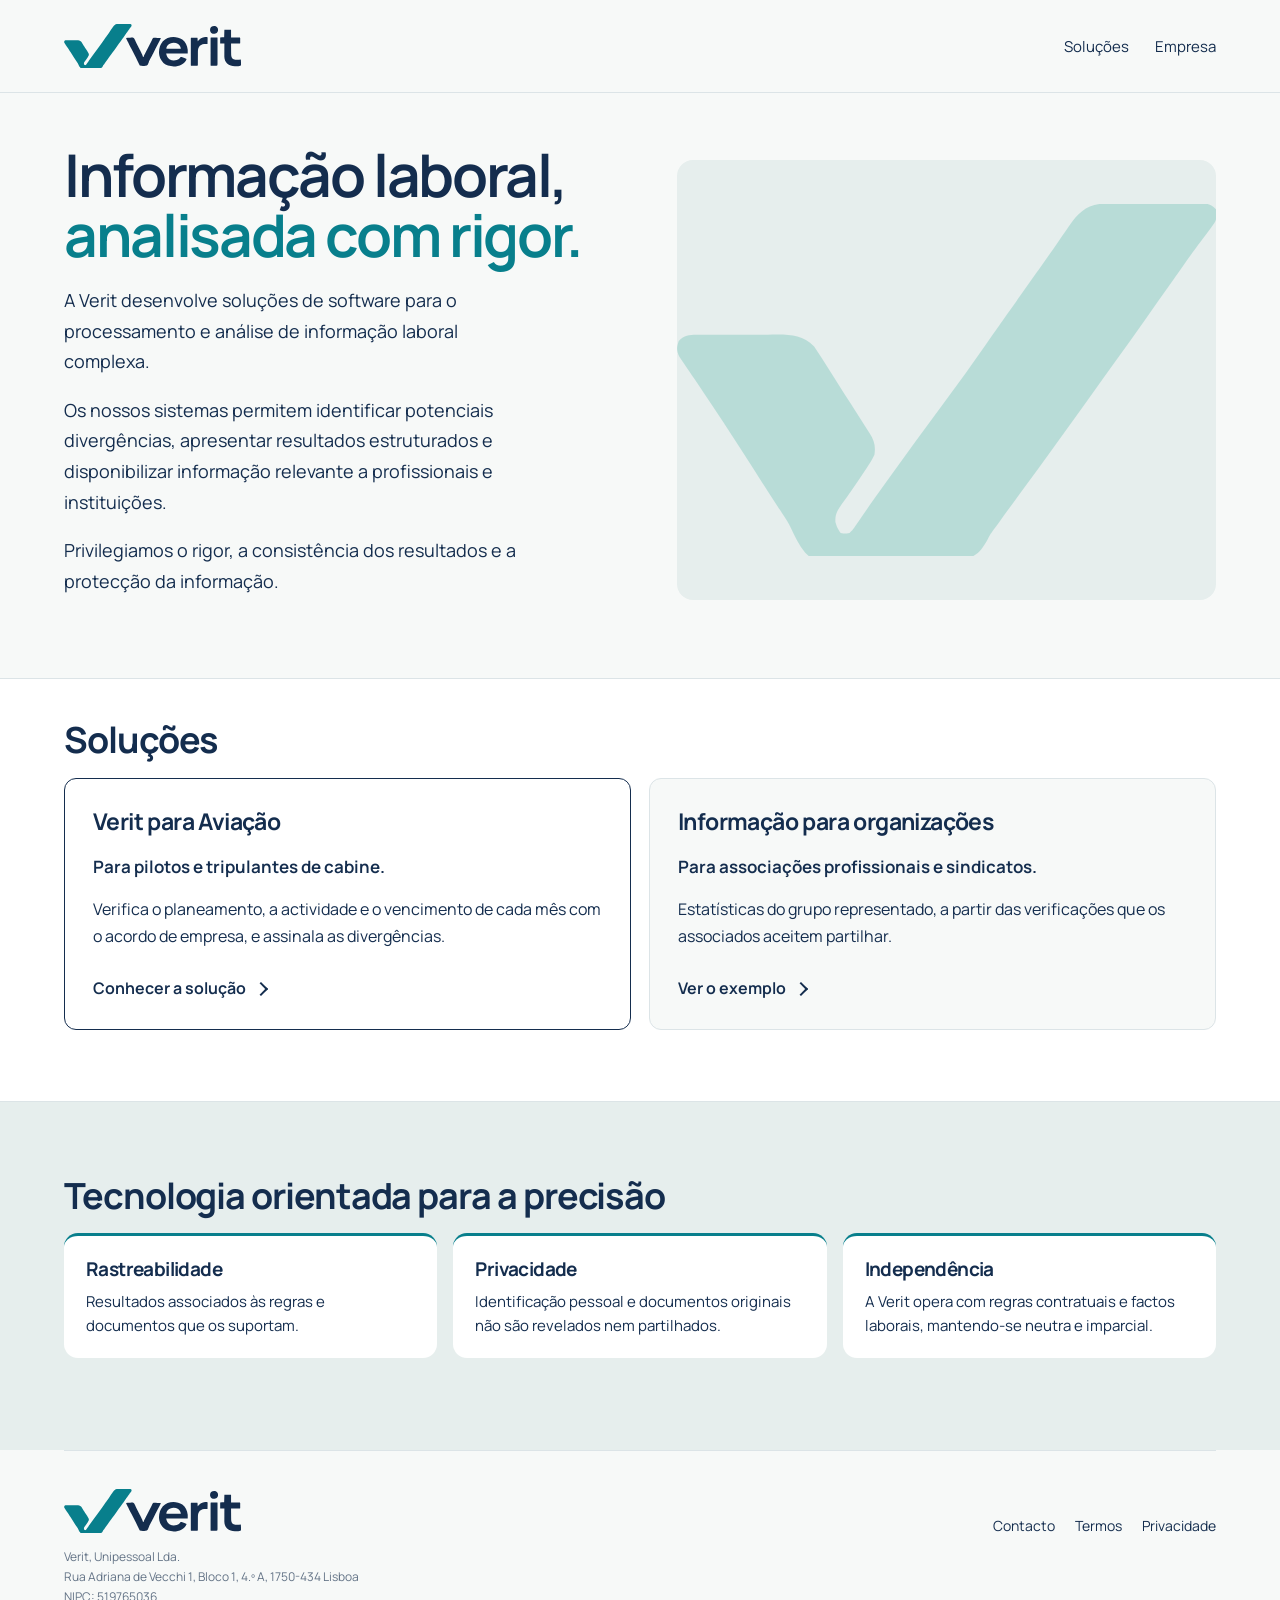
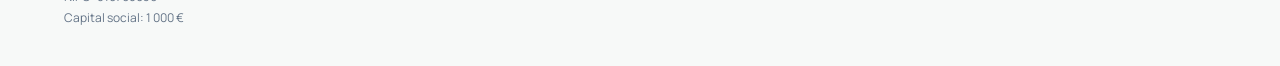
<file: index.html>
<!DOCTYPE html><html lang="pt-PT"><head><meta charSet="utf-8"/><meta name="viewport" content="width=device-width, initial-scale=1"/><link rel="preload" href="/brand/verit-horizontal.svg" as="image"/><link rel="stylesheet" href="/_next/static/chunks/2-kdbgq0ei7hj.css" data-precedence="next"/><link rel="preload" as="script" fetchPriority="low" href="/_next/static/chunks/2udme52dpf0ne.js"/><script src="/_next/static/chunks/0xahm4a2my15v.js" async=""></script><script src="/_next/static/chunks/44g0duest-lyw.js" async=""></script><script src="/_next/static/chunks/turbopack-2u1d16houkiyo.js" async=""></script><script src="/_next/static/chunks/2_fxnk36s8uq_.js" async=""></script><script src="/_next/static/chunks/15hwfyd29hfic.js" async=""></script><meta name="theme-color" content="#F7F9F8"/><title>Verit — Informação laboral, analisada com rigor</title><meta name="description" content="A Verit desenvolve software que analisa planeamentos, tempos de trabalho e remunerações à luz das regras aplicáveis, com a referência de cada verificação."/><link rel="icon" href="/icon.svg?icon.2-k_0nrg1xyh2.svg" sizes="any" type="image/svg+xml"/><script src="/_next/static/chunks/0cz1d0mv5g_q7.js" noModule=""></script></head><body><div hidden=""><!--$--><!--/$--></div><a class="skip" href="#conteudo">Saltar para o conteúdo</a><div class="topbar"><div class="wrap"><header class="nav"><a class="logo" href="/" aria-label="Verit início"><img src="/brand/verit-horizontal.svg" alt="" width="795" height="198"/></a><nav class="links" aria-label="Principal"><a href="/aviacao">Soluções</a><a href="/empresa">Empresa</a></nav></header></div></div><main class="site" id="conteudo" tabindex="-1"><section class="hero-band"><div class="wrap"><div class="hero"><div><h1>Informação laboral, <em>analisada com rigor.</em></h1><p>A Verit desenvolve soluções de software para o processamento e análise de informação laboral complexa.</p><p>Os nossos sistemas permitem identificar potenciais divergências, apresentar resultados estruturados e disponibilizar informação relevante a profissionais e instituições.</p><p>Privilegiamos o rigor, a consistência dos resultados e a protecção da informação.</p></div><div class="hero-art hero-mark" aria-hidden="true"><div class="giant-v"></div></div></div></div></section><section class="band-white" aria-labelledby="solucoes"><div class="wrap"><h2 id="solucoes">Soluções</h2><div class="split solutions-grid"><article class="card solution-card solution-primary"><h3>Verit para Aviação</h3><p class="card-lead">Para pilotos e tripulantes de cabine.</p><p>Verifica o planeamento, a actividade e o vencimento de cada mês com o acordo de empresa, e assinala as divergências.</p><p><a class="more" href="/aviacao">Conhecer a solução</a></p></article><article class="card solution-card solution-next"><h3>Informação para organizações</h3><p class="card-lead">Para associações profissionais e sindicatos.</p><p>Estatísticas do grupo representado, a partir das verificações que os associados aceitem partilhar.</p><p><a class="more" href="/aviacao#sindicatos">Ver o exemplo</a></p></article></div></div></section><section class="band-tint" aria-labelledby="tecnologia"><div class="wrap"><h2 id="tecnologia">Tecnologia orientada para a precisão</h2><ul class="principles"><li><h3>Rastreabilidade</h3><p>Resultados associados às regras e documentos que os suportam.</p></li><li><h3>Privacidade</h3><p>Identificação pessoal e documentos originais não são revelados nem partilhados.</p></li><li><h3>Independência</h3><p>A Verit opera com regras contratuais e factos laborais, mantendo-se neutra e imparcial.</p></li></ul></div></section></main><div class="wrap"><footer class="footer"><div class="foottop"><a class="logo" href="/" aria-label="Verit início"><img src="/brand/verit-horizontal.svg" alt="" width="795" height="198"/></a><nav class="footlinks" aria-label="No fim da página"><a href="/empresa#contacto">Contacto</a><a href="/termos">Termos</a><a href="/privacidade">Privacidade</a></nav></div><div class="footlegal"><p>Verit, Unipessoal Lda.</p><p>Rua Adriana de Vecchi 1, Bloco 1, 4.º A, 1750-434 Lisboa</p><p>NIPC: 519765036</p><p>Capital social: 1 000 €</p></div></footer></div><!--$--><!--/$--><script id="_R_">(globalThis["TURBOPACK"] || (globalThis["TURBOPACK"] = [])).push({"otherChunks":["static/chunks/2udme52dpf0ne.js","static/chunks/0xahm4a2my15v.js","static/chunks/44g0duest-lyw.js"],"runtimeModuleIds":[94553]});</script><script src="/_next/static/chunks/2udme52dpf0ne.js" async=""></script><script>(self.__next_f=self.__next_f||[]).push([0])</script><script>self.__next_f.push([1,"1:\"$Sreact.fragment\"\n2:\"/_next/static/chunks/2_fxnk36s8uq_.js\"\n3:I[39756,[\"$2\"],\"default\"]\n4:I[37457,[\"$2\"],\"default\"]\n6:\"/_next/static/chunks/15hwfyd29hfic.js\"\n7:\"LegacyHashRedirect\"\n8:I[10015,[\"$2\",\"$6\"],\"$7\"]\nd:\"ViewportBoundary\"\ne:I[97367,[\"$2\"],\"$d\"]\n10:\"MetadataBoundary\"\n11:I[97367,[\"$2\"],\"$10\"]\n12:\"$Sreact.suspense\"\n14:I[68027,[\"$2\"],\"default\",1]\n:HL[\"/_next/static/chunks/2-kdbgq0ei7hj.css\",\"style\"]\n:HL[\"/brand/verit-horizontal.svg\",\"image\"]\n5:[[\"children\",{\"s\":\"__PAGE__\",\"h\":512,\"d\":{\"r\":[\"$\",\"$1\",\"c\",{\"children\":[[[\"$\",\"a\",null,{\"className\":\"skip\",\"href\":\"#conteudo\",\"children\":\"Saltar para o conteúdo\"}],[\"$\",\"div\",null,{\"className\":\"topbar\",\"children\":[\"$\",\"div\",null,{\"className\":\"wrap\",\"children\":[\"$\",\"header\",null,{\"className\":\"nav\",\"children\":[[\"$\",\"a\",null,{\"className\":\"logo\",\"href\":\"/\",\"aria-label\":\"Verit início\",\"children\":[\"$\",\"img\",null,{\"src\":\"/brand/verit-horizontal.svg\",\"alt\":\"\",\"width\":795,\"height\":198}]}],[\"$\",\"nav\",null,{\"className\":\"links\",\"aria-label\":\"Principal\",\"children\":[[\"$\",\"a\",\"/aviacao\",{\"href\":\"/aviacao\",\"aria-current\":\"$undefined\",\"children\":\"Soluções\"}],[\"$\",\"a\",\"/empresa\",{\"href\":\"/empresa\",\"aria-current\":\"$undefined\",\"children\":\"Empresa\"}]]}]]}]}]}],[\"$\",\"main\",null,{\"className\":\"site\",\"id\":\"conteudo\",\"tabIndex\":-1,\"children\":[[\"$\",\"$L8\",null,{\"from\":\"#empresa\",\"to\":\"/empresa\"}],[\"$\",\"section\",null,{\"className\":\"hero-band\",\"children\":[\"$\",\"div\",null,{\"className\":\"wrap\",\"children\":[\"$\",\"div\",null,{\"className\":\"hero\",\"children\":[[\"$\",\"div\",null,{\"children\":[[\"$\",\"h1\",null,{\"children\":[\"Informação laboral, \",[\"$\",\"em\",null,{\"children\":\"analisada com rigor.\"}]]}],[\"$\",\"p\",null,{\"children\":\"A Verit desenvolve soluções de software para o processamento e análise de informação laboral complexa.\"}],[\"$\",\"p\",null,{\"children\":\"Os nossos sistemas permitem identificar potenciais divergências, apresentar resultados estruturados e disponibilizar informação relevante a profissionais e instituições.\"}],[\"$\",\"p\",null,{\"children\":\"Privilegiamos o rigor, a consistência dos resultados e a protecção da informação.\"}]]}],[\"$\",\"div\",null,{\"className\":\"hero-art hero-mark\",\"aria-hidden\":\"true\",\"children\":[\"$\",\"div\",null,{\"className\":\"giant-v\"}]}]]}]}]}],[\"$\",\"section\",null,{\"className\":\"band-white\",\"aria-labelledby\":\"solucoes\",\"children\":[\"$\",\"div\",null,{\"className\":\"wrap\",\"children\":[[\"$\",\"h2\",null,{\"id\":\"solucoes\",\"children\":\"Soluções\"}],[\"$\",\"div\",null,{\"className\":\"split solutions-grid\",\"children\":[[\"$\",\"article\",null,{\"className\":\"card solution-card solution-primary\",\"children\":[[\"$\",\"h3\",null,{\"children\":\"Verit para Aviação\"}],[\"$\",\"p\",null,{\"className\":\"card-lead\",\"children\":\"Para pilotos e tripulantes de cabine.\"}],[\"$\",\"p\",null,{\"children\":\"Verifica o planeamento, a actividade e o vencimento de cada mês com o acordo de empresa, e assinala as divergências.\"}],[\"$\",\"p\",null,{\"children\":[\"$\",\"a\",null,{\"className\":\"more\",\"href\":\"/aviacao\",\"children\":\"Conhecer a solução\"}]}]]}],[\"$\",\"article\",null,{\"className\":\"card solution-card solution-next\",\"children\":[[\"$\",\"h3\",null,{\"children\":\"Informação para organizações\"}],[\"$\",\"p\",null,{\"className\":\"card-lead\",\"children\":\"Para associações profissionais e sindicatos.\"}],[\"$\",\"p\",null,{\"children\":\"Estatísticas do grupo representado, a partir das verificações que os associados aceitem partilhar.\"}],[\"$\",\"p\",null,{\"children\":[\"$\",\"a\",null,{\"className\":\"more\",\"href\":\"/aviacao#sindicatos\",\"children\":\"Ver o exemplo\"}]}]]}]]}]]}]}],\"$L9\"]}],\"$La\"],[\"$Lb\"],\"$Lc\"]}],\"p\":false,\"v\":null}}]]\n0:{\"P\":null,\"c\":[\"\",\"\"],\"q\":\"\",\"i\":false,\"t\":{\"t\":{\"s\":\"\",\"h\":528,\"d\":{\"r\":[\"$\",\"$1\",\"c\",{\"children\":[[[\"$\",\"link\",\"0\",{\"rel\":\"stylesheet\",\"href\":\"/_next/static/chunks/2-kdbgq0ei7hj.css\",\"precedence\":\"next\",\"crossOrigin\":\"$undefined\",\"nonce\":\"$undefined\"}],[\"$\",\"script\",\"script-0\",{\"src\":\"/_next/static/chunks/2_fxnk36s8uq_.js\",\"async\":true,\"nonce\":\"$undefined\"}]],[\"$\",\"html\",null,{\"lang\":\"pt-PT\",\"children\":[\"$\",\"body\",null,{\"children\":[\"$\",\"$L3\",null,{\"parallelRouterKey\":\"children\",\"error\":\"$undefined\",\"errorStyles\":\"$undefined\",\"errorScripts\":\"$undefined\",\"template\":[\"$\",\"$L4\",null,{}],\"templateStyles\":\"$undefined\",\"templateScripts\":\"$undefined\",\"notFound\":[[[\"$\",\"title\",null,{\"children\":\"404: This page could not be found.\"}],[\"$\",\"div\",null,{\"style\":{\"fontFamily\":\"system-ui,\\\"Segoe UI\\\",Roboto,Helvetica,Arial,sans-serif,\\\"Apple Color Emoji\\\",\\\"Segoe UI Emoji\\\"\",\"height\":\"100vh\",\"textAlign\":\"center\",\"display\":\"flex\",\"flexDirection\":\"column\",\"alignItems\":\"center\",\"justifyContent\":\"center\"},\"children\":[\"$\",\"div\",null,{\"children\":[[\"$\",\"style\",null,{\"dangerouslySetInnerHTML\":{\"__html\":\"body{color:#000;background:#fff;margin:0}.next-error-h1{border-right:1px solid rgba(0,0,0,.3)}@media (prefers-color-scheme:dark){body{color:#fff;background:#000}.next-error-h1{border-right:1px solid rgba(255,255,255,.3)}}\"}}],[\"$\",\"h1\",null,{\"className\":\"next-error-h1\",\"style\":{\"display\":\"inline-block\",\"margin\":\"0 20px 0 0\",\"padding\":\"0 23px 0 0\",\"fontSize\":24,\"fontWeight\":500,\"verticalAlign\":\"top\",\"lineHeight\":\"49px\"},\"children\":404}],[\"$\",\"div\",null,{\"style\":{\"display\":\"inline-block\"},\"children\":[\"$\",\"h2\",null,{\"style\":{\"fontSize\":14,\"fontWeight\":400,\"lineHeight\":\"49px\",\"margin\":0},\"children\":\"This page could not be found.\"}]}]]}]}]],[]],\"forbidden\":\"$undefined\",\"unauthorized\":\"$undefined\"}]}]}]]}],\"p\":false,\"v\":null},\"c\":\"$Q5\"},\"h\":{\"r\":[\"$\",\"$1\",\"h\",{\"children\":[null,[\"$\",\"$Le\",null,{\"children\":\"$Lf\"}],[\"$\",\"$L11\",null,{\"children\":[[\"$\",\"div\",null,{\"hidden\":true,\"children\":[\"$\",\"$12\",null,{\"name\":\"Next.Metadata\",\"children\":\"$L13\"}]}],null]}],null]}],\"p\":false,\"v\":null}},\"m\":\"$undefined\",\"G\":[\"$14\",[[\"$\",\"link\",\"0\",{\"rel\":\"stylesheet\",\"href\":\"/_next/static/chunks/2-kdbgq0ei7hj.css\",\"precedence\":\"next\",\"crossOrigin\":\"$undefined\",\"nonce\":\"$undefined\"}]]],\"S\":true,\"r\":\"$undefined\",\"s\":\"$undefined\",\"a\":\"$undefined\",\"l\":\"$undefined\",\"p\":\"$undefined\",\"d\":\"$undefined\",\"b\":\"fQcJb8UgRJX-ZV9vV9kqZ\"}\n15:I[97367,[\"$2\"],\"OutletBoundary\"]\n9:[\"$\",\"section\",null,{\"className\":\"band-tint\",\"aria-labelledby\":\"tecnologia\",\"children\":[\"$\",\"div\",null,{\"className\":\"wrap\",\"children\":[[\"$\",\"h2\",null,{\"id\":\"tecnologia\",\"children\":\"Tecnologia orientada para a precisão\"}],[\"$\",\"ul\",null,{\"className\":\"principles\",\"children\":[[\"$\",\"li\",\"Rastreabilidade\",{\"children\":[[\"$\",\"h3\",null,{\"children\":\"Rastreabilidade\"}],[\"$\",\"p\",null,{\"children\":\"Resultados associados às regras e documentos que os suportam.\"}]]}],[\"$\",\"li\",\"Privacidade\",{\"children\":[[\"$\",\"h3\",null,{\"children\":\"Privacidade\"}],[\"$\",\"p\",null,{\"children\":\"Identificação pessoal e documentos originais não são revelados nem partilhados.\"}]]}],[\"$\",\"li\",\"Independência\",{\"children\":[[\"$\",\"h3\",null,{\"children\":\"Independência\"}],[\"$\",\"p\",null,{\"children\":\"A Verit opera com regras contratuais e factos laborais, mantendo-se neutra e imparcial.\"}]]}]]}]]}]}]\na:[\"$\",\"div\",null,{\"className\":\"wrap\",\"children\":[\"$\",\"footer\",null,{\"className\":\"footer\",\"children\":[[\"$\",\"div\",null,{\"className\":\"foottop\",\"children\":[[\"$\",\"a\",null,{\"className\":\"logo\",\"href\":\"/\",\"aria-label\":\"Verit início\",\"children\":[\"$\",\"img\",null,{\"src\":\"/brand/verit-horizontal.svg\",\"alt\":\"\",\"width\":795,\"height\":198}]}],[\"$\",\"nav\",null,{\"className\":\"footlinks\",\"aria-label\":\"No fim da página\",\"children\":[[\"$\",\"a\",\"/empresa#contacto\",{\"href\":\"/empresa#contacto\",\"children\":\"Contacto\"}],[\"$\",\"a\",\"/termos\",{\"href\":\"/termos\",\"children\":\"Termos\"}],[\"$\",\"a\",\"/privacidade\",{\"href\":\"/privacidade\",\"children\":\"Privacidade\"}]]}]]}],[\"$\",\"div\",null,{\"className\":\"footlegal\",\"children\":[[\"$\",\"p\",\"Verit, Unipessoal Lda.\",{\"children\":\"Verit, Unipessoal Lda.\"}],[\"$\",\"p\",\"Rua Adriana de Vecchi 1, Bloco 1, 4.º A, 1750-434 Lisboa\",{\"children\":\"Rua Adriana de Vecchi 1, Bloco 1, 4.º A, 1750-434 Lisboa\"}],[\"$\",\"p\",\"NIPC: 519765036\",{\"children\":\"NIPC: 519765036\"}],[\"$\",\"p\",\"Capital social: 1 000 €\",{\"children\":\"Capital social: 1 000 €\"}]]}]]}]}]\nb:[\"$\",\"script\",\"script-0\",{\"src\":\"/_next/static/chunks/15hwfyd29hfic.js\",\"async\":true,\"nonce\":\"$undefined\"}]\nc:[\"$\",\"$L15\",null,{\"children\":[\"$\",\"$12\",null,{\"name\":\"Next.MetadataOutlet\",\"children\":\"$@16\"}]}]\nf:[[\"$\",\"meta\",\"0\",{\"charSet\":\"utf-8\"}],[\"$\",\"meta\",\"1\",{\"name\":\"viewport\",\"content\":\"width=device-width, initial-scale=1\"}],[\"$\",\"meta\",\"2\",{\"name\":\"theme-color\",\"content\":\"#F7F9F8\"}]]\n17:I[27201,[\"$2\"],\"IconMark\"]\n13:[[\"$\",\"title\",\"0\",{\"children\":\"Verit — Informação laboral, analisada com rigor\"}],[\"$\",\"meta\",\"1\",{\"name\":\"description\",\"content\":\"A Verit desenvolve software que analisa planeamentos, tempos de trabalho e remunerações à luz das regras aplicáveis, com a referência de cada verificação.\"}],[\"$\",\"link\",\"2\",{\"rel\":\"icon\",\"href\":\"/icon.svg?icon.2-k_0nrg1xyh2.svg\",\"sizes\":\"any\",\"type\":\"image/svg+xml\"}],[\"$\",\"$L17\",\"3\",{}]]\n16:null\n"])</script></body></html>
</file>
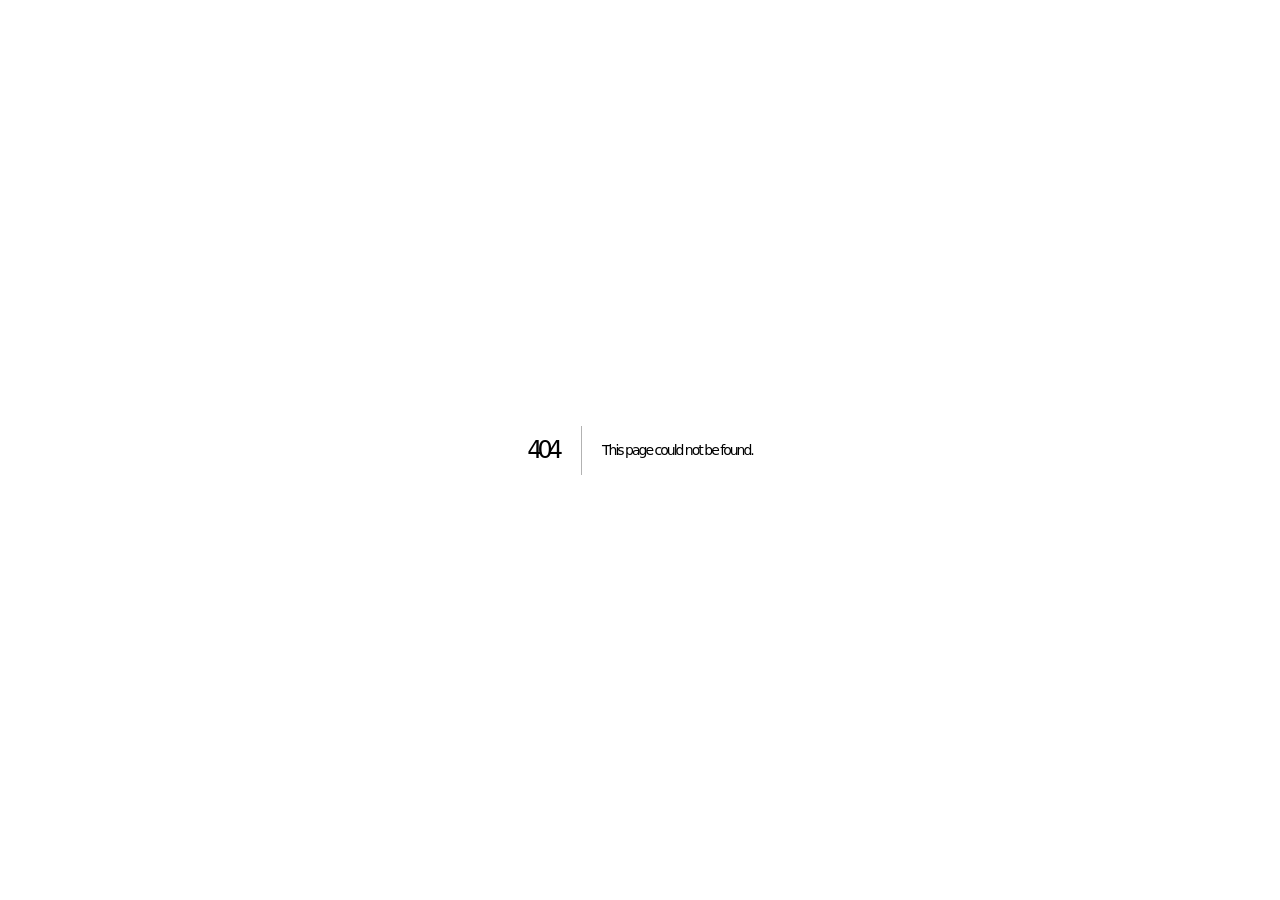
<file: 404/index.html>
<!DOCTYPE html><html lang="pt-PT"><head><meta charSet="utf-8"/><meta name="viewport" content="width=device-width, initial-scale=1"/><link rel="stylesheet" href="/_next/static/chunks/2-kdbgq0ei7hj.css" data-precedence="next"/><link rel="preload" as="script" fetchPriority="low" href="/_next/static/chunks/2udme52dpf0ne.js"/><script src="/_next/static/chunks/0xahm4a2my15v.js" async=""></script><script src="/_next/static/chunks/44g0duest-lyw.js" async=""></script><script src="/_next/static/chunks/turbopack-2u1d16houkiyo.js" async=""></script><script src="/_next/static/chunks/2_fxnk36s8uq_.js" async=""></script><meta name="robots" content="noindex"/><meta name="theme-color" content="#F7F9F8"/><title>Verit — Informação laboral, analisada com rigor</title><meta name="description" content="A Verit desenvolve software que analisa planeamentos, tempos de trabalho e remunerações à luz das regras aplicáveis, com a referência de cada verificação."/><link rel="icon" href="/icon.svg?icon.2-k_0nrg1xyh2.svg" sizes="any" type="image/svg+xml"/><title>404: This page could not be found.</title><script src="/_next/static/chunks/0cz1d0mv5g_q7.js" noModule=""></script></head><body><div hidden=""><!--$--><!--/$--></div><div style="font-family:system-ui,&quot;Segoe UI&quot;,Roboto,Helvetica,Arial,sans-serif,&quot;Apple Color Emoji&quot;,&quot;Segoe UI Emoji&quot;;height:100vh;text-align:center;display:flex;flex-direction:column;align-items:center;justify-content:center"><div><style>body{color:#000;background:#fff;margin:0}.next-error-h1{border-right:1px solid rgba(0,0,0,.3)}@media (prefers-color-scheme:dark){body{color:#fff;background:#000}.next-error-h1{border-right:1px solid rgba(255,255,255,.3)}}</style><h1 class="next-error-h1" style="display:inline-block;margin:0 20px 0 0;padding:0 23px 0 0;font-size:24px;font-weight:500;vertical-align:top;line-height:49px">404</h1><div style="display:inline-block"><h2 style="font-size:14px;font-weight:400;line-height:49px;margin:0">This page could not be found.</h2></div></div></div><!--$--><!--/$--><script id="_R_">(globalThis["TURBOPACK"] || (globalThis["TURBOPACK"] = [])).push({"otherChunks":["static/chunks/2udme52dpf0ne.js","static/chunks/0xahm4a2my15v.js","static/chunks/44g0duest-lyw.js"],"runtimeModuleIds":[94553]});</script><script src="/_next/static/chunks/2udme52dpf0ne.js" async=""></script><script>(self.__next_f=self.__next_f||[]).push([0])</script><script>self.__next_f.push([1,"1:\"$Sreact.fragment\"\n2:\"/_next/static/chunks/2_fxnk36s8uq_.js\"\n3:I[39756,[\"$2\"],\"default\"]\n4:I[37457,[\"$2\"],\"default\"]\n8:I[97367,[\"$2\"],\"OutletBoundary\"]\n9:\"$Sreact.suspense\"\nb:\"ViewportBoundary\"\nc:I[97367,[\"$2\"],\"$b\"]\ne:\"MetadataBoundary\"\nf:I[97367,[\"$2\"],\"$e\"]\n11:I[68027,[\"$2\"],\"default\",1]\n:HL[\"/_next/static/chunks/2-kdbgq0ei7hj.css\",\"style\"]\n6:X\n7:[[\"children\",{\"s\":\"__PAGE__\",\"h\":512,\"d\":{\"r\":[\"$\",\"$1\",\"c\",{\"children\":[[[\"$\",\"title\",null,{\"children\":\"404: This page could not be found.\"}],[\"$\",\"div\",null,{\"style\":\"$0:t:t:d:r:props:children:1:props:children:props:children:props:notFound:0:1:props:style\",\"children\":[\"$\",\"div\",null,{\"children\":[[\"$\",\"style\",null,{\"dangerouslySetInnerHTML\":{\"__html\":\"body{color:#000;background:#fff;margin:0}.next-error-h1{border-right:1px solid rgba(0,0,0,.3)}@media (prefers-color-scheme:dark){body{color:#fff;background:#000}.next-error-h1{border-right:1px solid rgba(255,255,255,.3)}}\"}}],[\"$\",\"h1\",null,{\"className\":\"next-error-h1\",\"style\":\"$0:t:t:d:r:props:children:1:props:children:props:children:props:notFound:0:1:props:children:props:children:1:props:style\",\"children\":404}],[\"$\",\"div\",null,{\"style\":\"$0:t:t:d:r:props:children:1:props:children:props:children:props:notFound:0:1:props:children:props:children:2:props:style\",\"children\":[\"$\",\"h2\",null,{\"style\":\"$0:t:t:d:r:props:children:1:props:children:props:children:props:notFound:0:1:props:children:props:children:2:props:children:props:style\",\"children\":\"This page could not be found.\"}]}]]}]}]],null,[\"$\",\"$L8\",null,{\"children\":[\"$\",\"$9\",null,{\"name\":\"Next.MetadataOutlet\",\"children\":\"$@a\"}]}]]}],\"p\":false,\"v\":null}}]]\n5:[[\"children\",{\"s\":\"/_not-found\",\"h\":512,\"d\":{\"r\":[\"$\",\"$1\",\"c\",{\"children\":[null,[\"$\",\"$L3\",null,{\"parallelRouterKey\":\"children\",\"error\":\"$undefined\",\"errorStyles\":\"$undefined\",\"errorScripts\":\"$undefined\",\"template\":[\"$\",\"$L4\",null,{}],\"templateStyles\":\"$undefined\",\"templateScripts\":\"$undefined\",\"notFound\":\"$undefined\",\"forbidden\":\"$undefined\",\"unauthorized\":\"$undefined\"}]]}],\"p\":false,\"v\":\"$6\"},\"c\":\"$Q7\"}]]\n0:{\"P\":null,\"c\":[\"\",\"_not-found\",\"\"],\"q\":\"\",\"i\":false,\"t\":{\"t\":{\"s\":\"\",\"h\":528,\"d\":{\"r\":[\"$\",\"$1\",\"c\",{\"children\":[[[\"$\",\"link\",\"0\",{\"rel\":\"stylesheet\",\"href\":\"/_next/static/chunks/2-kdbgq0ei7hj.css\",\"precedence\":\"next\",\"crossOrigin\":\"$undefined\",\"nonce\":\"$undefined\"}],[\"$\",\"script\",\"script-0\",{\"src\":\"/_next/static/chunks/2_fxnk36s8uq_.js\",\"async\":true,\"nonce\":\"$undefined\"}]],[\"$\",\"html\",null,{\"lang\":\"pt-PT\",\"children\":[\"$\",\"body\",null,{\"children\":[\"$\",\"$L3\",null,{\"parallelRouterKey\":\"children\",\"error\":\"$undefined\",\"errorStyles\":\"$undefined\",\"errorScripts\":\"$undefined\",\"template\":[\"$\",\"$L4\",null,{}],\"templateStyles\":\"$undefined\",\"templateScripts\":\"$undefined\",\"notFound\":[[[\"$\",\"title\",null,{\"children\":\"404: This page could not be found.\"}],[\"$\",\"div\",null,{\"style\":{\"fontFamily\":\"system-ui,\\\"Segoe UI\\\",Roboto,Helvetica,Arial,sans-serif,\\\"Apple Color Emoji\\\",\\\"Segoe UI Emoji\\\"\",\"height\":\"100vh\",\"textAlign\":\"center\",\"display\":\"flex\",\"flexDirection\":\"column\",\"alignItems\":\"center\",\"justifyContent\":\"center\"},\"children\":[\"$\",\"div\",null,{\"children\":[[\"$\",\"style\",null,{\"dangerouslySetInnerHTML\":{\"__html\":\"body{color:#000;background:#fff;margin:0}.next-error-h1{border-right:1px solid rgba(0,0,0,.3)}@media (prefers-color-scheme:dark){body{color:#fff;background:#000}.next-error-h1{border-right:1px solid rgba(255,255,255,.3)}}\"}}],[\"$\",\"h1\",null,{\"className\":\"next-error-h1\",\"style\":{\"display\":\"inline-block\",\"margin\":\"0 20px 0 0\",\"padding\":\"0 23px 0 0\",\"fontSize\":24,\"fontWeight\":500,\"verticalAlign\":\"top\",\"lineHeight\":\"49px\"},\"children\":404}],[\"$\",\"div\",null,{\"style\":{\"display\":\"inline-block\"},\"children\":[\"$\",\"h2\",null,{\"style\":{\"fontSize\":14,\"fontWeight\":400,\"lineHeight\":\"49px\",\"margin\":0},\"children\":\"This page could not be found.\"}]}]]}]}]],[]],\"forbidden\":\"$undefined\",\"unauthorized\":\"$undefined\"}]}]}]]}],\"p\":false,\"v\":null},\"c\":\"$Q5\"},\"h\":{\"r\":[\"$\",\"$1\",\"h\",{\"children\":[[\"$\",\"meta\",null,{\"name\":\"robots\",\"content\":\"noindex\"}],[\"$\",\"$Lc\",null,{\"children\":\"$Ld\"}],[\"$\",\"$Lf\",null,{\"children\":[[\"$\",\"div\",null,{\"hidden\":true,\"children\":[\"$\",\"$9\",null,{\"name\":\"Next.Metadata\",\"children\":\"$L10\"}]}],null]}],null]}],\"p\":false,\"v\":null}},\"m\":\"$undefined\",\"G\":[\"$11\",[[\"$\",\"link\",\"0\",{\"rel\":\"stylesheet\",\"href\":\"/_next/static/chunks/2-kdbgq0ei7hj.css\",\"precedence\":\"next\",\"crossOrigin\":\"$undefined\",\"nonce\":\"$undefined\"}]]],\"S\":true,\"r\":\"$undefined\",\"s\":\"$undefined\",\"a\":\"$undefined\",\"l\":\"$undefined\",\"p\":\"$undefined\",\"d\":\"$undefined\",\"b\":\"fQcJb8UgRJX-ZV9vV9kqZ\"}\n6:C\nd:[[\"$\",\"meta\",\"0\",{\"charSet\":\"utf-8\"}],[\"$\",\"meta\",\"1\",{\"name\":\"viewport\",\"content\":\"width=device-width, initial-scale=1\"}],[\"$\",\"meta\",\"2\",{\"name\":\"theme-color\",\"content\":\"#F7F9F8\"}]]\n12:I[27201,[\"$2\"],\"IconMark\"]\na:null\n10:[[\"$\",\"title\",\"0\",{\"children\":\"Verit — Informação laboral, analisada com rigor\"}],[\"$\",\"meta\",\"1\",{\"name\":\"description\",\"content\":\"A Verit desenvolve software que analisa planeamentos, tempos de trabalho e remunerações à luz das regras aplicáveis, com a referência de cada verificação.\"}],[\"$\",\"link\",\"2\",{\"rel\":\"icon\",\"href\":\"/icon.svg?icon.2-k_0nrg1xyh2.svg\",\"sizes\":\"any\",\"type\":\"image/svg+xml\"}],[\"$\",\"$L12\",\"3\",{}]]\n"])</script></body></html>
</file>
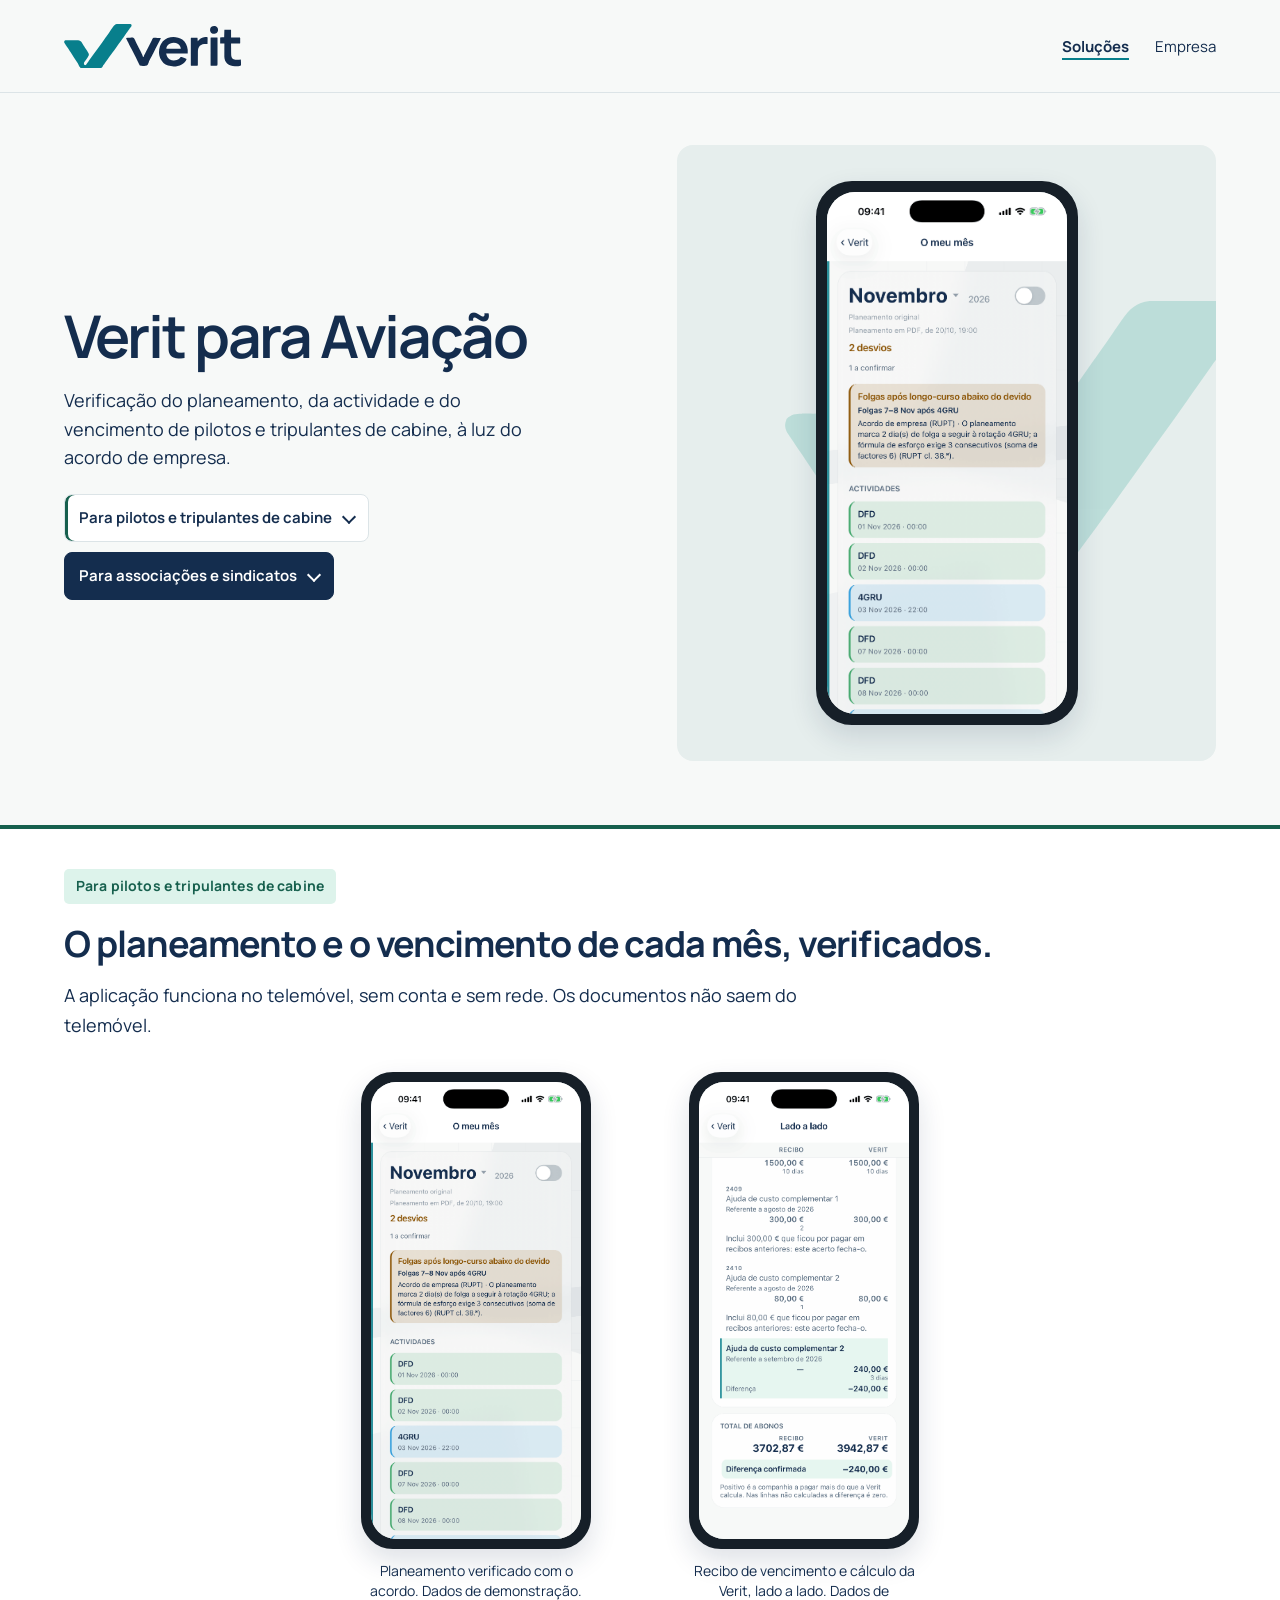
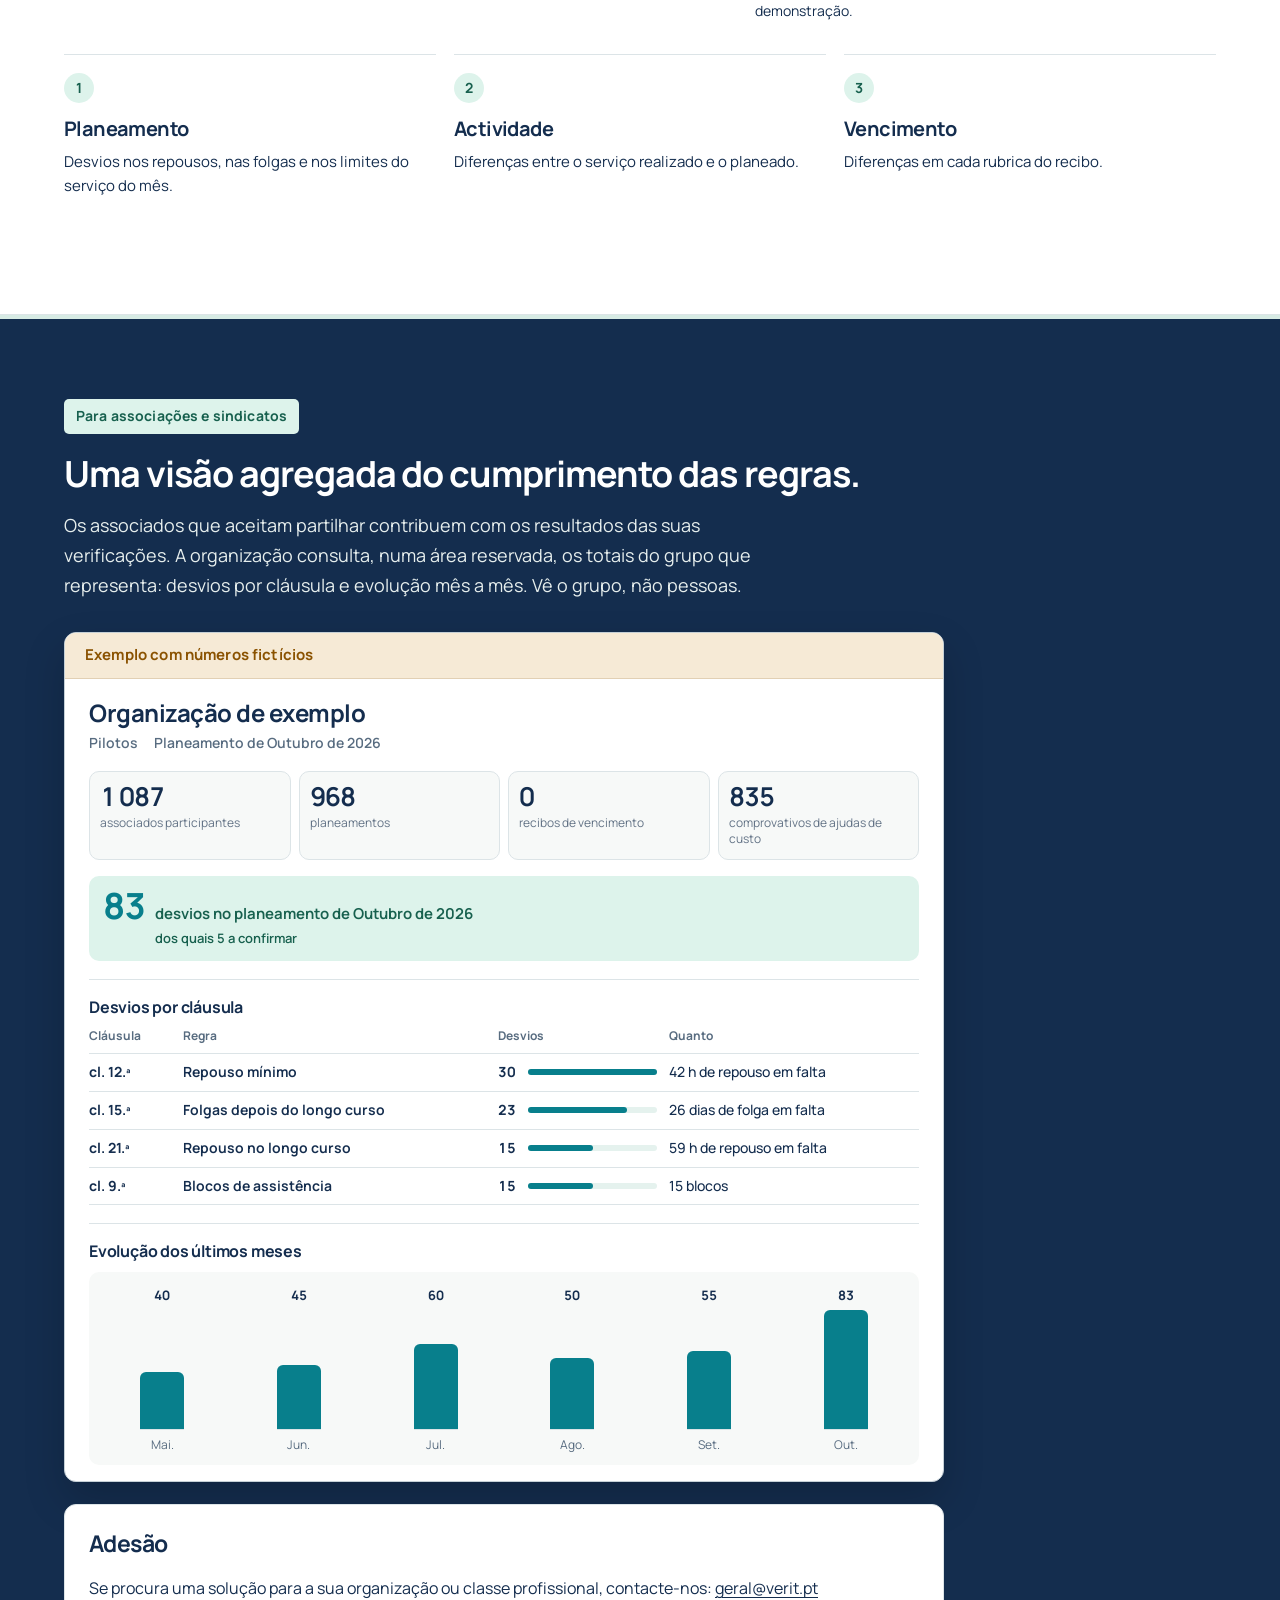
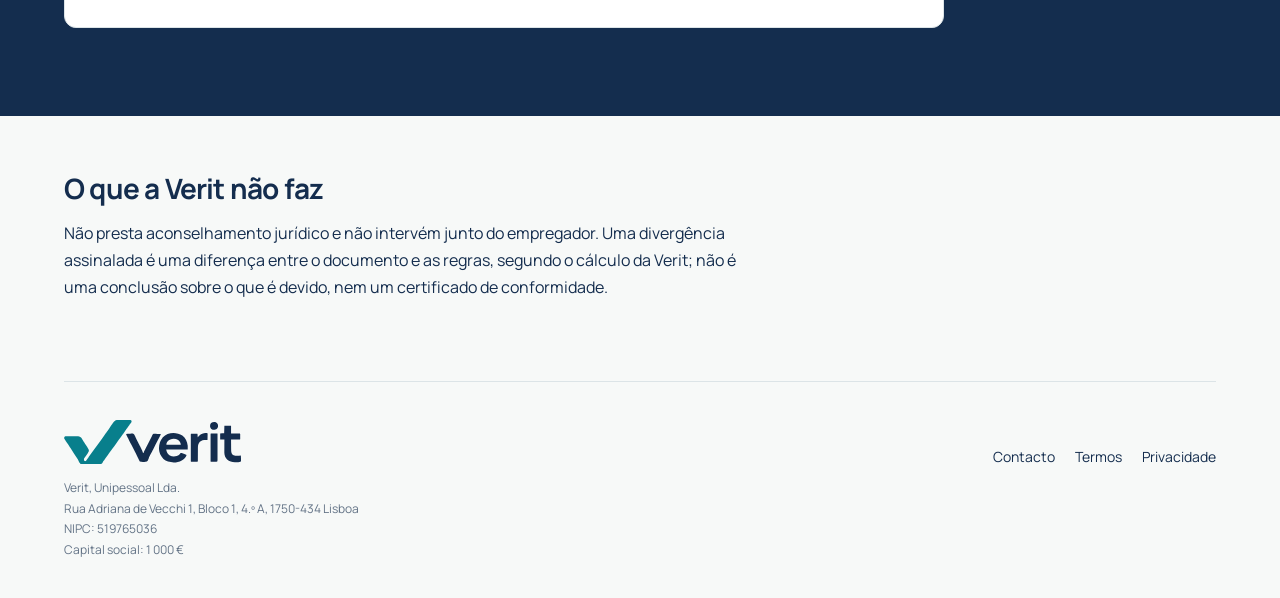
<file: aviacao/index.html>
<!DOCTYPE html><html lang="pt-PT"><head><meta charSet="utf-8"/><meta name="viewport" content="width=device-width, initial-scale=1"/><link rel="preload" href="/brand/verit-horizontal.svg" as="image"/><link rel="preload" as="image" href="/app/planeamento.png"/><link rel="preload" as="image" href="/app/recibo.png"/><link rel="stylesheet" href="/_next/static/chunks/2-kdbgq0ei7hj.css" data-precedence="next"/><link rel="preload" as="script" fetchPriority="low" href="/_next/static/chunks/2udme52dpf0ne.js"/><script src="/_next/static/chunks/0xahm4a2my15v.js" async=""></script><script src="/_next/static/chunks/44g0duest-lyw.js" async=""></script><script src="/_next/static/chunks/turbopack-2u1d16houkiyo.js" async=""></script><script src="/_next/static/chunks/2_fxnk36s8uq_.js" async=""></script><script src="/_next/static/chunks/2tf7k_i9xwv63.js" async=""></script><meta name="theme-color" content="#F7F9F8"/><title>Verit para Aviação</title><meta name="description" content="Verificação de planeamentos, actividade e recibos de pilotos e tripulantes de cabine. Estatísticas agregadas para associações e sindicatos."/><link rel="icon" href="/icon.svg?icon.2-k_0nrg1xyh2.svg" sizes="any" type="image/svg+xml"/><script src="/_next/static/chunks/0cz1d0mv5g_q7.js" noModule=""></script></head><body><div hidden=""><!--$--><!--/$--></div><a class="skip" href="#conteudo">Saltar para o conteúdo</a><div class="topbar"><div class="wrap"><header class="nav"><a class="logo" href="/" aria-label="Verit início"><img src="/brand/verit-horizontal.svg" alt="" width="795" height="198"/></a><nav class="links" aria-label="Principal"><a href="/aviacao" aria-current="page">Soluções</a><a href="/empresa">Empresa</a></nav></header></div></div><main class="site" id="conteudo" tabindex="-1"><section class="hero-band"><div class="wrap"><div class="hero"><div><h1>Verit para Aviação</h1><p class="lede">Verificação do planeamento, da actividade e do vencimento de pilotos e tripulantes de cabine, à luz do acordo de empresa.</p><ul class="audience-jumps"><li><a class="jump jump-crew" href="#tripulantes">Para pilotos e tripulantes de cabine</a></li><li><a class="jump jump-org" href="#sindicatos">Para associações e sindicatos</a></li></ul></div><div class="hero-art"><div class="giant-v" aria-hidden="true"></div><figure class="phone"><div class="phone-frame"><div class="phone-screen"><img src="/app/planeamento.png" alt="Planeamento verificado com o acordo no telemóvel, com desvios assinalados. Dados de demonstração." width="1206" height="2622"/></div></div></figure></div></div></div></section><section class="audience audience-crew" id="tripulantes" aria-labelledby="t-tripulantes"><div class="wrap"><p class="audience-label">Para pilotos e tripulantes de cabine</p><h2 id="t-tripulantes">O planeamento e o vencimento de cada mês, verificados.</h2><p class="audience-intro">A aplicação funciona no telemóvel, sem conta e sem rede. Os documentos não saem do telemóvel.</p><div class="gallery" role="region" aria-label="Ecrãs da aplicação para pilotos e tripulantes de cabine" tabindex="0"><figure class="phone"><div class="phone-frame"><div class="phone-screen"><img src="/app/planeamento.png" alt="Planeamento verificado com o acordo no telemóvel, com desvios assinalados. Dados de demonstração." width="1206" height="2622"/></div></div><figcaption>Planeamento verificado com o acordo. Dados de demonstração.</figcaption></figure><figure class="phone"><div class="phone-frame"><div class="phone-screen"><img src="/app/recibo.png" alt="Recibo de vencimento e cálculo da Verit lado a lado no telemóvel, com uma diferença identificada. Dados de demonstração." width="1206" height="2622"/></div></div><figcaption>Recibo de vencimento e cálculo da Verit, lado a lado. Dados de demonstração.</figcaption></figure></div><ol class="steps"><li><h3>Planeamento</h3><p>Desvios nos repousos, nas folgas e nos limites do serviço do mês.</p></li><li><h3>Actividade</h3><p>Diferenças entre o serviço realizado e o planeado.</p></li><li><h3>Vencimento</h3><p>Diferenças em cada rubrica do recibo.</p></li></ol></div></section><section class="audience audience-org" id="sindicatos" aria-labelledby="t-sindicatos"><div class="wrap"><p class="audience-label">Para associações e sindicatos</p><h2 id="t-sindicatos">Uma visão agregada do cumprimento das regras.</h2><p class="audience-intro">Os associados que aceitam partilhar contribuem com os resultados das suas verificações. A organização consulta, numa área reservada, os totais do grupo que representa: desvios por cláusula e evolução mês a mês. Vê o grupo, não pessoas.</p><figure class="report" aria-labelledby="relatorio-exemplo"><p class="report-banner" id="relatorio-exemplo">Exemplo com números fictícios</p><div class="report-body"><header class="report-head"><p class="report-org">Organização de exemplo</p><p class="report-meta"><span>Pilotos</span><span>Planeamento de Outubro de 2026</span></p></header><ul class="meters report-meters"><li><strong>1 087</strong><span>associados participantes</span></li><li><strong>968</strong><span>planeamentos</span></li><li><strong>0</strong><span>recibos de vencimento</span></li><li><strong>835</strong><span>comprovativos de ajudas de custo</span></li></ul><p class="deviation-total"><strong>83</strong><span>desvios no planeamento de <!-- -->Outubro de 2026<em>dos quais <!-- -->5<!-- --> a confirmar</em></span></p><section class="report-block" aria-labelledby="relatorio-clausulas"><h3 id="relatorio-clausulas">Desvios por cláusula</h3><div class="table-scroll"><table class="org-table"><caption class="sr-only">Desvios por cláusula no planeamento de <!-- -->Outubro de 2026<!-- -->. <!-- -->Exemplo com números fictícios<!-- -->.</caption><thead><tr><th scope="col">Cláusula</th><th scope="col">Regra</th><th scope="col">Desvios</th><th scope="col">Quanto</th></tr></thead><tbody><tr><th scope="row" class="c-clause">cl. 12.ª</th><td class="c-rule">Repouso mínimo</td><td class="c-count"><span class="count"><b>30</b><span class="track" aria-hidden="true"><span class="bar" style="width:100%"></span></span></span></td><td class="c-amount">42 h de repouso em falta</td></tr><tr><th scope="row" class="c-clause">cl. 15.ª</th><td class="c-rule">Folgas depois do longo curso</td><td class="c-count"><span class="count"><b>23</b><span class="track" aria-hidden="true"><span class="bar" style="width:77%"></span></span></span></td><td class="c-amount">26 dias de folga em falta</td></tr><tr><th scope="row" class="c-clause">cl. 21.ª</th><td class="c-rule">Repouso no longo curso</td><td class="c-count"><span class="count"><b>15</b><span class="track" aria-hidden="true"><span class="bar" style="width:50%"></span></span></span></td><td class="c-amount">59 h de repouso em falta</td></tr><tr><th scope="row" class="c-clause">cl. 9.ª</th><td class="c-rule">Blocos de assistência</td><td class="c-count"><span class="count"><b>15</b><span class="track" aria-hidden="true"><span class="bar" style="width:50%"></span></span></span></td><td class="c-amount">15 blocos</td></tr></tbody></table></div></section><section class="report-block" aria-labelledby="relatorio-evolucao"><h3 id="relatorio-evolucao">Evolução dos últimos meses</h3><ol class="report-chart"><li><span class="sr-only">Maio de 2026<!-- -->: <!-- -->40<!-- --> desvios</span><span class="report-chart-value" aria-hidden="true">40</span><span class="report-chart-column" aria-hidden="true"><span class="report-chart-bar" style="height:48%"></span></span><span class="report-chart-month" aria-hidden="true">Mai.</span></li><li><span class="sr-only">Junho de 2026<!-- -->: <!-- -->45<!-- --> desvios</span><span class="report-chart-value" aria-hidden="true">45</span><span class="report-chart-column" aria-hidden="true"><span class="report-chart-bar" style="height:54%"></span></span><span class="report-chart-month" aria-hidden="true">Jun.</span></li><li><span class="sr-only">Julho de 2026<!-- -->: <!-- -->60<!-- --> desvios</span><span class="report-chart-value" aria-hidden="true">60</span><span class="report-chart-column" aria-hidden="true"><span class="report-chart-bar" style="height:72%"></span></span><span class="report-chart-month" aria-hidden="true">Jul.</span></li><li><span class="sr-only">Agosto de 2026<!-- -->: <!-- -->50<!-- --> desvios</span><span class="report-chart-value" aria-hidden="true">50</span><span class="report-chart-column" aria-hidden="true"><span class="report-chart-bar" style="height:60%"></span></span><span class="report-chart-month" aria-hidden="true">Ago.</span></li><li><span class="sr-only">Setembro de 2026<!-- -->: <!-- -->55<!-- --> desvios</span><span class="report-chart-value" aria-hidden="true">55</span><span class="report-chart-column" aria-hidden="true"><span class="report-chart-bar" style="height:66%"></span></span><span class="report-chart-month" aria-hidden="true">Set.</span></li><li><span class="sr-only">Outubro de 2026<!-- -->: <!-- -->83<!-- --> desvios</span><span class="report-chart-value" aria-hidden="true">83</span><span class="report-chart-column" aria-hidden="true"><span class="report-chart-bar" style="height:100%"></span></span><span class="report-chart-month" aria-hidden="true">Out.</span></li></ol></section></div></figure><article class="card org-contact"><h3>Adesão</h3><p>Se procura uma solução para a sua organização ou classe profissional, contacte-nos:<!-- --> <a href="mailto:geral@verit.pt">geral@verit.pt</a></p></article></div></section><section class="band-close" aria-labelledby="t-nao-faz"><div class="wrap"><h2 id="t-nao-faz">O que a Verit não faz</h2><p>Não presta aconselhamento jurídico e não intervém junto do empregador. Uma divergência assinalada é uma diferença entre o documento e as regras, segundo o cálculo da Verit; não é uma conclusão sobre o que é devido, nem um certificado de conformidade.</p></div></section></main><div class="wrap"><footer class="footer"><div class="foottop"><a class="logo" href="/" aria-label="Verit início"><img src="/brand/verit-horizontal.svg" alt="" width="795" height="198"/></a><nav class="footlinks" aria-label="No fim da página"><a href="/empresa#contacto">Contacto</a><a href="/termos">Termos</a><a href="/privacidade">Privacidade</a></nav></div><div class="footlegal"><p>Verit, Unipessoal Lda.</p><p>Rua Adriana de Vecchi 1, Bloco 1, 4.º A, 1750-434 Lisboa</p><p>NIPC: 519765036</p><p>Capital social: 1 000 €</p></div></footer></div><!--$--><!--/$--><script id="_R_">(globalThis["TURBOPACK"] || (globalThis["TURBOPACK"] = [])).push({"otherChunks":["static/chunks/2udme52dpf0ne.js","static/chunks/0xahm4a2my15v.js","static/chunks/44g0duest-lyw.js"],"runtimeModuleIds":[94553]});</script><script src="/_next/static/chunks/2udme52dpf0ne.js" async=""></script><script>(self.__next_f=self.__next_f||[]).push([0])</script><script>self.__next_f.push([1,"1:\"$Sreact.fragment\"\n2:\"/_next/static/chunks/2_fxnk36s8uq_.js\"\n3:I[39756,[\"$2\"],\"default\"]\n4:I[37457,[\"$2\"],\"default\"]\n8:\"/_next/static/chunks/2tf7k_i9xwv63.js\"\n9:I[3517,[\"$2\",\"$8\"],\"PhoneFrame\"]\n11:\"ViewportBoundary\"\n12:I[97367,[\"$2\"],\"$11\"]\n14:\"MetadataBoundary\"\n15:I[97367,[\"$2\"],\"$14\"]\n16:\"$Sreact.suspense\"\n18:I[68027,[\"$2\"],\"default\",1]\n:HL[\"/_next/static/chunks/2-kdbgq0ei7hj.css\",\"style\"]\n:HL[\"/brand/verit-horizontal.svg\",\"image\"]\n6:X\n7:[[\"children\",{\"s\":\"__PAGE__\",\"h\":512,\"d\":{\"r\":[\"$\",\"$1\",\"c\",{\"children\":[[[\"$\",\"a\",null,{\"className\":\"skip\",\"href\":\"#conteudo\",\"children\":\"Saltar para o conteúdo\"}],[\"$\",\"div\",null,{\"className\":\"topbar\",\"children\":[\"$\",\"div\",null,{\"className\":\"wrap\",\"children\":[\"$\",\"header\",null,{\"className\":\"nav\",\"children\":[[\"$\",\"a\",null,{\"className\":\"logo\",\"href\":\"/\",\"aria-label\":\"Verit início\",\"children\":[\"$\",\"img\",null,{\"src\":\"/brand/verit-horizontal.svg\",\"alt\":\"\",\"width\":795,\"height\":198}]}],[\"$\",\"nav\",null,{\"className\":\"links\",\"aria-label\":\"Principal\",\"children\":[[\"$\",\"a\",\"/aviacao\",{\"href\":\"/aviacao\",\"aria-current\":\"page\",\"children\":\"Soluções\"}],[\"$\",\"a\",\"/empresa\",{\"href\":\"/empresa\",\"aria-current\":\"$undefined\",\"children\":\"Empresa\"}]]}]]}]}]}],[\"$\",\"main\",null,{\"className\":\"site\",\"id\":\"conteudo\",\"tabIndex\":-1,\"children\":[[\"$\",\"section\",null,{\"className\":\"hero-band\",\"children\":[\"$\",\"div\",null,{\"className\":\"wrap\",\"children\":[\"$\",\"div\",null,{\"className\":\"hero\",\"children\":[[\"$\",\"div\",null,{\"children\":[[\"$\",\"h1\",null,{\"children\":\"Verit para Aviação\"}],[\"$\",\"p\",null,{\"className\":\"lede\",\"children\":\"Verificação do planeamento, da actividade e do vencimento de pilotos e tripulantes de cabine, à luz do acordo de empresa.\"}],[\"$\",\"ul\",null,{\"className\":\"audience-jumps\",\"children\":[[\"$\",\"li\",null,{\"children\":[\"$\",\"a\",null,{\"className\":\"jump jump-crew\",\"href\":\"#tripulantes\",\"children\":\"Para pilotos e tripulantes de cabine\"}]}],[\"$\",\"li\",null,{\"children\":[\"$\",\"a\",null,{\"className\":\"jump jump-org\",\"href\":\"#sindicatos\",\"children\":\"Para associações e sindicatos\"}]}]]}]]}],[\"$\",\"div\",null,{\"className\":\"hero-art\",\"children\":[[\"$\",\"div\",null,{\"className\":\"giant-v\",\"aria-hidden\":\"true\"}],[\"$\",\"$L9\",null,{\"src\":\"/app/planeamento.png\",\"alt\":\"Planeamento verificado com o acordo no telemóvel, com desvios assinalados. Dados de demonstração.\"}]]}]]}]}]}],[\"$\",\"section\",null,{\"className\":\"audience audience-crew\",\"id\":\"tripulantes\",\"aria-labelledby\":\"t-tripulantes\",\"children\":[\"$\",\"div\",null,{\"className\":\"wrap\",\"children\":[[\"$\",\"p\",null,{\"className\":\"audience-label\",\"children\":\"Para pilotos e tripulantes de cabine\"}],[\"$\",\"h2\",null,{\"id\":\"t-tripulantes\",\"children\":\"O planeamento e o vencimento de cada mês, verificados.\"}],[\"$\",\"p\",null,{\"className\":\"audience-intro\",\"children\":\"A aplicação funciona no telemóvel, sem conta e sem rede. Os documentos não saem do telemóvel.\"}],[\"$\",\"div\",null,{\"className\":\"gallery\",\"role\":\"region\",\"aria-label\":\"Ecrãs da aplicação para pilotos e tripulantes de cabine\",\"tabIndex\":0,\"children\":[[\"$\",\"$L9\",\"/app/planeamento.png\",{\"src\":\"/app/planeamento.png\",\"alt\":\"Planeamento verificado com o acordo no telemóvel, com desvios assinalados. Dados de demonstração.\",\"caption\":\"Planeamento verificado com o acordo. Dados de demonstração.\"}],\"$La\"]}],\"$Lb\"]}]}],\"$Lc\",\"$Ld\"]}],\"$Le\"],[\"$Lf\"],\"$L10\"]}],\"p\":false,\"v\":null}}]]\n5:[[\"children\",{\"s\":\"aviacao\",\"h\":512,\"d\":{\"r\":[\"$\",\"$1\",\"c\",{\"children\":[null,[\"$\",\"$L3\",null,{\"parallelRouterKey\":\"children\",\"error\":\"$undefined\",\"errorStyles\":\"$undefined\",\"errorScripts\":\"$undefined\",\"template\":[\"$\",\"$L4\",null,{}],\"templateStyles\":\"$undefined\",\"templateScripts\":\"$undefined\",\"notFound\":\"$undefined\",\"forbidden\":\"$undefined\",\"unauthorized\":\"$undefined\"}]]}],\"p\":false,\"v\":\"$6\"},\"c\":\"$Q7\"}]]\n0:{\"P\":null,\"c\":[\"\",\"aviacao\",\"\"],\"q\":\"\",\"i\":false,\"t\":{\"t\":{\"s\":\"\",\"h\":528,\"d\":{\"r\":[\"$\",\"$1\",\"c\",{\"children\":[[[\"$\",\"link\",\"0\",{\"rel\":\"stylesheet\",\"href\":\"/_next/static/chunks/2-kdbgq0ei7hj.css\",\"precedence\":\"next\",\"crossOrigin\":\"$undefined\",\"nonce\":\"$undefined\"}],[\"$\",\"script\",\"script-0\",{\"src\":\"/_next/static/chunks/2_fxnk36s8uq_.js\",\"async\":true,\"nonce\":\"$undefined\"}]],[\"$\",\"html\",null,{\"lang\":\"pt-PT\",\"children\":[\"$\",\"body\",null,{\"children\":[\"$\",\"$L3\",null,{\"parallelRouterKey\":\"children\",\"error\":\"$undefined\",\"errorStyles\":\"$undefined\",\"errorScripts\":\"$undefined\",\"template\":[\"$\",\"$L4\",null,{}],\"templateStyles\":\"$undefined\",\"templateScripts\":\"$undefined\",\"notFound\":[[[\"$\",\"title\",null,{\"children\":\"404: This page could not be found.\"}],[\"$\",\"div\",null,{\"style\":{\"fontFamily\":\"system-ui,\\\"Segoe UI\\\",Roboto,Helvetica,Arial,sans-serif,\\\"Apple Color Emoji\\\",\\\"Segoe UI Emoji\\\"\",\"height\":\"100vh\",\"textAlign\":\"center\",\"display\":\"flex\",\"flexDirection\":\"column\",\"alignItems\":\"center\",\"justifyContent\":\"center\"},\"children\":[\"$\",\"div\",null,{\"children\":[[\"$\",\"style\",null,{\"dangerouslySetInnerHTML\":{\"__html\":\"body{color:#000;background:#fff;margin:0}.next-error-h1{border-right:1px solid rgba(0,0,0,.3)}@media (prefers-color-scheme:dark){body{color:#fff;background:#000}.next-error-h1{border-right:1px solid rgba(255,255,255,.3)}}\"}}],[\"$\",\"h1\",null,{\"className\":\"next-error-h1\",\"style\":{\"display\":\"inline-block\",\"margin\":\"0 20px 0 0\",\"padding\":\"0 23px 0 0\",\"fontSize\":24,\"fontWeight\":500,\"verticalAlign\":\"top\",\"lineHeight\":\"49px\"},\"children\":404}],[\"$\",\"div\",null,{\"style\":{\"display\":\"inline-block\"},\"children\":[\"$\",\"h2\",null,{\"style\":{\"fontSize\":14,\"fontWeight\":400,\"lineHeight\":\"49px\",\"margin\":0},\"children\":\"This page could not be found.\"}]}]]}]}]],[]],\"forbidden\":\"$undefined\",\"unauthorized\":\"$undefined\"}]}]}]]}],\"p\":false,\"v\":null},\"c\":\"$Q5\"},\"h\":{\"r\":[\"$\",\"$1\",\"h\",{\"children\":[null,[\"$\",\"$L12\",null,{\"children\":\"$L13\"}],[\"$\",\"$L15\",null,{\"children\":[[\"$\",\"div\",null,{\"hidden\":true,\"children\":[\"$\",\"$16\",null,{\"name\":\"Next.Metadata\",\"children\":\"$L17\"}]}],null]}],null]}],\"p\":false,\"v\":null}},\"m\":\"$undefined\",\"G\":[\"$18\",[[\"$\",\"link\",\"0\",{\"rel\":\"stylesheet\",\"href\":\"/_next/static/chunks/2-kdbgq0ei7hj.css\",\"precedence\":\"next\",\"crossOrigin\":\"$undefined\",\"nonce\":\"$undefined\"}]]],\"S\":true,\"r\":\"$undefined\",\"s\":\"$undefined\",\"a\":\"$undefined\",\"l\":\"$undefined\",\"p\":\"$undefined\",\"d\":\"$undefined\",\"b\":\"fQcJb8UgRJX-ZV9vV9kqZ\"}\n1d:I[97367,[\"$2\"],\"OutletBoundary\"]\n6:C\na:[\"$\",\"$L9\",\"/app/recibo.png\",{\"src\":\"/app/recibo.png\",\"alt\":\"Recibo de vencimento e cálculo da Verit lado a lado no telemóvel, com uma diferença identificada. Dados de demonstração.\",\"caption\":\"Recibo de vencimento e cálculo da Verit, lado a lado. Dados de demonstração.\"}]\nb:[\"$\",\"ol\",null,{\"className\":\"steps\",\"children\":[[\"$\",\"li\",\"Planeamento\",{\"children\":[[\"$\",\"h3\",null,{\"children\":\"Planeamento\"}],[\"$\",\"p\",null,{\"children\":\"Desvios nos repousos, nas folgas e nos limites do serviço do mês.\"}]]}],[\"$\",\"li\",\"Actividade\",{\"children\":[[\"$\",\"h3\",null,{\"children\":\"Actividade\"}],[\"$\",\"p\",null,{\"children\":\"Diferenças entre o serviço realizado e o planeado.\"}]]}],[\"$\",\"li\",\"Vencimento\",{\"children\":[[\"$\",\"h3\",null,{\"children\":\"Vencimento\"}],[\"$\",\"p\",null,{\"children\":\"Diferenças em cada rubrica do recibo.\"}]]}]]}]\nc:[\"$\",\"section\",null,{\"className\":\"audience audience-org\",\"id\":\"sindicatos\",\"aria-labelledby\":\"t-sindicatos\",\"children\":[\"$\",\"div\",null,{\"className\":\"wrap\",\"children\":[[\"$\",\"p\",null,{\"className\":\"audience-label\",\"children\":\"Para associações e sindicatos\"}],[\"$\",\"h2\",null,{\"id\":\"t-sindicatos\",\"children\":\"Uma visão agregada do cumprimento das regras.\"}],[\"$\",\"p\",null,{\"className\":\"audience-intro\",\"children\":\"Os associados que aceitam partilhar contribuem com os resultados das suas verificações. A organização consulta, numa área reservada, os totais do grupo que representa: desvios por cláusula e evolução mês a mês. Vê o grupo, não pessoas.\"}],[\"$\",\"figure\",null,{\"className\":\"report\",\"aria-labelledby\":\"relatorio-exemplo\",\"children\":[[\"$\",\"p\",null,{\"className\":\"report-banner\",\"id\":\"relatorio-exemplo\",\"children\":\"Exemplo com números fictícios\"}],[\"$\",\"div\",null,{\"className\":\"report-body\",\"children\":[[\"$\",\"header\",null,{\"className\":\"report-head\",\"children\":[[\"$\",\"p\",null,{\"className\":\"report-org\",\"children\":\"Organização de exemplo\"}],[\"$\",\"p\",null,{\"className\":\"report-meta\",\"children\":[[\"$\",\"span\",null,{\"children\":\"Pilotos\"}],[\"$\",\"span\",null,{\"children\":\"Planeamento de Outubro de 2026\"}]]}]]}],[\"$\",\"ul\",null,{\"className\":\"meters report-meters\",\"children\":[[\"$\",\"li\",\"associados participantes\",{\"children\":[[\"$\",\"strong\",null,{\"children\":\"1 087\"}],[\"$\",\"span\",null,{\"children\":\"associados participantes\"}]]}],[\"$\",\"li\",\"planeamentos\",{\"children\":[[\"$\",\"strong\",null,{\"children\":\"968\"}],[\"$\",\"span\",null,{\"children\":\"planeamentos\"}]]}],[\"$\",\"li\",\"recibos de vencimento\",{\"children\":[[\"$\",\"strong\",null,{\"children\":\"0\"}],[\"$\",\"span\",null,{\"children\":\"recibos de vencimento\"}]]}],[\"$\",\"li\",\"comprovativos de ajudas de custo\",{\"children\":[[\"$\",\"strong\",null,{\"children\":\"835\"}],[\"$\",\"span\",null,{\"children\":\"comprovativos de ajudas de custo\"}]]}]]}],[\"$\",\"p\",null,{\"className\":\"deviation-total\",\"children\":[[\"$\",\"strong\",null,{\"children\":83}],[\"$\",\"span\",null,{\"children\":[\"desvios no planeamento de \",\"Outubro de 2026\",[\"$\",\"em\",null,{\"children\":[\"dos quais \",5,\" a confirmar\"]}]]}]]}],[\"$\",\"section\",null,{\"className\":\"report-block\",\"aria-labelledby\":\"relatorio-clausulas\",\"children\":[[\"$\",\"h3\",null,{\"id\":\"relatorio-clausulas\",\"children\":\"Desvios por cláusula\"}],[\"$\",\"div\",null,{\"className\":\"table-scroll\",\"children\":[\"$\",\"table\",null,{\"className\":\"org-table\",\"children\":[[\"$\",\"caption\",null,{\"className\":\"sr-only\",\"children\":[\"Desvios por cláusula no planeamento de \",\"Outubro de 2026\",\". \",\"Exemplo com números fictícios\",\".\"]}],[\"$\",\"thead\",null,{\"children\":[\"$\",\"tr\",null,{\"children\":[[\"$\",\"th\",null,{\"scope\":\"col\",\"children\":\"Cláusula\"}],[\"$\",\"th\",null,{\"scope\":\"col\",\"children\":\"Regra\"}],[\"$\",\"th\",null,{\"scope\":\"col\",\"children\":\"Desvios\"}],[\"$\",\"th\",null,{\"scope\":\"col\",\"children\":\"Quanto\"}]]}]}],[\"$\",\"tbody\",null,{\"children\":[[\"$\",\"tr\",\"cl. 12.ª\",{\"children\":[[\"$\",\"th\",null,{\"scope\":\"row\",\"className\":\"c-clause\",\"children\":\"cl. 12.ª\"}],[\"$\",\"td\",null,{\"className\":\"c-rule\",\"children\":\"Repouso mínimo\"}],[\"$\",\"td\",null,{\"className\":\"c-count\",\"children\":[\"$\",\"span\",null,{\"className\":\"count\",\"children\":[[\"$\",\"b\",null,{\"children\":30}],[\"$\",\"span\",null,{\"className\":\"track\",\"aria-hidden\":\"true\",\"children\":[\"$\",\"span\",null,{\"className\":\"bar\",\"style\":{\"width\":\"100%\"}}]}]]}]}],[\"$\",\"td\",null,{\"className\":\"c-amount\",\"children\":\"42 h de repouso em falta\"}]]}],[\"$\",\"tr\",\"cl. 15.ª\",{\"children\":[[\"$\",\"th\",null,{\"scope\":\"row\",\"className\":\"c-clause\",\"children\":\"cl. 15.ª\"}],[\"$\",\"td\",null,{\"className\":\"c-rule\",\"children\":\"Folgas depois do longo curso\"}],[\"$\",\"td\",null,{\"className\":\"c-count\",\"children\":[\"$\",\"span\",null,{\"className\":\"count\",\"children\":[[\"$\",\"b\",null,{\"children\":23}],[\"$\",\"span\",null,{\"className\":\"track\",\"aria-hidden\":\"true\",\"children\":[\"$\",\"span\",null,{\"className\":\"bar\",\"style\":{\"width\":\"77%\"}}]}]]}]}],[\"$\",\"td\",null,{\"className\":\"c-amount\",\"children\":\"26 dias de folga em falta\"}]]}],[\"$\",\"tr\",\"cl. 21.ª\",{\"children\":[[\"$\",\"th\",null,{\"scope\":\"row\",\"className\":\"c-clause\",\"children\":\"cl. 21.ª\"}],[\"$\",\"td\",null,{\"className\":\"c-rule\",\"children\":\"Repouso no longo curso\"}],[\"$\",\"td\",null,{\"className\":\"c-count\",\"children\":[\"$\",\"span\",null,{\"className\":\"count\",\"children\":[[\"$\",\"b\",null,{\"children\":15}],[\"$\",\"span\",null,{\"className\":\"track\",\"aria-hidden\":\"true\",\"children\":[\"$\",\"span\",null,{\"className\":\"bar\",\"style\":{\"width\":\"50%\"}}]}]]}]}],[\"$\",\"td\",null,{\"className\":\"c-amount\",\"children\":\"59 h de repouso em falta\"}]]}],[\"$\",\"tr\",\"cl. 9.ª\",{\"children\":[[\"$\",\"th\",null,{\"scope\":\"row\",\"className\":\"c-clause\",\"children\":\"cl. 9.ª\"}],[\"$\",\"td\",null,{\"className\":\"c-rule\",\"children\":\"Blocos de assistência\"}],[\"$\",\"td\",null,{\"className\":\"c-count\",\"children\":[\"$\",\"span\",null,{\"className\":\"count\",\"children\":[[\"$\",\"b\",null,{\"children\":15}],\"$L19\"]}]}],\"$L1a\"]}]]}]]}]}]]}],\"$L1b\"]}]]}],\"$L1c\"]}]}]\nd:[\"$\",\"section\",null,{\"className\":\"band-close\",\"aria-labelledby\":\"t-nao-faz\",\"children\":[\"$\",\"div\",null,{\"className\":\"wrap\",\"children\":[[\"$\",\"h2\",null,{\"id\":\"t-nao-faz\",\"children\":\"O que a Verit não faz\"}],[\"$\",\"p\",null,{\"children\":\"Não presta aconselhamento jurídico e não intervém junto do empregador. Uma divergência assinalada é uma diferença entre o documento e as regras, segundo o cálculo da Verit; não é uma conclusão sobre o que é devido, nem um certificado de conformidade.\"}]]}]}]\ne:[\"$\",\"div\",null,{\"className\":\"wrap\",\"children\":[\"$\",\"footer\",null,{\"className\":\"footer\",\"children\":[[\"$\",\"div\",null,{\"className\":\"foottop\",\"children\":[[\"$\",\"a\",null,{\"className\":\"logo\",\"href\":\"/\",\"aria-label\":\"Verit início\",\"children\":[\"$\",\"img\",null,{\"src\":\"/brand/verit-horizontal.svg\",\"alt\":\"\",\"width\":795,\"height\":198}]}],[\"$\",\"nav\",null,{\"className\":\"footlinks\",\"aria-label\":\"No fim da página\",\"children\":[[\"$\",\"a\",\"/empresa#contacto\",{\"href\":\"/empresa#contacto\",\"children\":\"Contacto\"}],[\"$\",\"a\",\"/termos\",{\"href\":\"/termos\",\"children\":\"Termos\"}],[\"$\",\"a\",\"/privacidade\",{\"href\":\"/privacidade\",\"children\":\"Privacidade\"}]]}]]}],[\"$\",\"div\",null,{\"className\":\"footlegal\",\"children\":[[\"$\",\"p\",\"Verit, Unipessoal Lda.\",{\"children\":\"Verit, Unipessoal Lda.\"}],[\"$\",\"p\",\"Rua Adriana de Vecchi 1, Bloco 1, 4.º A, 1750-434 Lisboa\",{\"children\":\"Rua Adriana de Vecchi 1, Bloco 1, 4.º A, 1750-434 Lisboa\"}],[\"$\",\"p\",\"NIPC: 519765036\",{\"children\":\"NIPC: 519765036\"}],[\"$\",\"p\",\"Capital social: 1 000 €\",{\"children\":\"Capital social: 1 000 €\"}]]}]]}]}]\nf:[\"$\",\"script\",\"script-0\",{\"src\":\"/_next/static/chunks/2tf7k_i9xwv63.js\",\"async\":true,\"nonce\":\"$undefined\"}]\n10:[\"$\",\"$L1d\",null,{\"children\":[\"$\",\"$16\",null,{\"name\":\"Next.MetadataOutlet\",\"children\":\"$@1e\"}]}]\n19:[\"$\",\"span\",null,{\"className\":\"track\",\"aria-hidden\":\"true\",\"children\":[\"$\",\"span\",null,{\"className\":\"bar\",\"style\":{\"width\":\"50%\"}}]}]\n1a:[\"$\",\"td\",null,{\"className\":\"c-amount\",\"children\":\"15 blocos\"}]\n1b:[\"$\",\"section\",null,{\"className\":\"report-block\",\"aria-labelledby\":\"relatorio-evolucao\",\"children\":[[\"$\",\"h3\",null,{\"id\":\"relatorio-evolucao\",\"children\":\"Evolução dos últimos meses\"}],[\"$\",\"ol\",null,{\"className\":\"report-chart\",\"children\":[[\"$\",\"li\",\"Mai.\",{\"children\":[[\"$\",\"span\",null,{\"className\":\"sr-only\",\"children\":[\"Maio de 2026\",\": \",40,\" desvios\"]}],[\"$\",\"span\",null,{\"className\":\"report-chart-value\",\"aria-hidden\":\"true\",\"children\":40}],[\"$\",\"span\",null,{\"className\":\"report-chart-column\",\"aria-hidden\":\"true\",\"children\":[\"$\",\"span\",null,{\"className\":\"report-chart-bar\",\"style\":{\"height\":\"48%\"}}]}],[\"$\",\"span\",null,{\"className\":\"report-chart-month\",\"aria-hidden\":\"true\",\"children\":\"Mai.\"}]]}],[\"$\",\"li\",\"Jun.\",{\"children\":[[\"$\",\"span\",null,{\"className\":\"sr-only\",\"children\":[\"Junho de 2026\",\": \",45,\" desvios\"]}],[\"$\",\"span\",null,{\"className\":\"report-chart-value\",\"aria-hidden\":\"true\",\"children\":45}],[\"$\",\"span\",null,{\"className\":\"report-chart-column\",\"aria-hidden\":\"true\",\"children\":[\"$\",\"span\",null,{\"className\":\"report-chart-bar\",\"style\":{\"height\":\"54%\"}}]}],[\"$\",\"span\",null,{\"className\":\"report-chart-month\",\"aria-hidden\":\"true\",\"children\":\"Jun.\"}]]}],[\"$\",\"li\",\"Jul.\",{\"children\":[[\"$\",\"span\",null,{\"className\":\"sr-only\",\"children\":[\"Julho de 2026\",\": \",60,\" desvios\"]}],[\"$\",\"span\",null,{\"className\":\"report-chart-value\",\"aria-hidden\":\"true\",\"children\":60}],[\"$\",\"span\",null,{\"className\":\"report-chart-column\",\"aria-hidden\":\"true\",\"children\":[\"$\",\"span\",null,{\"className\":\"report-chart-bar\",\"style\":{\"height\":\"72%\"}}]}],[\"$\",\"span\",null,{\"className\":\"report-chart-month\",\"aria-hidden\":\"true\",\"children\":\"Jul.\"}]]}],[\"$\",\"li\",\"Ago.\",{\"children\":[[\"$\",\"span\",null,{\"className\":\"sr-only\",\"children\":[\"Agosto de 2026\",\": \",50,\" desvios\"]}],[\"$\",\"span\",null,{\"className\":\"report-chart-value\",\"aria-hidden\":\"true\",\"children\":50}],[\"$\",\"span\",null,{\"className\":\"report-chart-column\",\"aria-hidden\":\"true\",\"children\":[\"$\",\"span\",null,{\"className\":\"report-chart-bar\",\"style\":{\"height\":\"60%\"}}]}],[\"$\",\"span\",null,{\"className\":\"report-chart-month\",\"aria-hidden\":\"true\",\"children\":\"Ago.\"}]]}],[\"$\",\"li\",\"Set.\",{\"children\":[[\"$\",\"span\",null,{\"className\":\"sr-only\",\"children\":[\"Setembro de 2026\",\": \",55,\" desvios\"]}],[\"$\",\"span\",null,{\"className\":\"report-chart-value\",\"aria-hidden\":\"true\",\"children\":55}],[\"$\",\"span\",null,{\"className\":\"report-chart-column\",\"aria-hidden\":\"true\",\"children\":[\"$\",\"span\",null,{\"className\":\"report-chart-bar\",\"style\":{\"height\":\"66%\"}}]}],[\"$\",\"span\",null,{\"className\":\"report-chart-month\",\"aria-hidden\":\"true\",\"children\":\"Set.\"}]]}],[\"$\",\"li\",\"Out.\",{\"children\":[[\"$\",\"span\",null,{\"className\":\"sr-only\",\"children\":[\"Outubro de 2026\",\": \",83,\" desvios\"]}],[\"$\",\"span\",null,{\"className\":\"report-chart-value\",\"aria-hidden\":\"true\",\"children\":83}],[\"$\",\"span\",null,{\"className\":\"report-chart-column\",\"aria-hidden\":\"true\",\"children\":[\"$\",\"span\",null,{\"className\":\"report-chart-bar\",\"style\":{\"height\":\"100%\"}}]}],[\"$\",\"span\",null,{\"className\":\"report-chart-month\",\"aria-hidden\":\"true\",\"children\":\"Out.\"}]]}]]}]]}]\n1c:[\"$\",\"article\",null,{\"className\":\"card org-contact\",\"children\":[[\"$\",\"h3\",null,{\"children\":\"Adesão\"}],[\"$\",\"p\",null,{\"children\":[\"Se procura uma solução para a sua organização ou classe profissional, contacte-nos:\",\" \",[\"$\",\"a\",null,{\"href\":\"mailto:geral@verit.pt\",\"children\":\"geral@verit.pt\"}]]}]]}]\n13:[[\"$\",\"meta\",\"0\",{\"charSet\":\"utf-8\"}],[\"$\",\"meta\",\"1\",{\"name\":\"viewport\",\"content\":\"width=device-width, initial-scale=1\"}],[\"$\",\"meta\",\"2\",{\"name\":\"theme-color\",\"content\":\"#F7F9F8\"}]]\n1f:I[27201,[\"$2\"],\"IconMark\"]\n17:[[\"$\",\"title\",\"0\",{\"children\":\"Verit para Aviação\"}],[\"$\",\"meta\",\"1\",{\"name\":\"description\",\"content\":\"Verificação de planeamentos, actividade e recibos de pilotos e tripulantes de cabine. Estatísticas agregadas para associações e sindicatos.\"}],[\"$\",\"link\",\"2\",{\"rel\":\"icon\",\"href\":\"/icon.svg?icon.2-k_0nrg1xyh2.svg\",\"sizes\":\"any\",\"type\":\"image/svg+xml\"}],[\"$\",\"$L1f\",\"3\",{}]]\n1e:null\n"])</script></body></html>
</file>
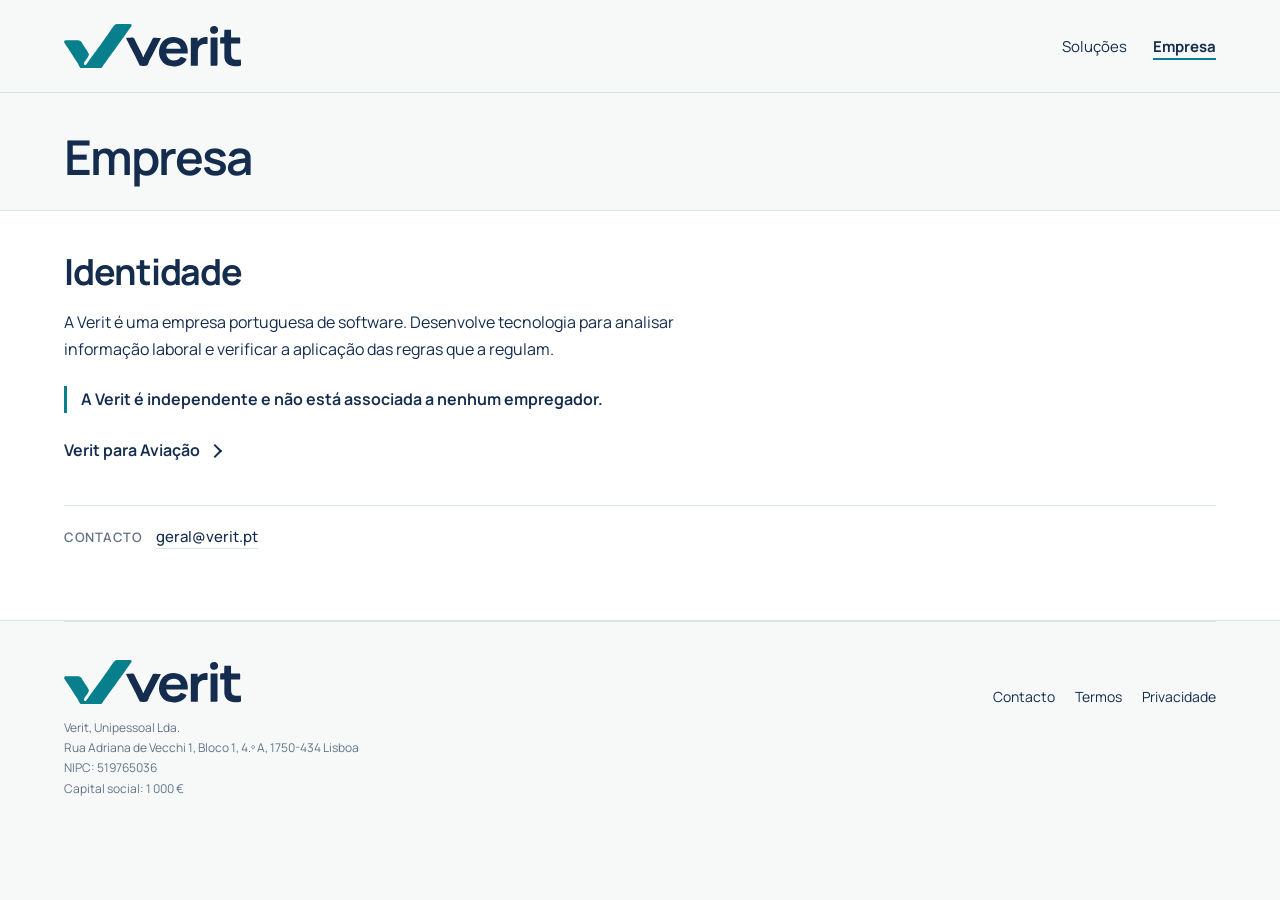
<file: empresa/index.html>
<!DOCTYPE html><html lang="pt-PT"><head><meta charSet="utf-8"/><meta name="viewport" content="width=device-width, initial-scale=1"/><link rel="preload" href="/brand/verit-horizontal.svg" as="image"/><link rel="stylesheet" href="/_next/static/chunks/2-kdbgq0ei7hj.css" data-precedence="next"/><link rel="preload" as="script" fetchPriority="low" href="/_next/static/chunks/2udme52dpf0ne.js"/><script src="/_next/static/chunks/0xahm4a2my15v.js" async=""></script><script src="/_next/static/chunks/44g0duest-lyw.js" async=""></script><script src="/_next/static/chunks/turbopack-2u1d16houkiyo.js" async=""></script><script src="/_next/static/chunks/2_fxnk36s8uq_.js" async=""></script><meta name="theme-color" content="#F7F9F8"/><title>Empresa — Verit</title><meta name="description" content="A Verit é uma empresa portuguesa de software de análise de informação laboral. Identificação e contacto."/><link rel="icon" href="/icon.svg?icon.2-k_0nrg1xyh2.svg" sizes="any" type="image/svg+xml"/><script src="/_next/static/chunks/0cz1d0mv5g_q7.js" noModule=""></script></head><body><div hidden=""><!--$--><!--/$--></div><a class="skip" href="#conteudo">Saltar para o conteúdo</a><div class="topbar"><div class="wrap"><header class="nav"><a class="logo" href="/" aria-label="Verit início"><img src="/brand/verit-horizontal.svg" alt="" width="795" height="198"/></a><nav class="links" aria-label="Principal"><a href="/aviacao">Soluções</a><a href="/empresa" aria-current="page">Empresa</a></nav></header></div></div><main class="site" id="conteudo" tabindex="-1"><section class="hero-band"><div class="wrap"><div class="page-intro"><h1>Empresa</h1></div></div></section><section class="band-white" aria-labelledby="identidade"><div class="wrap"><h2 id="identidade">Identidade</h2><p>A Verit é uma empresa portuguesa de software. Desenvolve tecnologia para analisar informação laboral e verificar a aplicação das regras que a regulam.</p><p class="independence">A Verit é independente e não está associada a nenhum empregador.</p><p><a class="more" href="/aviacao">Verit para Aviação</a></p><div class="contact-inline" id="contacto"><span class="contact-label">Contacto</span><a href="mailto:geral@verit.pt">geral@verit.pt</a></div></div></section></main><div class="wrap"><footer class="footer"><div class="foottop"><a class="logo" href="/" aria-label="Verit início"><img src="/brand/verit-horizontal.svg" alt="" width="795" height="198"/></a><nav class="footlinks" aria-label="No fim da página"><a href="/empresa#contacto">Contacto</a><a href="/termos">Termos</a><a href="/privacidade">Privacidade</a></nav></div><div class="footlegal"><p>Verit, Unipessoal Lda.</p><p>Rua Adriana de Vecchi 1, Bloco 1, 4.º A, 1750-434 Lisboa</p><p>NIPC: 519765036</p><p>Capital social: 1 000 €</p></div></footer></div><!--$--><!--/$--><script id="_R_">(globalThis["TURBOPACK"] || (globalThis["TURBOPACK"] = [])).push({"otherChunks":["static/chunks/2udme52dpf0ne.js","static/chunks/0xahm4a2my15v.js","static/chunks/44g0duest-lyw.js"],"runtimeModuleIds":[94553]});</script><script src="/_next/static/chunks/2udme52dpf0ne.js" async=""></script><script>(self.__next_f=self.__next_f||[]).push([0])</script><script>self.__next_f.push([1,"1:\"$Sreact.fragment\"\n2:\"/_next/static/chunks/2_fxnk36s8uq_.js\"\n3:I[39756,[\"$2\"],\"default\"]\n4:I[37457,[\"$2\"],\"default\"]\nb:\"ViewportBoundary\"\nc:I[97367,[\"$2\"],\"$b\"]\ne:\"MetadataBoundary\"\nf:I[97367,[\"$2\"],\"$e\"]\n10:\"$Sreact.suspense\"\n12:I[68027,[\"$2\"],\"default\",1]\n:HL[\"/_next/static/chunks/2-kdbgq0ei7hj.css\",\"style\"]\n:HL[\"/brand/verit-horizontal.svg\",\"image\"]\n6:X\n7:[[\"children\",{\"s\":\"__PAGE__\",\"h\":512,\"d\":{\"r\":[\"$\",\"$1\",\"c\",{\"children\":[[[\"$\",\"a\",null,{\"className\":\"skip\",\"href\":\"#conteudo\",\"children\":\"Saltar para o conteúdo\"}],[\"$\",\"div\",null,{\"className\":\"topbar\",\"children\":[\"$\",\"div\",null,{\"className\":\"wrap\",\"children\":[\"$\",\"header\",null,{\"className\":\"nav\",\"children\":[[\"$\",\"a\",null,{\"className\":\"logo\",\"href\":\"/\",\"aria-label\":\"Verit início\",\"children\":[\"$\",\"img\",null,{\"src\":\"/brand/verit-horizontal.svg\",\"alt\":\"\",\"width\":795,\"height\":198}]}],[\"$\",\"nav\",null,{\"className\":\"links\",\"aria-label\":\"Principal\",\"children\":[[\"$\",\"a\",\"/aviacao\",{\"href\":\"/aviacao\",\"aria-current\":\"$undefined\",\"children\":\"Soluções\"}],[\"$\",\"a\",\"/empresa\",{\"href\":\"/empresa\",\"aria-current\":\"page\",\"children\":\"Empresa\"}]]}]]}]}]}],[\"$\",\"main\",null,{\"className\":\"site\",\"id\":\"conteudo\",\"tabIndex\":-1,\"children\":[[\"$\",\"section\",null,{\"className\":\"hero-band\",\"children\":[\"$\",\"div\",null,{\"className\":\"wrap\",\"children\":[\"$\",\"div\",null,{\"className\":\"page-intro\",\"children\":[\"$\",\"h1\",null,{\"children\":\"Empresa\"}]}]}]}],[\"$\",\"section\",null,{\"className\":\"band-white\",\"aria-labelledby\":\"identidade\",\"children\":[\"$\",\"div\",null,{\"className\":\"wrap\",\"children\":[[\"$\",\"h2\",null,{\"id\":\"identidade\",\"children\":\"Identidade\"}],[\"$\",\"p\",null,{\"children\":\"A Verit é uma empresa portuguesa de software. Desenvolve tecnologia para analisar informação laboral e verificar a aplicação das regras que a regulam.\"}],[\"$\",\"p\",null,{\"className\":\"independence\",\"children\":\"A Verit é independente e não está associada a nenhum empregador.\"}],[\"$\",\"p\",null,{\"children\":[\"$\",\"a\",null,{\"className\":\"more\",\"href\":\"/aviacao\",\"children\":\"Verit para Aviação\"}]}],[\"$\",\"div\",null,{\"className\":\"contact-inline\",\"id\":\"contacto\",\"children\":[[\"$\",\"span\",null,{\"className\":\"contact-label\",\"children\":\"Contacto\"}],[\"$\",\"a\",null,{\"href\":\"mailto:geral@verit.pt\",\"children\":\"geral@verit.pt\"}]]}]]}]}]]}],[\"$\",\"div\",null,{\"className\":\"wrap\",\"children\":[\"$\",\"footer\",null,{\"className\":\"footer\",\"children\":[[\"$\",\"div\",null,{\"className\":\"foottop\",\"children\":[[\"$\",\"a\",null,{\"className\":\"logo\",\"href\":\"/\",\"aria-label\":\"Verit início\",\"children\":[\"$\",\"img\",null,{\"src\":\"/brand/verit-horizontal.svg\",\"alt\":\"\",\"width\":795,\"height\":198}]}],[\"$\",\"nav\",null,{\"className\":\"footlinks\",\"aria-label\":\"No fim da página\",\"children\":[[\"$\",\"a\",\"/empresa#contacto\",{\"href\":\"/empresa#contacto\",\"children\":\"Contacto\"}],[\"$\",\"a\",\"/termos\",{\"href\":\"/termos\",\"children\":\"Termos\"}],[\"$\",\"a\",\"/privacidade\",{\"href\":\"/privacidade\",\"children\":\"Privacidade\"}]]}]]}],[\"$\",\"div\",null,{\"className\":\"footlegal\",\"children\":[[\"$\",\"p\",\"Verit, Unipessoal Lda.\",{\"children\":\"Verit, Unipessoal Lda.\"}],[\"$\",\"p\",\"Rua Adriana de Vecchi 1, Bloco 1, 4.º A, 1750-434 Lisboa\",{\"children\":\"Rua Adriana de Vecchi 1, Bloco 1, 4.º A, 1750-434 Lisboa\"}],\"$L8\",\"$L9\"]}]]}]}]],null,\"$La\"]}],\"p\":false,\"v\":null}}]]\n5:[[\"children\",{\"s\":\"empresa\",\"h\":512,\"d\":{\"r\":[\"$\",\"$1\",\"c\",{\"children\":[null,[\"$\",\"$L3\",null,{\"parallelRouterKey\":\"children\",\"error\":\"$undefined\",\"errorStyles\":\"$undefined\",\"errorScripts\":\"$undefined\",\"template\":[\"$\",\"$L4\",null,{}],\"templateStyles\":\"$undefined\",\"templateScripts\":\"$undefined\",\"notFound\":\"$undefined\",\"forbidden\":\"$undefined\",\"unauthorized\":\"$undefined\"}]]}],\"p\":false,\"v\":\"$6\"},\"c\":\"$Q7\"}]]\n0:{\"P\":null,\"c\":[\"\",\"empresa\",\"\"],\"q\":\"\",\"i\":false,\"t\":{\"t\":{\"s\":\"\",\"h\":528,\"d\":{\"r\":[\"$\",\"$1\",\"c\",{\"children\":[[[\"$\",\"link\",\"0\",{\"rel\":\"stylesheet\",\"href\":\"/_next/static/chunks/2-kdbgq0ei7hj.css\",\"precedence\":\"next\",\"crossOrigin\":\"$undefined\",\"nonce\":\"$undefined\"}],[\"$\",\"script\",\"script-0\",{\"src\":\"/_next/static/chunks/2_fxnk36s8uq_.js\",\"async\":true,\"nonce\":\"$undefined\"}]],[\"$\",\"html\",null,{\"lang\":\"pt-PT\",\"children\":[\"$\",\"body\",null,{\"children\":[\"$\",\"$L3\",null,{\"parallelRouterKey\":\"children\",\"error\":\"$undefined\",\"errorStyles\":\"$undefined\",\"errorScripts\":\"$undefined\",\"template\":[\"$\",\"$L4\",null,{}],\"templateStyles\":\"$undefined\",\"templateScripts\":\"$undefined\",\"notFound\":[[[\"$\",\"title\",null,{\"children\":\"404: This page could not be found.\"}],[\"$\",\"div\",null,{\"style\":{\"fontFamily\":\"system-ui,\\\"Segoe UI\\\",Roboto,Helvetica,Arial,sans-serif,\\\"Apple Color Emoji\\\",\\\"Segoe UI Emoji\\\"\",\"height\":\"100vh\",\"textAlign\":\"center\",\"display\":\"flex\",\"flexDirection\":\"column\",\"alignItems\":\"center\",\"justifyContent\":\"center\"},\"children\":[\"$\",\"div\",null,{\"children\":[[\"$\",\"style\",null,{\"dangerouslySetInnerHTML\":{\"__html\":\"body{color:#000;background:#fff;margin:0}.next-error-h1{border-right:1px solid rgba(0,0,0,.3)}@media (prefers-color-scheme:dark){body{color:#fff;background:#000}.next-error-h1{border-right:1px solid rgba(255,255,255,.3)}}\"}}],[\"$\",\"h1\",null,{\"className\":\"next-error-h1\",\"style\":{\"display\":\"inline-block\",\"margin\":\"0 20px 0 0\",\"padding\":\"0 23px 0 0\",\"fontSize\":24,\"fontWeight\":500,\"verticalAlign\":\"top\",\"lineHeight\":\"49px\"},\"children\":404}],[\"$\",\"div\",null,{\"style\":{\"display\":\"inline-block\"},\"children\":[\"$\",\"h2\",null,{\"style\":{\"fontSize\":14,\"fontWeight\":400,\"lineHeight\":\"49px\",\"margin\":0},\"children\":\"This page could not be found.\"}]}]]}]}]],[]],\"forbidden\":\"$undefined\",\"unauthorized\":\"$undefined\"}]}]}]]}],\"p\":false,\"v\":null},\"c\":\"$Q5\"},\"h\":{\"r\":[\"$\",\"$1\",\"h\",{\"children\":[null,[\"$\",\"$Lc\",null,{\"children\":\"$Ld\"}],[\"$\",\"$Lf\",null,{\"children\":[[\"$\",\"div\",null,{\"hidden\":true,\"children\":[\"$\",\"$10\",null,{\"name\":\"Next.Metadata\",\"children\":\"$L11\"}]}],null]}],null]}],\"p\":false,\"v\":null}},\"m\":\"$undefined\",\"G\":[\"$12\",[[\"$\",\"link\",\"0\",{\"rel\":\"stylesheet\",\"href\":\"/_next/static/chunks/2-kdbgq0ei7hj.css\",\"precedence\":\"next\",\"crossOrigin\":\"$undefined\",\"nonce\":\"$undefined\"}]]],\"S\":true,\"r\":\"$undefined\",\"s\":\"$undefined\",\"a\":\"$undefined\",\"l\":\"$undefined\",\"p\":\"$undefined\",\"d\":\"$undefined\",\"b\":\"fQcJb8UgRJX-ZV9vV9kqZ\"}\n13:I[97367,[\"$2\"],\"OutletBoundary\"]\n6:C\n8:[\"$\",\"p\",\"NIPC: 519765036\",{\"children\":\"NIPC: 519765036\"}]\n9:[\"$\",\"p\",\"Capital social: 1 000 €\",{\"children\":\"Capital social: 1 000 €\"}]\na:[\"$\",\"$L13\",null,{\"children\":[\"$\",\"$10\",null,{\"name\":\"Next.MetadataOutlet\",\"children\":\"$@14\"}]}]\nd:[[\"$\",\"meta\",\"0\",{\"charSet\":\"utf-8\"}],[\"$\",\"meta\",\"1\",{\"name\":\"viewport\",\"content\":\"width=device-width, initial-scale=1\"}],[\"$\",\"meta\",\"2\",{\"name\":\"theme-color\",\"content\":\"#F7F9F8\"}]]\n15:I[27201,[\"$2\"],\"IconMark\"]\n11:[[\"$\",\"title\",\"0\",{\"children\":\"Empresa — Verit\"}],[\"$\",\"meta\",\"1\",{\"name\":\"description\",\"content\":\"A Verit é uma empresa portuguesa de software de análise de informação laboral. Identificação e contacto.\"}],[\"$\",\"link\",\"2\",{\"rel\":\"icon\",\"href\":\"/icon.svg?icon.2-k_0nrg1xyh2.svg\",\"sizes\":\"any\",\"type\":\"image/svg+xml\"}],[\"$\",\"$L15\",\"3\",{}]]\n14:null\n"])</script></body></html>
</file>
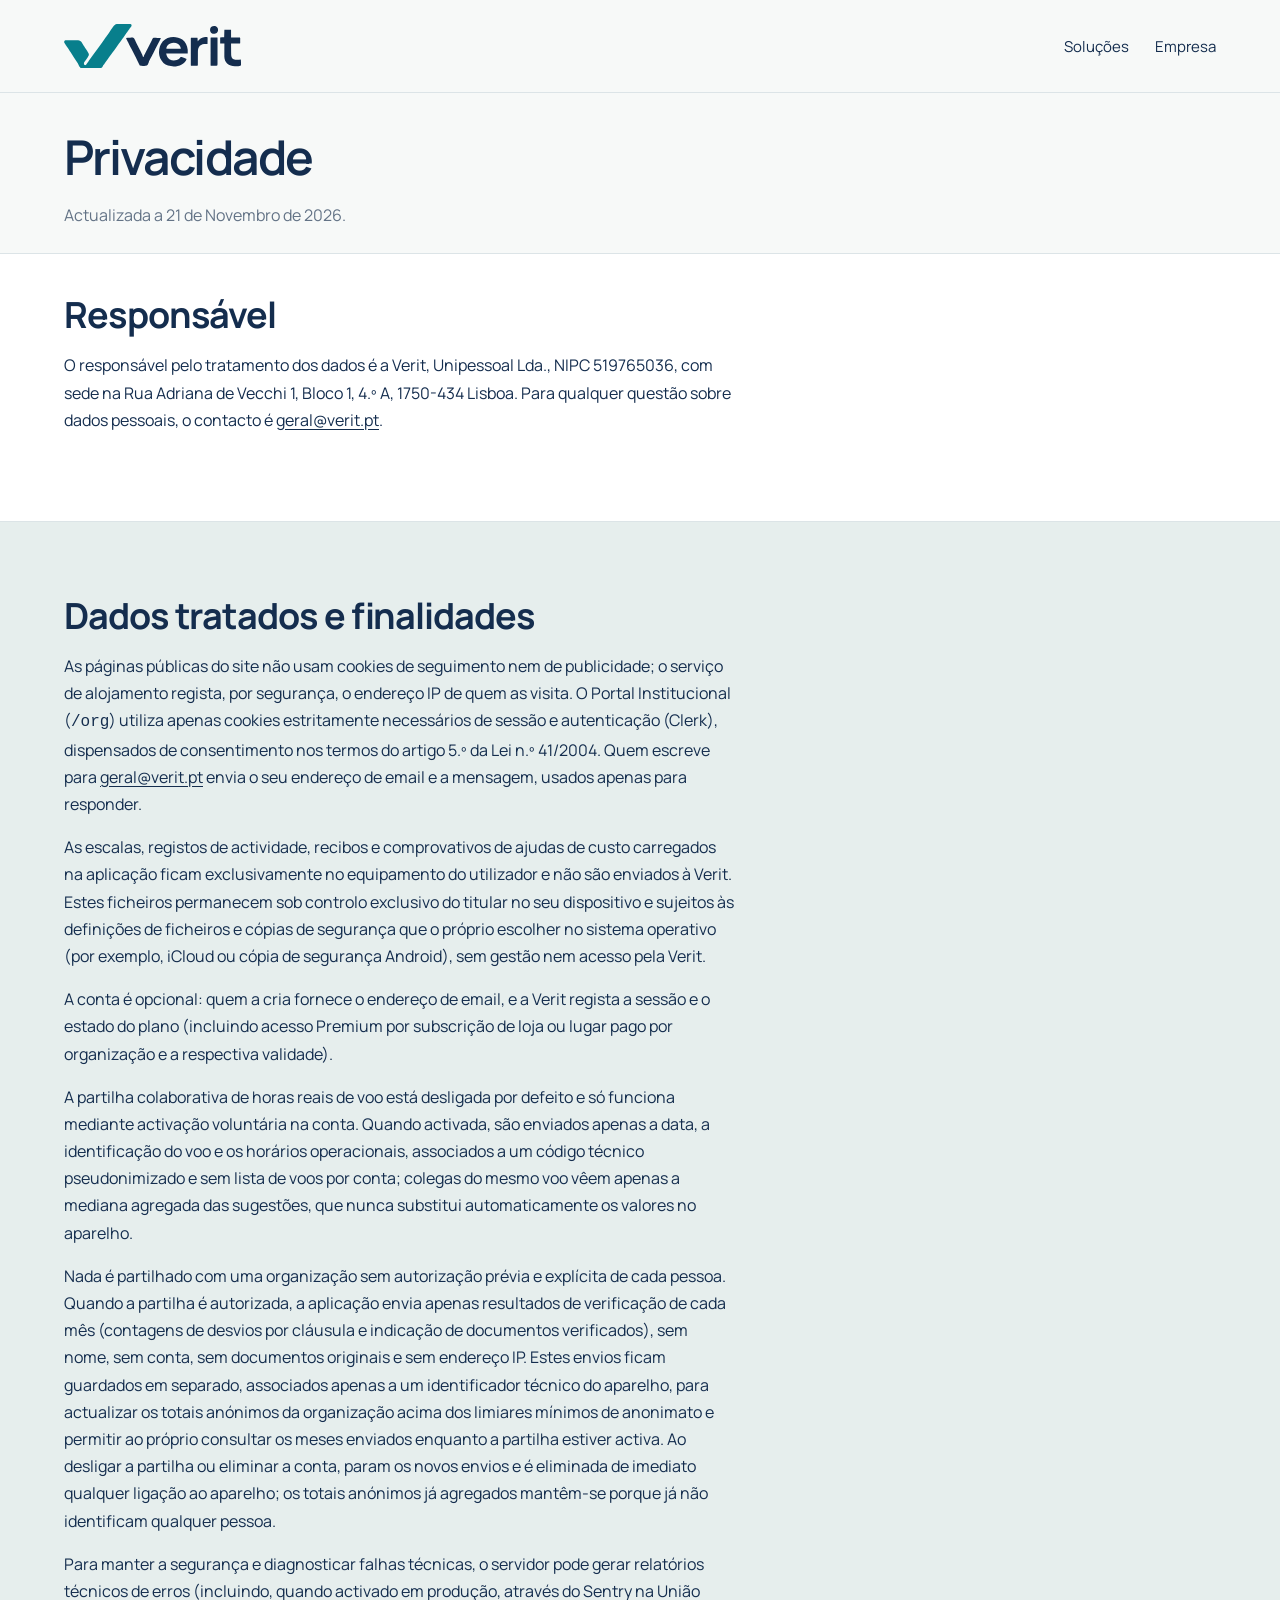
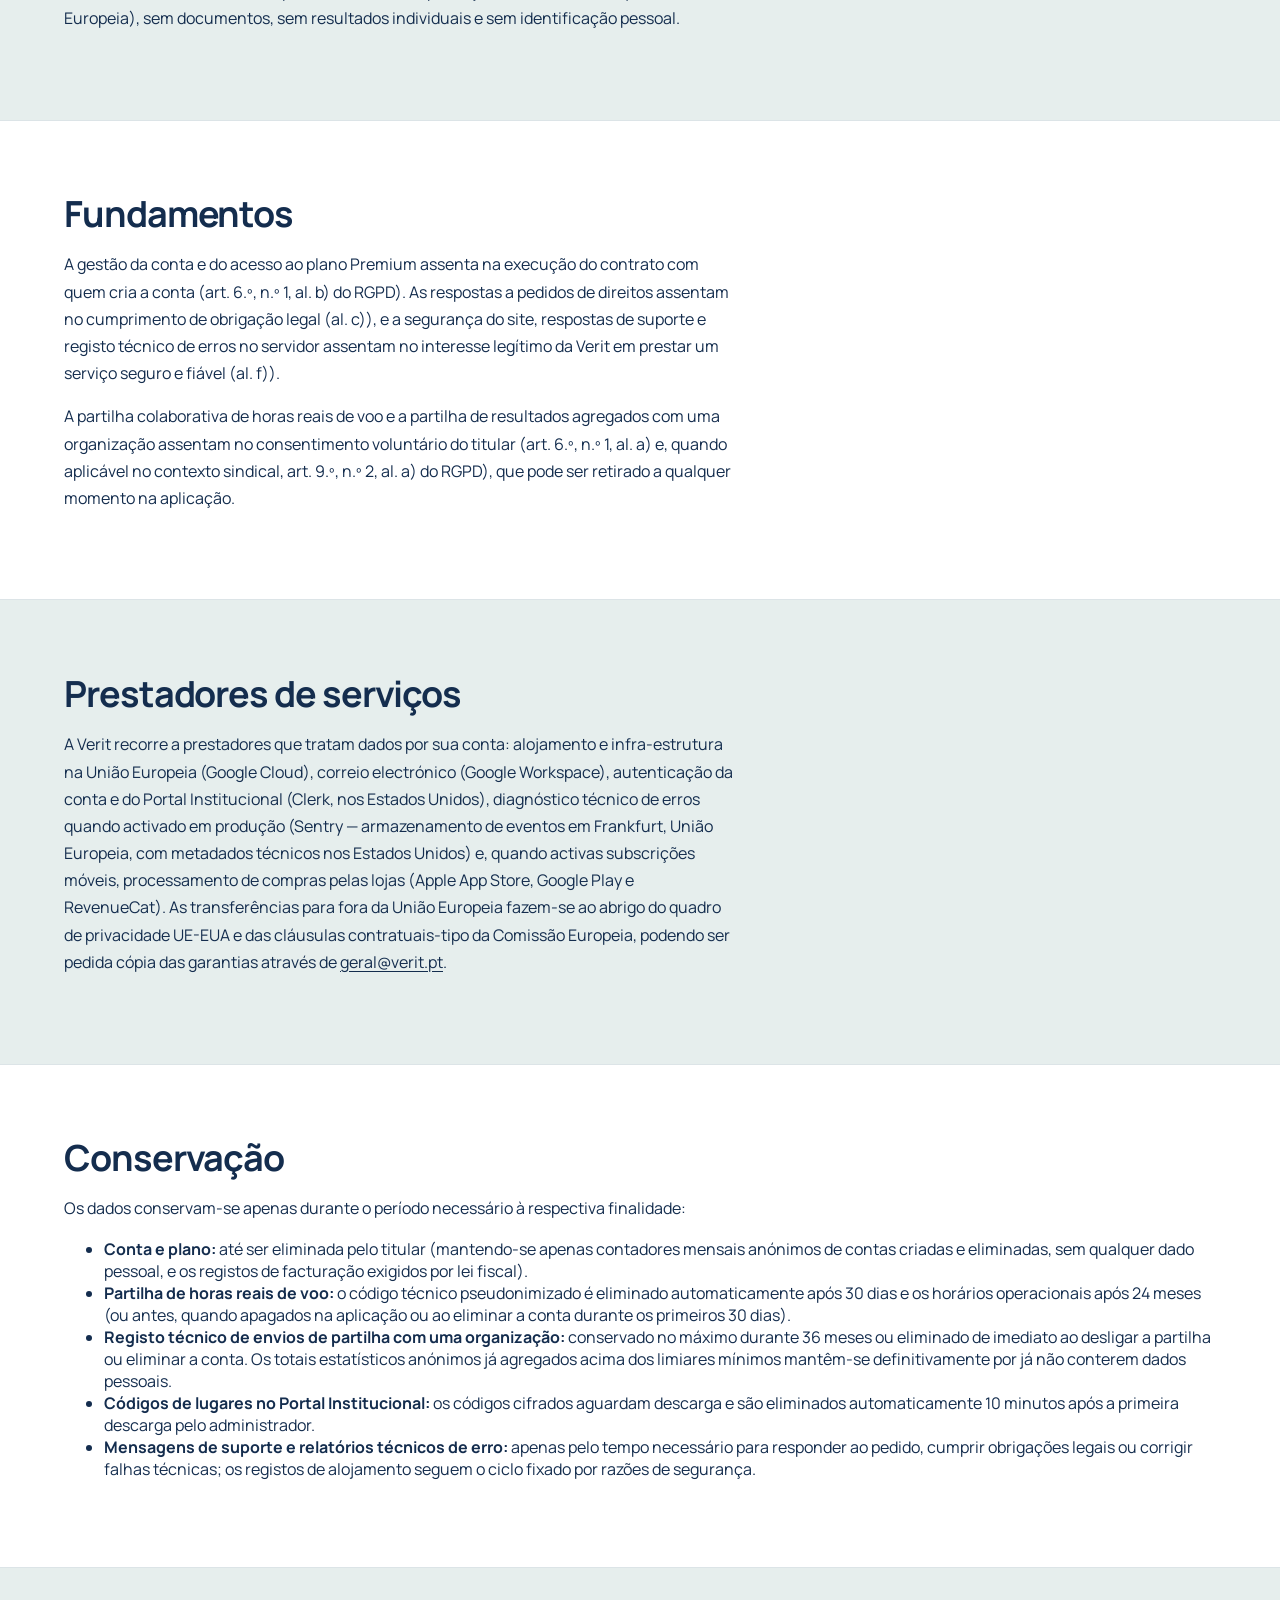
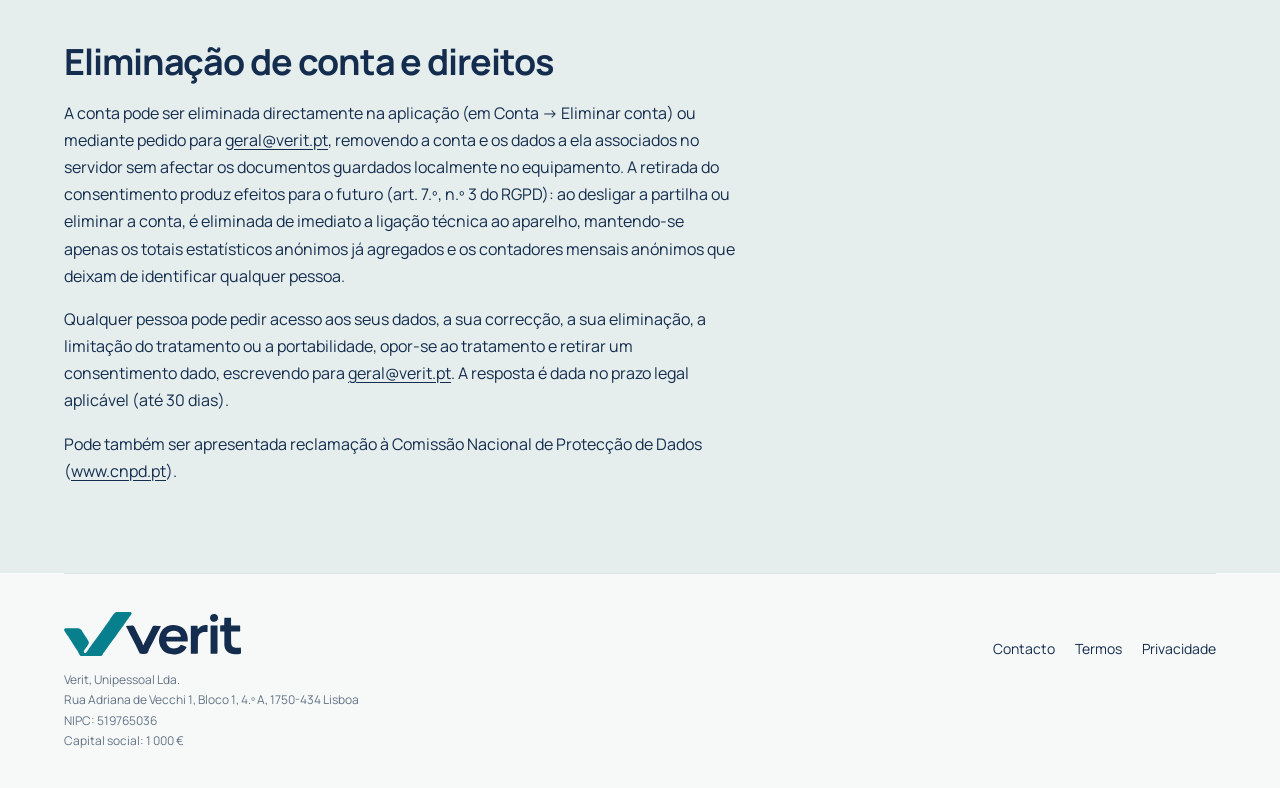
<file: privacidade/index.html>
<!DOCTYPE html><html lang="pt-PT"><head><meta charSet="utf-8"/><meta name="viewport" content="width=device-width, initial-scale=1"/><link rel="preload" href="/brand/verit-horizontal.svg" as="image"/><link rel="stylesheet" href="/_next/static/chunks/2-kdbgq0ei7hj.css" data-precedence="next"/><link rel="preload" as="script" fetchPriority="low" href="/_next/static/chunks/2udme52dpf0ne.js"/><script src="/_next/static/chunks/0xahm4a2my15v.js" async=""></script><script src="/_next/static/chunks/44g0duest-lyw.js" async=""></script><script src="/_next/static/chunks/turbopack-2u1d16houkiyo.js" async=""></script><script src="/_next/static/chunks/2_fxnk36s8uq_.js" async=""></script><meta name="theme-color" content="#F7F9F8"/><title>Privacidade — Verit</title><meta name="description" content="Como a Verit trata dados pessoais no site, na aplicação e na conta, e como exercer os direitos."/><link rel="icon" href="/icon.svg?icon.2-k_0nrg1xyh2.svg" sizes="any" type="image/svg+xml"/><script src="/_next/static/chunks/0cz1d0mv5g_q7.js" noModule=""></script></head><body><div hidden=""><!--$--><!--/$--></div><a class="skip" href="#conteudo">Saltar para o conteúdo</a><div class="topbar"><div class="wrap"><header class="nav"><a class="logo" href="/" aria-label="Verit início"><img src="/brand/verit-horizontal.svg" alt="" width="795" height="198"/></a><nav class="links" aria-label="Principal"><a href="/aviacao">Soluções</a><a href="/empresa">Empresa</a></nav></header></div></div><main class="site" id="conteudo" tabindex="-1"><section class="hero-band"><div class="wrap"><div class="page-intro"><h1>Privacidade</h1><p class="muted">Actualizada a <!-- -->21 de Novembro de 2026<!-- -->.</p></div></div></section><section class="band-white" aria-labelledby="responsavel"><div class="wrap"><h2 id="responsavel">Responsável</h2><p>O responsável pelo tratamento dos dados é a <!-- -->Verit, Unipessoal Lda., NIPC 519765036, com sede na Rua Adriana de Vecchi 1, Bloco 1, 4.º A, 1750-434 Lisboa<!-- -->. Para qualquer questão sobre dados pessoais, o contacto é <a href="mailto:geral@verit.pt">geral@verit.pt</a>.</p></div></section><section class="band-tint" aria-labelledby="dados"><div class="wrap"><h2 id="dados">Dados tratados e finalidades</h2><p>As páginas públicas do site não usam cookies de seguimento nem de publicidade; o serviço de alojamento regista, por segurança, o endereço IP de quem as visita. O Portal Institucional (<code>/org</code>) utiliza apenas cookies estritamente necessários de sessão e autenticação (Clerk), dispensados de consentimento nos termos do artigo 5.º da Lei n.º 41/2004. Quem escreve para <a href="mailto:geral@verit.pt">geral@verit.pt</a> envia o seu endereço de email e a mensagem, usados apenas para responder.</p><p>As escalas, registos de actividade, recibos e comprovativos de ajudas de custo carregados na aplicação ficam exclusivamente no equipamento do utilizador e não são enviados à Verit. Estes ficheiros permanecem sob controlo exclusivo do titular no seu dispositivo e sujeitos às definições de ficheiros e cópias de segurança que o próprio escolher no sistema operativo (por exemplo, iCloud ou cópia de segurança Android), sem gestão nem acesso pela Verit.</p><p>A conta é opcional: quem a cria fornece o endereço de email, e a Verit regista a sessão e o estado do plano (incluindo acesso Premium por subscrição de loja ou lugar pago por organização e a respectiva validade).</p><p>A partilha colaborativa de horas reais de voo está desligada por defeito e só funciona mediante activação voluntária na conta. Quando activada, são enviados apenas a data, a identificação do voo e os horários operacionais, associados a um código técnico pseudonimizado e sem lista de voos por conta; colegas do mesmo voo vêem apenas a mediana agregada das sugestões, que nunca substitui automaticamente os valores no aparelho.</p><p>Nada é partilhado com uma organização sem autorização prévia e explícita de cada pessoa. Quando a partilha é autorizada, a aplicação envia apenas resultados de verificação de cada mês (contagens de desvios por cláusula e indicação de documentos verificados), sem nome, sem conta, sem documentos originais e sem endereço IP. Estes envios ficam guardados em separado, associados apenas a um identificador técnico do aparelho, para actualizar os totais anónimos da organização acima dos limiares mínimos de anonimato e permitir ao próprio consultar os meses enviados enquanto a partilha estiver activa. Ao desligar a partilha ou eliminar a conta, param os novos envios e é eliminada de imediato qualquer ligação ao aparelho; os totais anónimos já agregados mantêm-se porque já não identificam qualquer pessoa.</p><p>Para manter a segurança e diagnosticar falhas técnicas, o servidor pode gerar relatórios técnicos de erros (incluindo, quando activado em produção, através do Sentry na União Europeia), sem documentos, sem resultados individuais e sem identificação pessoal.</p></div></section><section class="band-white" aria-labelledby="fundamentos"><div class="wrap"><h2 id="fundamentos">Fundamentos</h2><p>A gestão da conta e do acesso ao plano Premium assenta na execução do contrato com quem cria a conta (art. 6.º, n.º 1, al. b) do RGPD). As respostas a pedidos de direitos assentam no cumprimento de obrigação legal (al. c)), e a segurança do site, respostas de suporte e registo técnico de erros no servidor assentam no interesse legítimo da Verit em prestar um serviço seguro e fiável (al. f)).</p><p>A partilha colaborativa de horas reais de voo e a partilha de resultados agregados com uma organização assentam no consentimento voluntário do titular (art. 6.º, n.º 1, al. a) e, quando aplicável no contexto sindical, art. 9.º, n.º 2, al. a) do RGPD), que pode ser retirado a qualquer momento na aplicação.</p></div></section><section class="band-tint" aria-labelledby="prestadores"><div class="wrap"><h2 id="prestadores">Prestadores de serviços</h2><p>A Verit recorre a prestadores que tratam dados por sua conta: alojamento e infra-estrutura na União Europeia (Google Cloud), correio electrónico (Google Workspace), autenticação da conta e do Portal Institucional (Clerk, nos Estados Unidos), diagnóstico técnico de erros quando activado em produção (Sentry — armazenamento de eventos em Frankfurt, União Europeia, com metadados técnicos nos Estados Unidos) e, quando activas subscrições móveis, processamento de compras pelas lojas (Apple App Store, Google Play e RevenueCat). As transferências para fora da União Europeia fazem-se ao abrigo do quadro de privacidade UE-EUA e das cláusulas contratuais-tipo da Comissão Europeia, podendo ser pedida cópia das garantias através de <a href="mailto:geral@verit.pt">geral@verit.pt</a>.</p></div></section><section class="band-white" aria-labelledby="conservacao"><div class="wrap"><h2 id="conservacao">Conservação</h2><p>Os dados conservam-se apenas durante o período necessário à respectiva finalidade:</p><ul><li><strong>Conta e plano:</strong> até ser eliminada pelo titular (mantendo-se apenas contadores mensais anónimos de contas criadas e eliminadas, sem qualquer dado pessoal, e os registos de facturação exigidos por lei fiscal).</li><li><strong>Partilha de horas reais de voo:</strong> o código técnico pseudonimizado é eliminado automaticamente após 30 dias e os horários operacionais após 24 meses (ou antes, quando apagados na aplicação ou ao eliminar a conta durante os primeiros 30 dias).</li><li><strong>Registo técnico de envios de partilha com uma organização:</strong> conservado no máximo durante 36 meses ou eliminado de imediato ao desligar a partilha ou eliminar a conta. Os totais estatísticos anónimos já agregados acima dos limiares mínimos mantêm-se definitivamente por já não conterem dados pessoais.</li><li><strong>Códigos de lugares no Portal Institucional:</strong> os códigos cifrados aguardam descarga e são eliminados automaticamente 10 minutos após a primeira descarga pelo administrador.</li><li><strong>Mensagens de suporte e relatórios técnicos de erro:</strong> apenas pelo tempo necessário para responder ao pedido, cumprir obrigações legais ou corrigir falhas técnicas; os registos de alojamento seguem o ciclo fixado por razões de segurança.</li></ul></div></section><section class="band-tint" aria-labelledby="direitos"><div class="wrap"><h2 id="direitos">Eliminação de conta e direitos</h2><p>A conta pode ser eliminada directamente na aplicação (em Conta → Eliminar conta) ou mediante pedido para <a href="mailto:geral@verit.pt">geral@verit.pt</a>, removendo a conta e os dados a ela associados no servidor sem afectar os documentos guardados localmente no equipamento. A retirada do consentimento produz efeitos para o futuro (art. 7.º, n.º 3 do RGPD): ao desligar a partilha ou eliminar a conta, é eliminada de imediato a ligação técnica ao aparelho, mantendo-se apenas os totais estatísticos anónimos já agregados e os contadores mensais anónimos que deixam de identificar qualquer pessoa.</p><p>Qualquer pessoa pode pedir acesso aos seus dados, a sua correcção, a sua eliminação, a limitação do tratamento ou a portabilidade, opor-se ao tratamento e retirar um consentimento dado, escrevendo para <a href="mailto:geral@verit.pt">geral@verit.pt</a>. A resposta é dada no prazo legal aplicável (até 30 dias).</p><p>Pode também ser apresentada reclamação à Comissão Nacional de Protecção de Dados (<a href="https://www.cnpd.pt">www.cnpd.pt</a>).</p></div></section></main><div class="wrap"><footer class="footer"><div class="foottop"><a class="logo" href="/" aria-label="Verit início"><img src="/brand/verit-horizontal.svg" alt="" width="795" height="198"/></a><nav class="footlinks" aria-label="No fim da página"><a href="/empresa#contacto">Contacto</a><a href="/termos">Termos</a><a href="/privacidade">Privacidade</a></nav></div><div class="footlegal"><p>Verit, Unipessoal Lda.</p><p>Rua Adriana de Vecchi 1, Bloco 1, 4.º A, 1750-434 Lisboa</p><p>NIPC: 519765036</p><p>Capital social: 1 000 €</p></div></footer></div><!--$--><!--/$--><script id="_R_">(globalThis["TURBOPACK"] || (globalThis["TURBOPACK"] = [])).push({"otherChunks":["static/chunks/2udme52dpf0ne.js","static/chunks/0xahm4a2my15v.js","static/chunks/44g0duest-lyw.js"],"runtimeModuleIds":[94553]});</script><script src="/_next/static/chunks/2udme52dpf0ne.js" async=""></script><script>(self.__next_f=self.__next_f||[]).push([0])</script><script>self.__next_f.push([1,"1:\"$Sreact.fragment\"\n2:\"/_next/static/chunks/2_fxnk36s8uq_.js\"\n3:I[39756,[\"$2\"],\"default\"]\n4:I[37457,[\"$2\"],\"default\"]\n12:\"ViewportBoundary\"\n13:I[97367,[\"$2\"],\"$12\"]\n15:\"MetadataBoundary\"\n16:I[97367,[\"$2\"],\"$15\"]\n17:\"$Sreact.suspense\"\n19:I[68027,[\"$2\"],\"default\",1]\n:HL[\"/_next/static/chunks/2-kdbgq0ei7hj.css\",\"style\"]\n:HL[\"/brand/verit-horizontal.svg\",\"image\"]\n6:X\n7:[[\"children\",{\"s\":\"__PAGE__\",\"h\":512,\"d\":{\"r\":[\"$\",\"$1\",\"c\",{\"children\":[[[\"$\",\"a\",null,{\"className\":\"skip\",\"href\":\"#conteudo\",\"children\":\"Saltar para o conteúdo\"}],[\"$\",\"div\",null,{\"className\":\"topbar\",\"children\":[\"$\",\"div\",null,{\"className\":\"wrap\",\"children\":[\"$\",\"header\",null,{\"className\":\"nav\",\"children\":[[\"$\",\"a\",null,{\"className\":\"logo\",\"href\":\"/\",\"aria-label\":\"Verit início\",\"children\":[\"$\",\"img\",null,{\"src\":\"/brand/verit-horizontal.svg\",\"alt\":\"\",\"width\":795,\"height\":198}]}],[\"$\",\"nav\",null,{\"className\":\"links\",\"aria-label\":\"Principal\",\"children\":[[\"$\",\"a\",\"/aviacao\",{\"href\":\"/aviacao\",\"aria-current\":\"$undefined\",\"children\":\"Soluções\"}],[\"$\",\"a\",\"/empresa\",{\"href\":\"/empresa\",\"aria-current\":\"$undefined\",\"children\":\"Empresa\"}]]}]]}]}]}],[\"$\",\"main\",null,{\"className\":\"site\",\"id\":\"conteudo\",\"tabIndex\":-1,\"children\":[[\"$\",\"section\",null,{\"className\":\"hero-band\",\"children\":[\"$\",\"div\",null,{\"className\":\"wrap\",\"children\":[\"$\",\"div\",null,{\"className\":\"page-intro\",\"children\":[[\"$\",\"h1\",null,{\"children\":\"Privacidade\"}],[\"$\",\"p\",null,{\"className\":\"muted\",\"children\":[\"Actualizada a \",\"21 de Novembro de 2026\",\".\"]}]]}]}]}],[\"$\",\"section\",null,{\"className\":\"band-white\",\"aria-labelledby\":\"responsavel\",\"children\":[\"$\",\"div\",null,{\"className\":\"wrap\",\"children\":[[\"$\",\"h2\",null,{\"id\":\"responsavel\",\"children\":\"Responsável\"}],[\"$\",\"p\",null,{\"children\":[\"O responsável pelo tratamento dos dados é a \",\"Verit, Unipessoal Lda., NIPC 519765036, com sede na Rua Adriana de Vecchi 1, Bloco 1, 4.º A, 1750-434 Lisboa\",\". Para qualquer questão sobre dados pessoais, o contacto é \",[\"$\",\"a\",null,{\"href\":\"mailto:geral@verit.pt\",\"children\":\"geral@verit.pt\"}],\".\"]}]]}]}],[\"$\",\"section\",null,{\"className\":\"band-tint\",\"aria-labelledby\":\"dados\",\"children\":[\"$\",\"div\",null,{\"className\":\"wrap\",\"children\":[[\"$\",\"h2\",null,{\"id\":\"dados\",\"children\":\"Dados tratados e finalidades\"}],[\"$\",\"p\",null,{\"children\":[\"As páginas públicas do site não usam cookies de seguimento nem de publicidade; o serviço de alojamento regista, por segurança, o endereço IP de quem as visita. O Portal Institucional (\",[\"$\",\"code\",null,{\"children\":\"/org\"}],\") utiliza apenas cookies estritamente necessários de sessão e autenticação (Clerk), dispensados de consentimento nos termos do artigo 5.º da Lei n.º 41/2004. Quem escreve para \",[\"$\",\"a\",null,{\"href\":\"mailto:geral@verit.pt\",\"children\":\"geral@verit.pt\"}],\" envia o seu endereço de email e a mensagem, usados apenas para responder.\"]}],[\"$\",\"p\",null,{\"children\":\"As escalas, registos de actividade, recibos e comprovativos de ajudas de custo carregados na aplicação ficam exclusivamente no equipamento do utilizador e não são enviados à Verit. Estes ficheiros permanecem sob controlo exclusivo do titular no seu dispositivo e sujeitos às definições de ficheiros e cópias de segurança que o próprio escolher no sistema operativo (por exemplo, iCloud ou cópia de segurança Android), sem gestão nem acesso pela Verit.\"}],\"$L8\",\"$L9\",\"$La\",\"$Lb\"]}]}],\"$Lc\",\"$Ld\",\"$Le\",\"$Lf\"]}],\"$L10\"],null,\"$L11\"]}],\"p\":false,\"v\":null}}]]\n5:[[\"children\",{\"s\":\"privacidade\",\"h\":512,\"d\":{\"r\":[\"$\",\"$1\",\"c\",{\"children\":[null,[\"$\",\"$L3\",null,{\"parallelRouterKey\":\"children\",\"error\":\"$undefined\",\"errorStyles\":\"$undefined\",\"errorScripts\":\"$undefined\",\"template\":[\"$\",\"$L4\",null,{}],\"templateStyles\":\"$undefined\",\"templateScripts\":\"$undefined\",\"notFound\":\"$undefined\",\"forbidden\":\"$undefined\",\"unauthorized\":\"$undefined\"}]]}],\"p\":false,\"v\":\"$6\"},\"c\":\"$Q7\"}]]\n0:{\"P\":null,\"c\":[\"\",\"privacidade\",\"\"],\"q\":\"\",\"i\":false,\"t\":{\"t\":{\"s\":\"\",\"h\":528,\"d\":{\"r\":[\"$\",\"$1\",\"c\",{\"children\":[[[\"$\",\"link\",\"0\",{\"rel\":\"stylesheet\",\"href\":\"/_next/static/chunks/2-kdbgq0ei7hj.css\",\"precedence\":\"next\",\"crossOrigin\":\"$undefined\",\"nonce\":\"$undefined\"}],[\"$\",\"script\",\"script-0\",{\"src\":\"/_next/static/chunks/2_fxnk36s8uq_.js\",\"async\":true,\"nonce\":\"$undefined\"}]],[\"$\",\"html\",null,{\"lang\":\"pt-PT\",\"children\":[\"$\",\"body\",null,{\"children\":[\"$\",\"$L3\",null,{\"parallelRouterKey\":\"children\",\"error\":\"$undefined\",\"errorStyles\":\"$undefined\",\"errorScripts\":\"$undefined\",\"template\":[\"$\",\"$L4\",null,{}],\"templateStyles\":\"$undefined\",\"templateScripts\":\"$undefined\",\"notFound\":[[[\"$\",\"title\",null,{\"children\":\"404: This page could not be found.\"}],[\"$\",\"div\",null,{\"style\":{\"fontFamily\":\"system-ui,\\\"Segoe UI\\\",Roboto,Helvetica,Arial,sans-serif,\\\"Apple Color Emoji\\\",\\\"Segoe UI Emoji\\\"\",\"height\":\"100vh\",\"textAlign\":\"center\",\"display\":\"flex\",\"flexDirection\":\"column\",\"alignItems\":\"center\",\"justifyContent\":\"center\"},\"children\":[\"$\",\"div\",null,{\"children\":[[\"$\",\"style\",null,{\"dangerouslySetInnerHTML\":{\"__html\":\"body{color:#000;background:#fff;margin:0}.next-error-h1{border-right:1px solid rgba(0,0,0,.3)}@media (prefers-color-scheme:dark){body{color:#fff;background:#000}.next-error-h1{border-right:1px solid rgba(255,255,255,.3)}}\"}}],[\"$\",\"h1\",null,{\"className\":\"next-error-h1\",\"style\":{\"display\":\"inline-block\",\"margin\":\"0 20px 0 0\",\"padding\":\"0 23px 0 0\",\"fontSize\":24,\"fontWeight\":500,\"verticalAlign\":\"top\",\"lineHeight\":\"49px\"},\"children\":404}],[\"$\",\"div\",null,{\"style\":{\"display\":\"inline-block\"},\"children\":[\"$\",\"h2\",null,{\"style\":{\"fontSize\":14,\"fontWeight\":400,\"lineHeight\":\"49px\",\"margin\":0},\"children\":\"This page could not be found.\"}]}]]}]}]],[]],\"forbidden\":\"$undefined\",\"unauthorized\":\"$undefined\"}]}]}]]}],\"p\":false,\"v\":null},\"c\":\"$Q5\"},\"h\":{\"r\":[\"$\",\"$1\",\"h\",{\"children\":[null,[\"$\",\"$L13\",null,{\"children\":\"$L14\"}],[\"$\",\"$L16\",null,{\"children\":[[\"$\",\"div\",null,{\"hidden\":true,\"children\":[\"$\",\"$17\",null,{\"name\":\"Next.Metadata\",\"children\":\"$L18\"}]}],null]}],null]}],\"p\":false,\"v\":null}},\"m\":\"$undefined\",\"G\":[\"$19\",[[\"$\",\"link\",\"0\",{\"rel\":\"stylesheet\",\"href\":\"/_next/static/chunks/2-kdbgq0ei7hj.css\",\"precedence\":\"next\",\"crossOrigin\":\"$undefined\",\"nonce\":\"$undefined\"}]]],\"S\":true,\"r\":\"$undefined\",\"s\":\"$undefined\",\"a\":\"$undefined\",\"l\":\"$undefined\",\"p\":\"$undefined\",\"d\":\"$undefined\",\"b\":\"fQcJb8UgRJX-ZV9vV9kqZ\"}\n1a:I[97367,[\"$2\"],\"OutletBoundary\"]\n6:C\n8:[\"$\",\"p\",null,{\"children\":\"A conta é opcional: quem a cria fornece o endereço de email, e a Verit regista a sessão e o estado do plano (incluindo acesso Premium por subscrição de loja ou lugar pago por organização e a respectiva validade).\"}]\n9:[\"$\",\"p\",null,{\"children\":\"A partilha colaborativa de horas reais de voo está desligada por defeito e só funciona mediante activação voluntária na conta. Quando activada, são enviados apenas a data, a identificação do voo e os horários operacionais, associados a um código técnico pseudonimizado e sem lista de voos por conta; colegas do mesmo voo vêem apenas a mediana agregada das sugestões, que nunca substitui automaticamente os valores no aparelho.\"}]\na:[\"$\",\"p\",null,{\"children\":\"Nada é partilhado com uma organização sem autorização prévia e explícita de cada pessoa. Quando a partilha é autorizada, a aplicação envia apenas resultados de verificação de cada mês (contagens de desvios por cláusula e indicação de documentos verificados), sem nome, sem conta, sem documentos originais e sem endereço IP. Estes envios ficam guardados em separado, associados apenas a um identificador técnico do aparelho, para actualizar os totais anónimos da organização acima dos limiares mínimos de anonimato e permitir ao próprio consultar os meses enviados enquanto a partilha estiver activa. Ao desligar a partilha ou eliminar a conta, param os novos envios e é eliminada de imediato qualquer ligação ao aparelho; os totais anónimos já agregados mantêm-se porque já não identificam qualquer pessoa.\"}]\nb:[\"$\",\"p\",null,{\"children\":\"Para manter a segurança e diagnosticar falhas técnicas, o servidor pode gerar relatórios técnicos de erros (incluindo, quando activado em produção, através do Sentry na União Europeia), sem documentos, sem resultados individuais e sem identificação pessoal.\"}]\nc:[\"$\",\"section\",null,{\"className\":\"band-white\",\"aria-labelledby\":\"fundamentos\",\"children\":[\"$\",\"div\",null,{\"className\":\"wrap\",\"children\":[[\"$\",\"h2\",null,{\"id\":\"fundamentos\",\"children\":\"Fundamentos\"}],[\"$\",\"p\",null,{\"children\":\"A gestão da conta e do acesso ao plano Premium assenta na execução do contrato com quem cria a conta (art. 6.º, n.º 1, al. b) do RGPD). As respostas a pedidos de direitos assentam no cumprimento de obrigação legal (al. c)), e a segurança do site, respostas de suporte e registo técnico de erros no servidor assentam no interesse legítimo da Verit em prestar um serviço seguro e fiável (al. f)).\"}],[\"$\",\"p\",null,{\"children\":\"A partilha colaborativa de horas reais de voo e a partilha de resultados agregados com uma organização assentam no consentimento voluntário do titular (art. 6.º, n.º 1, al. a) e, quando aplicável no contexto sindical, art. 9.º, n.º 2, al. a) do RGPD), que pode ser retirado a qualquer momento na aplicação.\"}]]}]}]\nd:[\"$\",\"section\",null,{\"className\":\"band-tint\",\"aria-labelledby\":\"prestadores\",\"children\":[\"$\",\"div\",null,{\"className\":\"wrap\",\"children\":[[\"$\",\"h2\",null,{\"id\":\"prestadores\",\"children\":\"Prestadores de serviços\"}],[\"$\",\"p\",null,{\"children\":[\"A Verit recorre a prestadores que tratam dados por sua conta: alojamento e infra-estrutura na União Europeia (Google Cloud), correio electrónico (Google Workspace), autenticação da conta e do Portal Institucional (Clerk, nos Estados Unidos), diagnóstico técnico de erros quando activado em produção (Sentry — armazenamento de eventos em Frankfurt, União Europeia, com metadados técnicos nos Estados Unidos) e, quando activas subscrições móveis, processamento de compras pelas lojas (Apple App Store, Google Play e RevenueCat). As transferências para fora da União Europeia fazem-se ao abrigo do quadro de privacidade UE-EUA e das cláusulas contratuais-tipo da Comissão Europeia, podendo ser pedida cópia das garantias através de \",[\"$\",\"a\",null,{\"href\":\"mailto:geral@verit.pt\",\"children\":\"geral@verit.pt\"}],\".\"]}]]}]}]\ne:[\"$\",\"section\",null,{\"className\":\"band-white\",\"aria-labelledby\":\"conservacao\",\"children\":[\"$\",\"div\",null,{\"className\":\"wrap\",\"children\":[[\"$\",\"h2\",null,{\"id\":\"conservacao\",\"children\":\"Conservação\"}],[\"$\",\"p\",null,{\"children\":\"Os dados conservam-se apenas durante o período necessário à respectiva finalidade:\"}],[\"$\",\"ul\",null,{\"children\":[[\"$\",\"li\",null,{\"children\":[[\"$\",\"strong\",null,{\"children\":\"Conta e plano:\"}],\" até ser eliminada pelo titular (mantendo-se apenas contadores mensais anónimos de contas criadas e eliminadas, sem qualquer dado pessoal, e os registos de facturação exigidos por lei fiscal).\"]}],[\"$\",\"li\",null,{\"children\":[[\"$\",\"strong\",null,{\"children\":\"Partilha de horas reais de voo:\"}],\" o código técnico pseudonimizado é eliminado automaticamente após 30 dias e os horários operacionais após 24 meses (ou antes, quando apagados na aplicação ou ao eliminar a conta durante os primeiros 30 dias).\"]}],[\"$\",\"li\",null,{\"children\":[[\"$\",\"strong\",null,{\"children\":\"Registo técnico de envios de partilha com uma organização:\"}],\" conservado no máximo durante 36 meses ou eliminado de imediato ao desligar a partilha ou eliminar a conta. Os totais estatísticos anónimos já agregados acima dos limiares mínimos mantêm-se definitivamente por já não conterem dados pessoais.\"]}],[\"$\",\"li\",null,{\"children\":[[\"$\",\"strong\",null,{\"children\":\"Códigos de lugares no Portal Institucional:\"}],\" os códigos cifrados aguardam descarga e são eliminados automaticamente 10 minutos após a primeira descarga pelo administrador.\"]}],[\"$\",\"li\",null,{\"children\":[[\"$\",\"strong\",null,{\"children\":\"Mensagens de suporte e relatórios técnicos de erro:\"}],\" apenas pelo tempo necessário para responder ao pedido, cumprir obrigações legais ou corrigir falhas técnicas; os registos de alojamento seguem o ciclo fixado por razões de segurança.\"]}]]}]]}]}]\nf:[\"$\",\"section\",null,{\"className\":\"band-tint\",\"aria-labelledby\":\"direitos\",\"children\":[\"$\",\"div\",null,{\"className\":\"wrap\",\"children\":[[\"$\",\"h2\",null,{\"id\":\"direitos\",\"children\":\"Eliminação de conta e direitos\"}],[\"$\",\"p\",null,{\"children\":[\"A conta pode ser eliminada directamente na aplicação (em Conta → Eliminar conta) ou mediante pedido para \",[\"$\",\"a\",null,{\"href\":\"mailto:geral@verit.pt\",\"children\":\"geral@verit.pt\"}],\", removendo a conta e os dados a ela associados no servidor sem afectar os documentos guardados localmente no equipamento. A retirada do consentimento produz efeitos para o futuro (art. 7.º, n.º 3 do RGPD): ao desligar a partilha ou eliminar a conta, é eliminada de imediato a ligação técnica ao aparelho, mantendo-se apenas os totais estatísticos anónimos já agregados e os contadores mensais anónimos que deixam de identificar qualquer pessoa.\"]}],[\"$\",\"p\",null,{\"children\":[\"Qualquer pessoa pode pedir acesso aos seus dados, a sua correcção, a sua eliminação, a limitação do tratamento ou a portabilidade, opor-se ao tratamento e retirar um consentimento dado, escrevendo para \",[\"$\",\"a\",null,{\"href\":\"mailto:geral@verit.pt\",\"children\":\"geral@verit.pt\"}],\". A resposta é dada no prazo legal aplicável (até 30 dias).\"]}],[\"$\",\"p\",null,{\"children\":[\"Pode também ser apresentada reclamação à Comissão Nacional de Protecção de Dados (\",[\"$\",\"a\",null,{\"href\":\"https://www.cnpd.pt\",\"children\":\"www.cnpd.pt\"}],\").\"]}]]}]}]\n10:[\"$\",\"div\",null,{\"className\":\"wrap\",\"children\":[\"$\",\"footer\",null,{\"className\":\"footer\",\"children\":[[\"$\",\"div\",null,{\"className\":\"foottop\",\"children\":[[\"$\",\"a\",null,{\"className\":\"logo\",\"href\":\"/\",\"aria-label\":\"Verit início\",\"children\":[\"$\",\"img\",null,{\"src\":\"/brand/verit-horizontal.svg\",\"alt\":\"\",\"width\":795,\"height\":198}]}],[\"$\",\"nav\",null,{\"className\":\"footlinks\",\"aria-label\":\"No fim da página\",\"children\":[[\"$\",\"a\",\"/empresa#contacto\",{\"href\":\"/empresa#contacto\",\"children\":\"Contacto\"}],[\"$\",\"a\",\"/termos\",{\"href\":\"/termos\",\"children\":\"Termos\"}],[\"$\",\"a\",\"/privacidade\",{\"href\":\"/privacidade\",\"children\":\"Privacidade\"}]]}]]}],[\"$\",\"div\",null,{\"className\":\"footlegal\",\"children\":[[\"$\",\"p\",\"Verit, Unipessoal Lda.\",{\"children\":\"Verit, Unipessoal Lda.\"}],[\"$\",\"p\",\"Rua Adriana de Vecchi 1, Bloco 1, 4.º A, 1750-434 Lisboa\",{\"children\":\"Rua Adriana de Vecchi 1, Bloco 1, 4.º A, 1750-434 Lisboa\"}],[\"$\",\"p\",\"NIPC: 519765036\",{\"children\":\"NIPC: 519765036\"}],[\"$\",\"p\",\"Capital social: 1 000 €\",{\"children\":\"Capital social: 1 000 €\"}]]}]]}]}]\n11:[\"$\",\"$L1a\",null,{\"children\":[\"$\",\"$17\",null,{\"name\":\"Next.MetadataOutlet\",\"children\":\"$@1b\"}]}]\n14:[[\"$\",\"meta\",\"0\",{\"charSet\":\"utf-8\"}],[\"$\",\"meta\",\"1\",{\"name\":\"viewport\",\"content\":\"width=device-width, initial-scale=1\"}],[\"$\",\"meta\",\"2\",{\"name\":\"theme-color\",\"content\":\"#F7F9F8\"}]]\n1c:I[27201,[\"$2\"],\"IconMark\"]\n18:[[\"$\",\"title\",\"0\",{\"children\":\"Privacidade — Verit\"}],[\"$\",\"meta\",\"1\",{\"name\":\"description\",\"content\":\"Como a Verit trata dados pessoais no site, na aplicação e na conta, e como exercer os direitos.\"}],[\"$\",\"link\",\"2\",{\"rel\":\"icon\",\"href\":\"/icon.svg?icon.2-k_0nrg1xyh2.svg\",\"sizes\":\"any\",\"type\":\"image/svg+xml\"}],[\"$\",\"$L1c\",\"3\",{}]]\n1b:null\n"])</script></body></html>
</file>
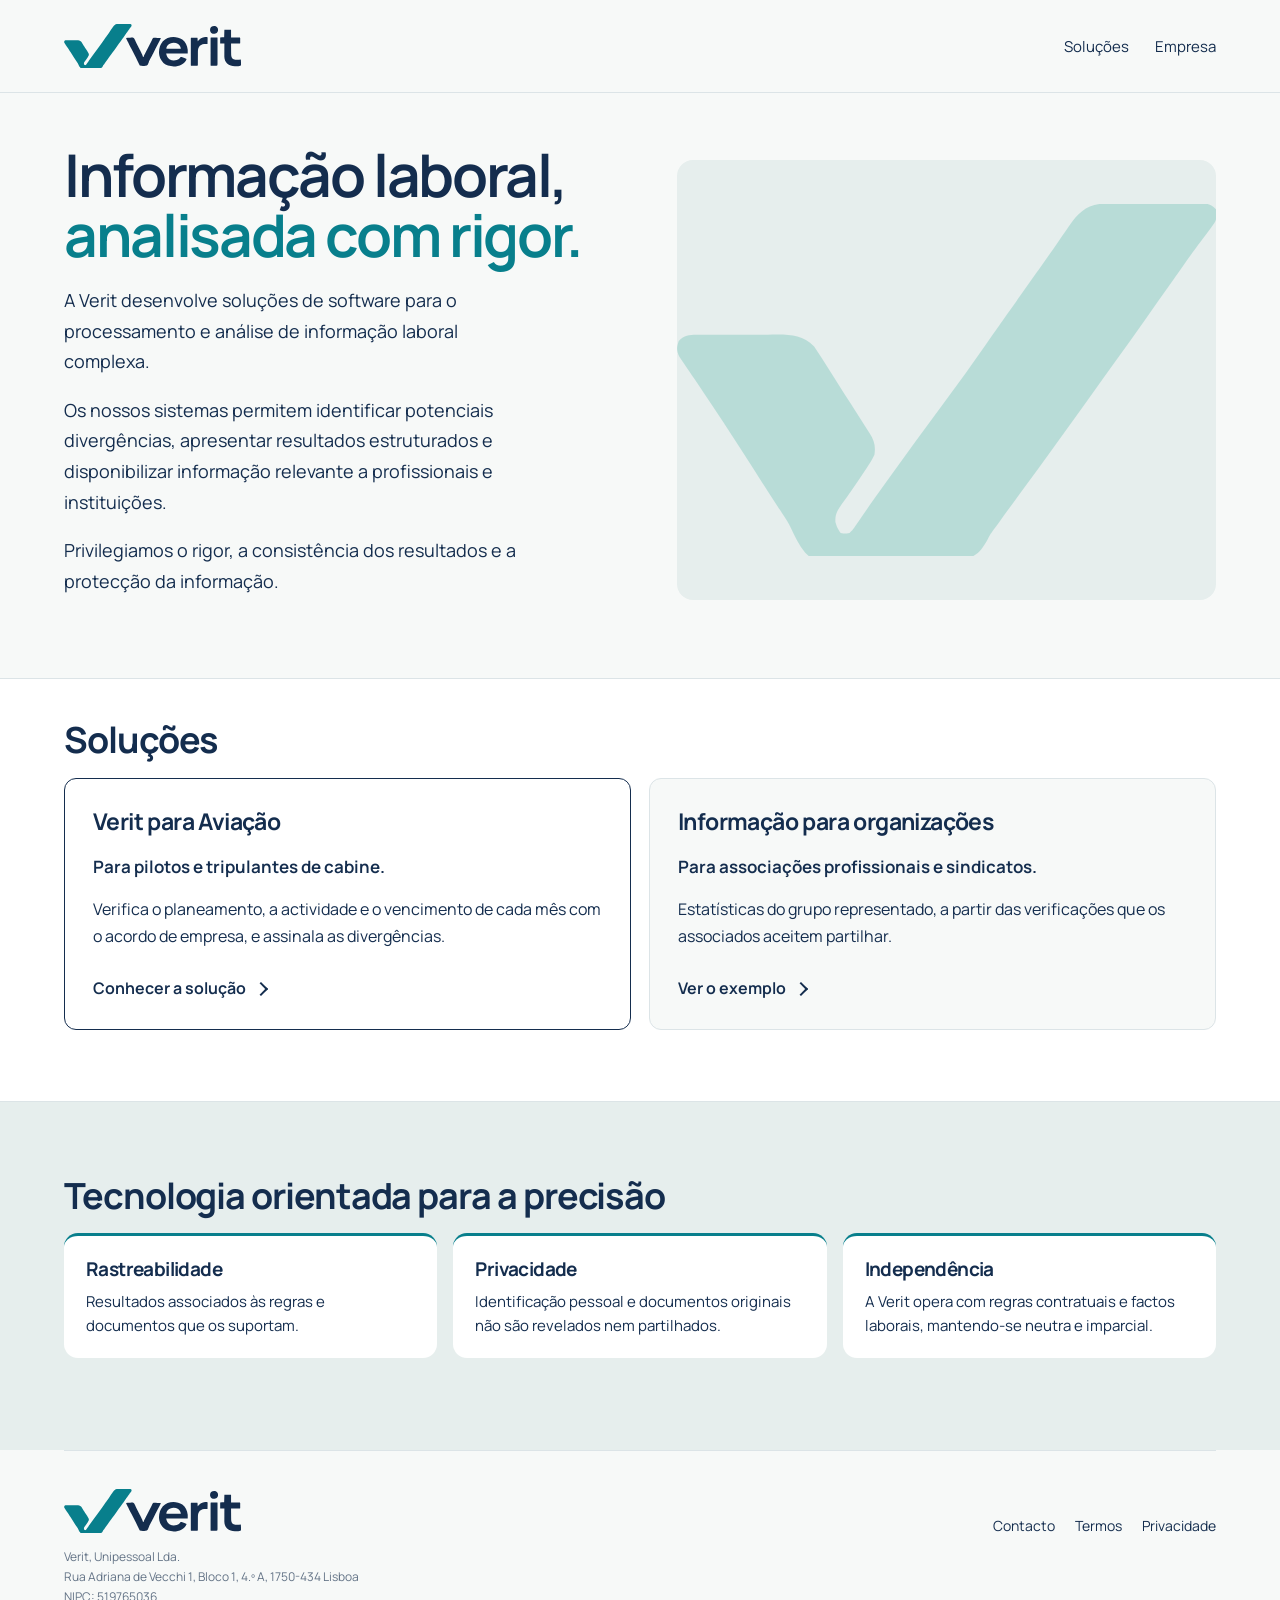
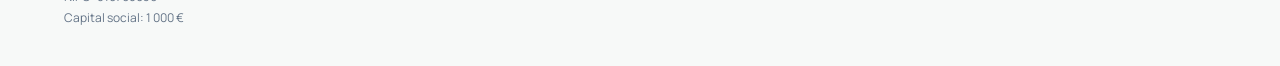
<file: tecnologia/index.html>
<!DOCTYPE html><html lang="pt-PT"><head><meta charSet="utf-8"/><meta name="viewport" content="width=device-width, initial-scale=1"/><link rel="preload" href="/brand/verit-horizontal.svg" as="image"/><link rel="stylesheet" href="/_next/static/chunks/2-kdbgq0ei7hj.css" data-precedence="next"/><link rel="preload" as="script" fetchPriority="low" href="/_next/static/chunks/2udme52dpf0ne.js"/><script src="/_next/static/chunks/0xahm4a2my15v.js" async=""></script><script src="/_next/static/chunks/44g0duest-lyw.js" async=""></script><script src="/_next/static/chunks/turbopack-2u1d16houkiyo.js" async=""></script><script src="/_next/static/chunks/2_fxnk36s8uq_.js" async=""></script><meta name="theme-color" content="#F7F9F8"/><title>Verit — Informação laboral, analisada com rigor</title><meta name="description" content="A Verit desenvolve software que analisa planeamentos, tempos de trabalho e remunerações à luz das regras aplicáveis, com a referência de cada verificação."/><meta name="robots" content="noindex"/><link rel="icon" href="/icon.svg?icon.2-k_0nrg1xyh2.svg" sizes="any" type="image/svg+xml"/><meta http-equiv="refresh" content="0; url=/"/><script src="/_next/static/chunks/0cz1d0mv5g_q7.js" noModule=""></script></head><body><div hidden=""><!--$--><!--/$--></div><a class="skip" href="#conteudo">Saltar para o conteúdo</a><div class="topbar"><div class="wrap"><header class="nav"><a class="logo" href="/" aria-label="Verit início"><img src="/brand/verit-horizontal.svg" alt="" width="795" height="198"/></a><nav class="links" aria-label="Principal"><a href="/aviacao">Soluções</a><a href="/empresa">Empresa</a></nav></header></div></div><main class="site" id="conteudo" tabindex="-1"><div class="wrap"><div class="page-intro"><p><a class="btn" href="/">Ir para a página inicial</a></p></div></div></main><div class="wrap"><footer class="footer"><div class="foottop"><a class="logo" href="/" aria-label="Verit início"><img src="/brand/verit-horizontal.svg" alt="" width="795" height="198"/></a><nav class="footlinks" aria-label="No fim da página"><a href="/empresa#contacto">Contacto</a><a href="/termos">Termos</a><a href="/privacidade">Privacidade</a></nav></div><div class="footlegal"><p>Verit, Unipessoal Lda.</p><p>Rua Adriana de Vecchi 1, Bloco 1, 4.º A, 1750-434 Lisboa</p><p>NIPC: 519765036</p><p>Capital social: 1 000 €</p></div></footer></div><!--$--><!--/$--><script id="_R_">(globalThis["TURBOPACK"] || (globalThis["TURBOPACK"] = [])).push({"otherChunks":["static/chunks/2udme52dpf0ne.js","static/chunks/0xahm4a2my15v.js","static/chunks/44g0duest-lyw.js"],"runtimeModuleIds":[94553]});</script><script src="/_next/static/chunks/2udme52dpf0ne.js" async=""></script><script>(self.__next_f=self.__next_f||[]).push([0])</script><script>self.__next_f.push([1,"1:\"$Sreact.fragment\"\n2:\"/_next/static/chunks/2_fxnk36s8uq_.js\"\n3:I[39756,[\"$2\"],\"default\"]\n4:I[37457,[\"$2\"],\"default\"]\n8:I[97367,[\"$2\"],\"OutletBoundary\"]\n9:\"$Sreact.suspense\"\nb:\"ViewportBoundary\"\nc:I[97367,[\"$2\"],\"$b\"]\ne:\"MetadataBoundary\"\nf:I[97367,[\"$2\"],\"$e\"]\n11:I[68027,[\"$2\"],\"default\",1]\n:HL[\"/_next/static/chunks/2-kdbgq0ei7hj.css\",\"style\"]\n:HL[\"/brand/verit-horizontal.svg\",\"image\"]\n6:X\n7:[[\"children\",{\"s\":\"__PAGE__\",\"h\":512,\"d\":{\"r\":[\"$\",\"$1\",\"c\",{\"children\":[[[\"$\",\"a\",null,{\"className\":\"skip\",\"href\":\"#conteudo\",\"children\":\"Saltar para o conteúdo\"}],[\"$\",\"div\",null,{\"className\":\"topbar\",\"children\":[\"$\",\"div\",null,{\"className\":\"wrap\",\"children\":[\"$\",\"header\",null,{\"className\":\"nav\",\"children\":[[\"$\",\"a\",null,{\"className\":\"logo\",\"href\":\"/\",\"aria-label\":\"Verit início\",\"children\":[\"$\",\"img\",null,{\"src\":\"/brand/verit-horizontal.svg\",\"alt\":\"\",\"width\":795,\"height\":198}]}],[\"$\",\"nav\",null,{\"className\":\"links\",\"aria-label\":\"Principal\",\"children\":[[\"$\",\"a\",\"/aviacao\",{\"href\":\"/aviacao\",\"aria-current\":\"$undefined\",\"children\":\"Soluções\"}],[\"$\",\"a\",\"/empresa\",{\"href\":\"/empresa\",\"aria-current\":\"$undefined\",\"children\":\"Empresa\"}]]}]]}]}]}],[\"$\",\"main\",null,{\"className\":\"site\",\"id\":\"conteudo\",\"tabIndex\":-1,\"children\":[[\"$\",\"meta\",null,{\"httpEquiv\":\"refresh\",\"content\":\"0; url=/\"}],[\"$\",\"div\",null,{\"className\":\"wrap\",\"children\":[\"$\",\"div\",null,{\"className\":\"page-intro\",\"children\":[\"$\",\"p\",null,{\"children\":[\"$\",\"a\",null,{\"className\":\"btn\",\"href\":\"/\",\"children\":\"Ir para a página inicial\"}]}]}]}]]}],[\"$\",\"div\",null,{\"className\":\"wrap\",\"children\":[\"$\",\"footer\",null,{\"className\":\"footer\",\"children\":[[\"$\",\"div\",null,{\"className\":\"foottop\",\"children\":[[\"$\",\"a\",null,{\"className\":\"logo\",\"href\":\"/\",\"aria-label\":\"Verit início\",\"children\":[\"$\",\"img\",null,{\"src\":\"/brand/verit-horizontal.svg\",\"alt\":\"\",\"width\":795,\"height\":198}]}],[\"$\",\"nav\",null,{\"className\":\"footlinks\",\"aria-label\":\"No fim da página\",\"children\":[[\"$\",\"a\",\"/empresa#contacto\",{\"href\":\"/empresa#contacto\",\"children\":\"Contacto\"}],[\"$\",\"a\",\"/termos\",{\"href\":\"/termos\",\"children\":\"Termos\"}],[\"$\",\"a\",\"/privacidade\",{\"href\":\"/privacidade\",\"children\":\"Privacidade\"}]]}]]}],[\"$\",\"div\",null,{\"className\":\"footlegal\",\"children\":[[\"$\",\"p\",\"Verit, Unipessoal Lda.\",{\"children\":\"Verit, Unipessoal Lda.\"}],[\"$\",\"p\",\"Rua Adriana de Vecchi 1, Bloco 1, 4.º A, 1750-434 Lisboa\",{\"children\":\"Rua Adriana de Vecchi 1, Bloco 1, 4.º A, 1750-434 Lisboa\"}],[\"$\",\"p\",\"NIPC: 519765036\",{\"children\":\"NIPC: 519765036\"}],[\"$\",\"p\",\"Capital social: 1 000 €\",{\"children\":\"Capital social: 1 000 €\"}]]}]]}]}]],null,[\"$\",\"$L8\",null,{\"children\":[\"$\",\"$9\",null,{\"name\":\"Next.MetadataOutlet\",\"children\":\"$@a\"}]}]]}],\"p\":false,\"v\":null}}]]\n5:[[\"children\",{\"s\":\"tecnologia\",\"h\":512,\"d\":{\"r\":[\"$\",\"$1\",\"c\",{\"children\":[null,[\"$\",\"$L3\",null,{\"parallelRouterKey\":\"children\",\"error\":\"$undefined\",\"errorStyles\":\"$undefined\",\"errorScripts\":\"$undefined\",\"template\":[\"$\",\"$L4\",null,{}],\"templateStyles\":\"$undefined\",\"templateScripts\":\"$undefined\",\"notFound\":\"$undefined\",\"forbidden\":\"$undefined\",\"unauthorized\":\"$undefined\"}]]}],\"p\":false,\"v\":\"$6\"},\"c\":\"$Q7\"}]]\n0:{\"P\":null,\"c\":[\"\",\"tecnologia\",\"\"],\"q\":\"\",\"i\":false,\"t\":{\"t\":{\"s\":\"\",\"h\":528,\"d\":{\"r\":[\"$\",\"$1\",\"c\",{\"children\":[[[\"$\",\"link\",\"0\",{\"rel\":\"stylesheet\",\"href\":\"/_next/static/chunks/2-kdbgq0ei7hj.css\",\"precedence\":\"next\",\"crossOrigin\":\"$undefined\",\"nonce\":\"$undefined\"}],[\"$\",\"script\",\"script-0\",{\"src\":\"/_next/static/chunks/2_fxnk36s8uq_.js\",\"async\":true,\"nonce\":\"$undefined\"}]],[\"$\",\"html\",null,{\"lang\":\"pt-PT\",\"children\":[\"$\",\"body\",null,{\"children\":[\"$\",\"$L3\",null,{\"parallelRouterKey\":\"children\",\"error\":\"$undefined\",\"errorStyles\":\"$undefined\",\"errorScripts\":\"$undefined\",\"template\":[\"$\",\"$L4\",null,{}],\"templateStyles\":\"$undefined\",\"templateScripts\":\"$undefined\",\"notFound\":[[[\"$\",\"title\",null,{\"children\":\"404: This page could not be found.\"}],[\"$\",\"div\",null,{\"style\":{\"fontFamily\":\"system-ui,\\\"Segoe UI\\\",Roboto,Helvetica,Arial,sans-serif,\\\"Apple Color Emoji\\\",\\\"Segoe UI Emoji\\\"\",\"height\":\"100vh\",\"textAlign\":\"center\",\"display\":\"flex\",\"flexDirection\":\"column\",\"alignItems\":\"center\",\"justifyContent\":\"center\"},\"children\":[\"$\",\"div\",null,{\"children\":[[\"$\",\"style\",null,{\"dangerouslySetInnerHTML\":{\"__html\":\"body{color:#000;background:#fff;margin:0}.next-error-h1{border-right:1px solid rgba(0,0,0,.3)}@media (prefers-color-scheme:dark){body{color:#fff;background:#000}.next-error-h1{border-right:1px solid rgba(255,255,255,.3)}}\"}}],[\"$\",\"h1\",null,{\"className\":\"next-error-h1\",\"style\":{\"display\":\"inline-block\",\"margin\":\"0 20px 0 0\",\"padding\":\"0 23px 0 0\",\"fontSize\":24,\"fontWeight\":500,\"verticalAlign\":\"top\",\"lineHeight\":\"49px\"},\"children\":404}],[\"$\",\"div\",null,{\"style\":{\"display\":\"inline-block\"},\"children\":[\"$\",\"h2\",null,{\"style\":{\"fontSize\":14,\"fontWeight\":400,\"lineHeight\":\"49px\",\"margin\":0},\"children\":\"This page could not be found.\"}]}]]}]}]],[]],\"forbidden\":\"$undefined\",\"unauthorized\":\"$undefined\"}]}]}]]}],\"p\":false,\"v\":null},\"c\":\"$Q5\"},\"h\":{\"r\":[\"$\",\"$1\",\"h\",{\"children\":[null,[\"$\",\"$Lc\",null,{\"children\":\"$Ld\"}],[\"$\",\"$Lf\",null,{\"children\":[[\"$\",\"div\",null,{\"hidden\":true,\"children\":[\"$\",\"$9\",null,{\"name\":\"Next.Metadata\",\"children\":\"$L10\"}]}],null]}],null]}],\"p\":false,\"v\":null}},\"m\":\"$undefined\",\"G\":[\"$11\",[[\"$\",\"link\",\"0\",{\"rel\":\"stylesheet\",\"href\":\"/_next/static/chunks/2-kdbgq0ei7hj.css\",\"precedence\":\"next\",\"crossOrigin\":\"$undefined\",\"nonce\":\"$undefined\"}]]],\"S\":true,\"r\":\"$undefined\",\"s\":\"$undefined\",\"a\":\"$undefined\",\"l\":\"$undefined\",\"p\":\"$undefined\",\"d\":\"$undefined\",\"b\":\"fQcJb8UgRJX-ZV9vV9kqZ\"}\n6:C\nd:[[\"$\",\"meta\",\"0\",{\"charSet\":\"utf-8\"}],[\"$\",\"meta\",\"1\",{\"name\":\"viewport\",\"content\":\"width=device-width, initial-scale=1\"}],[\"$\",\"meta\",\"2\",{\"name\":\"theme-color\",\"content\":\"#F7F9F8\"}]]\n12:I[27201,[\"$2\"],\"IconMark\"]\na:null\n10:[[\"$\",\"title\",\"0\",{\"children\":\"Verit — Informação laboral, analisada com rigor\"}],[\"$\",\"meta\",\"1\",{\"name\":\"description\",\"content\":\"A Verit desenvolve software que analisa planeamentos, tempos de trabalho e remunerações à luz das regras aplicáveis, com a referência de cada verificação.\"}],[\"$\",\"meta\",\"2\",{\"name\":\"robots\",\"content\":\"noindex\"}],[\"$\",\"link\",\"3\",{\"rel\":\"icon\",\"href\":\"/icon.svg?icon.2-k_0nrg1xyh2.svg\",\"sizes\":\"any\",\"type\":\"image/svg+xml\"}],[\"$\",\"$L12\",\"4\",{}]]\n"])</script></body></html>
</file>
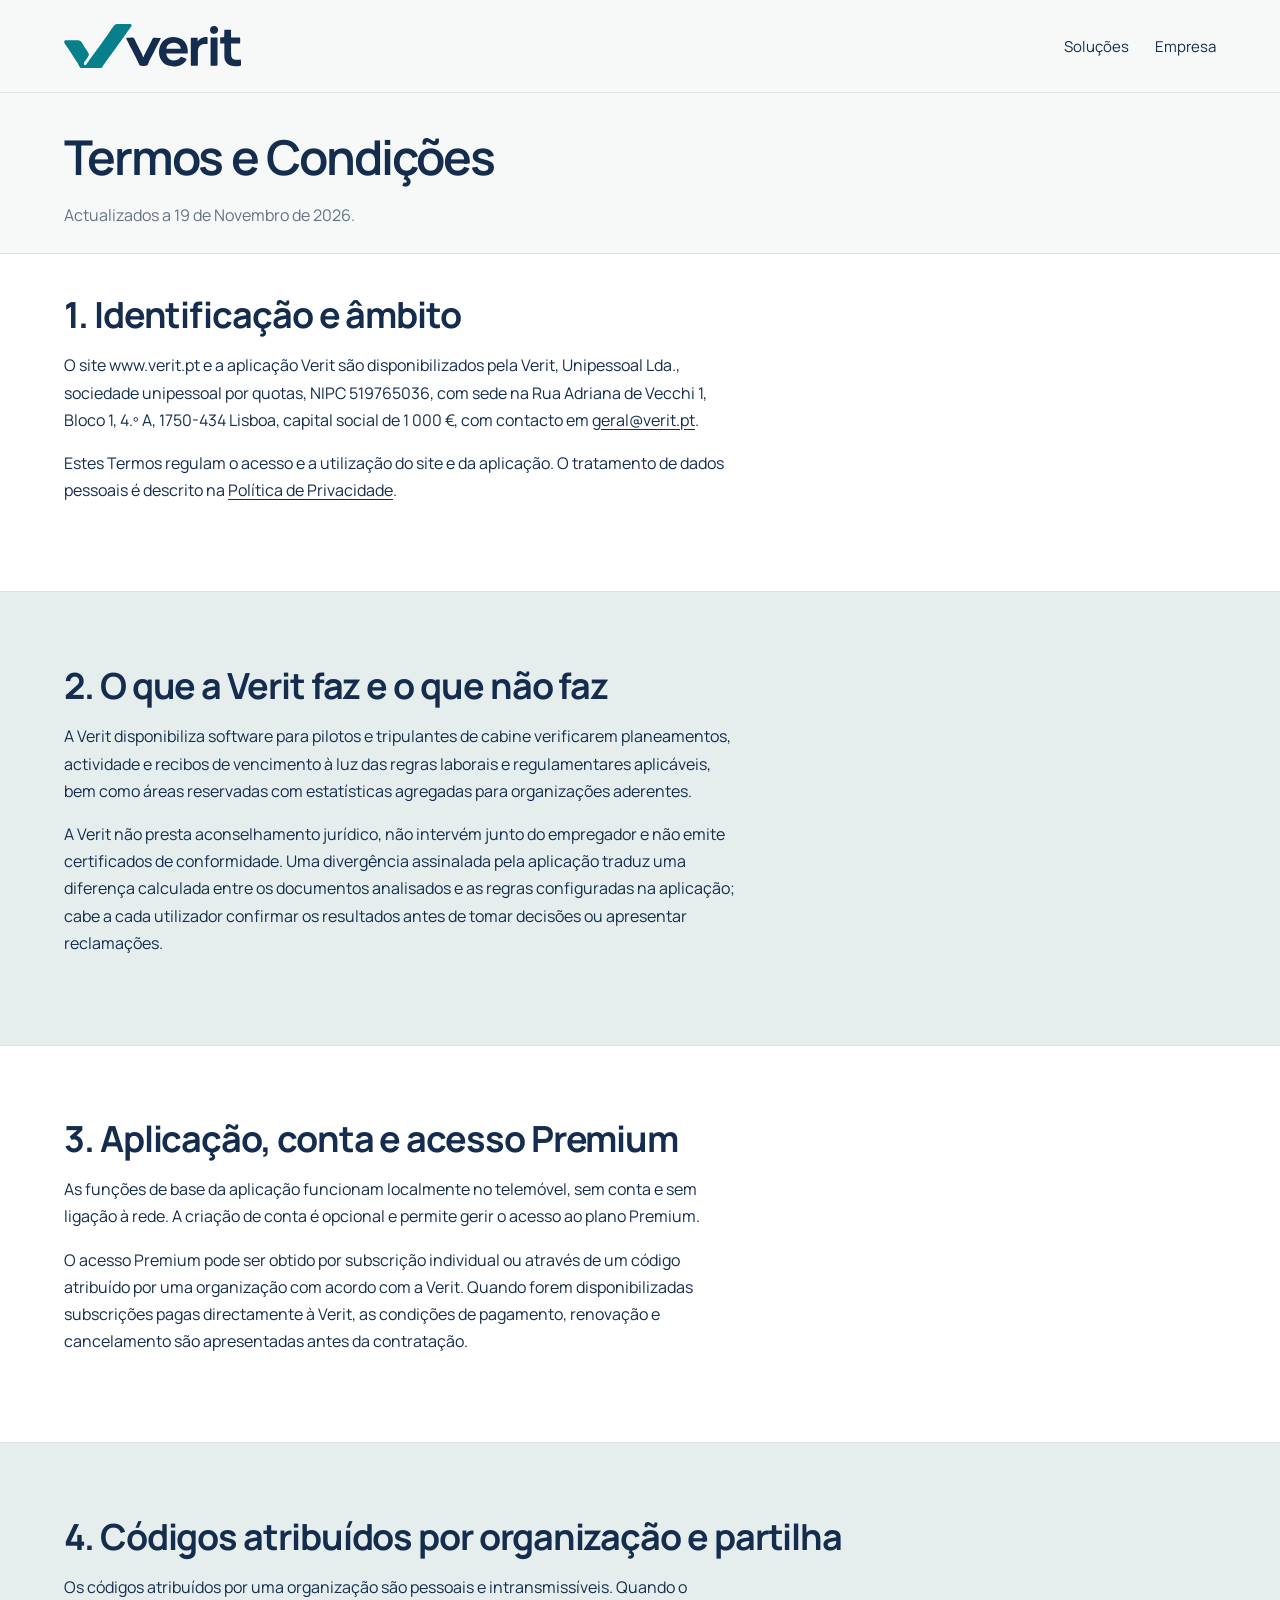
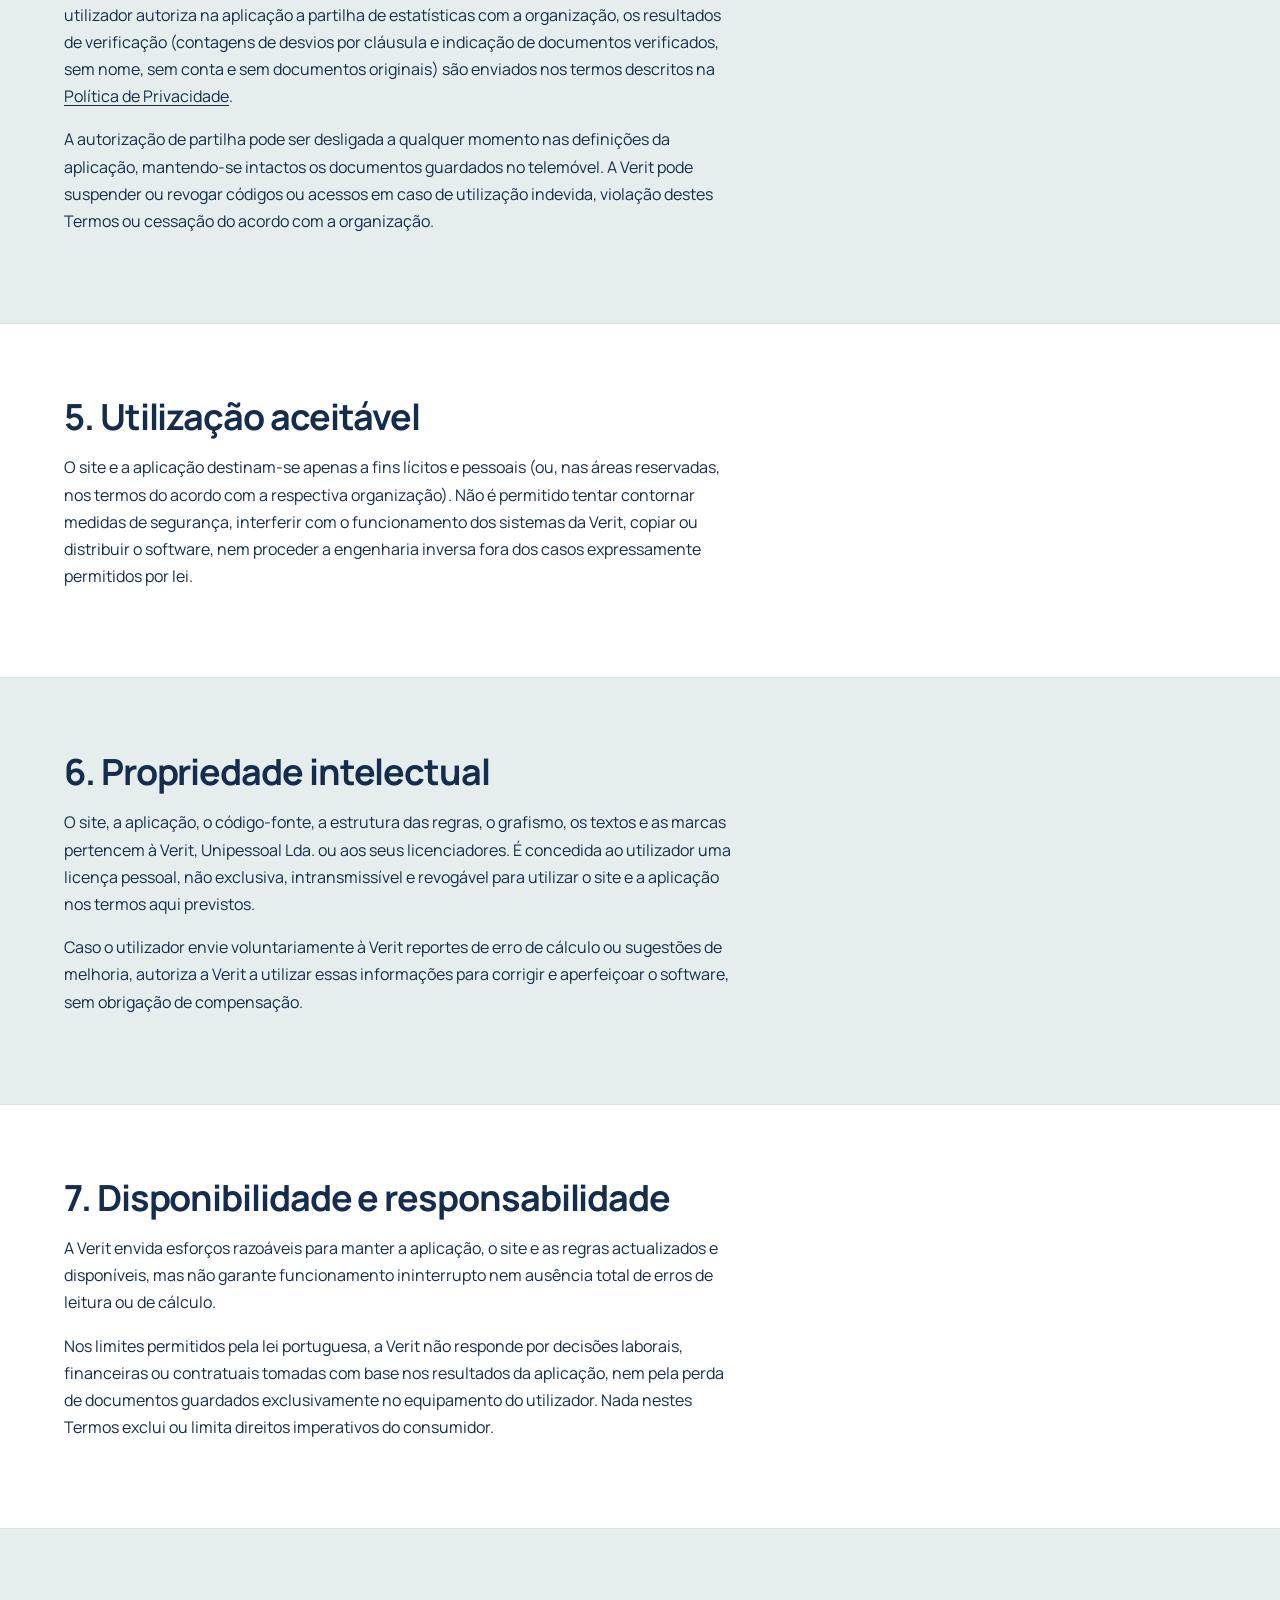
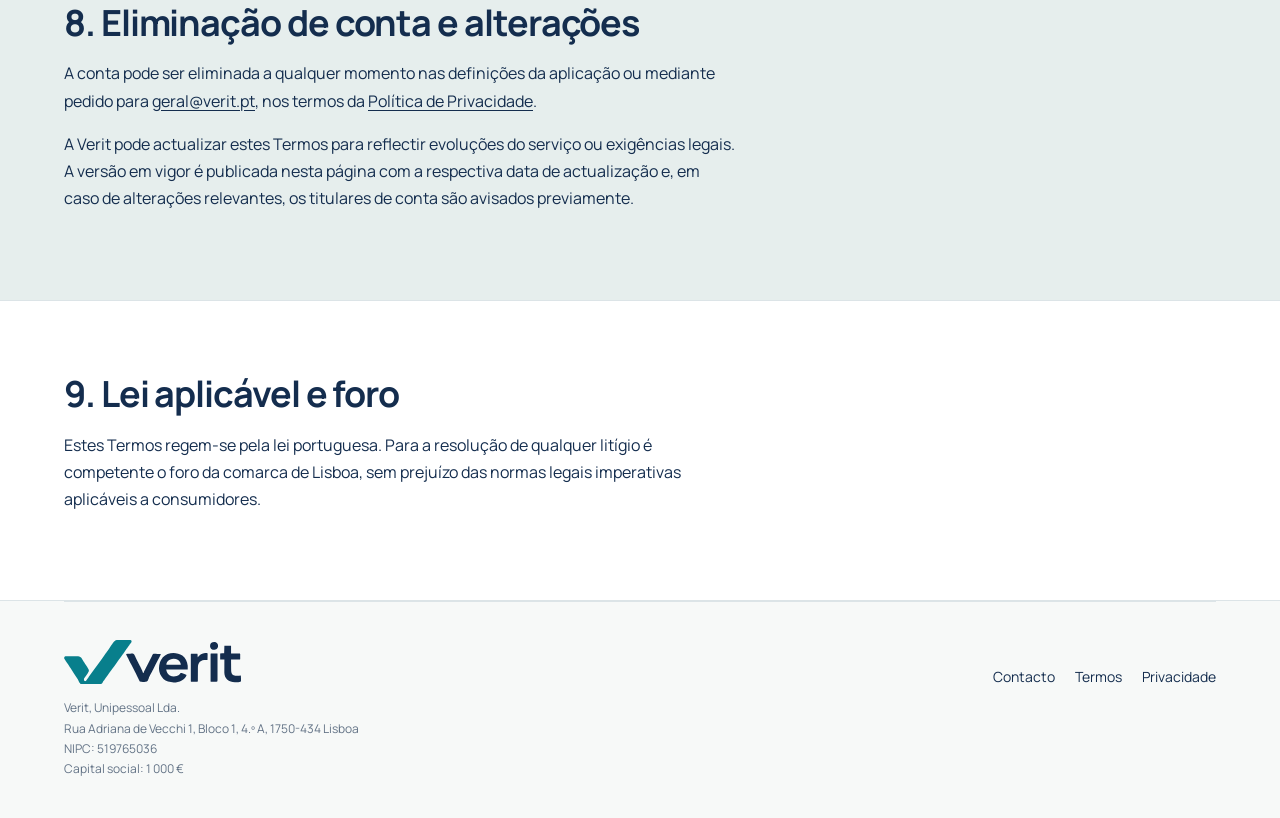
<file: termos/index.html>
<!DOCTYPE html><html lang="pt-PT"><head><meta charSet="utf-8"/><meta name="viewport" content="width=device-width, initial-scale=1"/><link rel="preload" href="/brand/verit-horizontal.svg" as="image"/><link rel="stylesheet" href="/_next/static/chunks/2-kdbgq0ei7hj.css" data-precedence="next"/><link rel="preload" as="script" fetchPriority="low" href="/_next/static/chunks/2udme52dpf0ne.js"/><script src="/_next/static/chunks/0xahm4a2my15v.js" async=""></script><script src="/_next/static/chunks/44g0duest-lyw.js" async=""></script><script src="/_next/static/chunks/turbopack-2u1d16houkiyo.js" async=""></script><script src="/_next/static/chunks/2_fxnk36s8uq_.js" async=""></script><meta name="theme-color" content="#F7F9F8"/><title>Termos e Condições — Verit</title><meta name="description" content="Condições de utilização do site e da aplicação Verit, conta, acesso Premium e limitações do serviço."/><link rel="icon" href="/icon.svg?icon.2-k_0nrg1xyh2.svg" sizes="any" type="image/svg+xml"/><script src="/_next/static/chunks/0cz1d0mv5g_q7.js" noModule=""></script></head><body><div hidden=""><!--$--><!--/$--></div><a class="skip" href="#conteudo">Saltar para o conteúdo</a><div class="topbar"><div class="wrap"><header class="nav"><a class="logo" href="/" aria-label="Verit início"><img src="/brand/verit-horizontal.svg" alt="" width="795" height="198"/></a><nav class="links" aria-label="Principal"><a href="/aviacao">Soluções</a><a href="/empresa">Empresa</a></nav></header></div></div><main class="site" id="conteudo" tabindex="-1"><section class="hero-band"><div class="wrap"><div class="page-intro"><h1>Termos e Condições</h1><p class="muted">Actualizados a <!-- -->19 de Novembro de 2026<!-- -->.</p></div></div></section><section class="band-white" aria-labelledby="ambito"><div class="wrap"><h2 id="ambito">1. Identificação e âmbito</h2><p>O site www.verit.pt e a aplicação Verit são disponibilizados pela <!-- -->Verit, Unipessoal Lda., sociedade unipessoal por quotas, NIPC 519765036, com sede na Rua Adriana de Vecchi 1, Bloco 1, 4.º A, 1750-434 Lisboa, capital social de 1 000 €<!-- -->, com contacto em <a href="mailto:geral@verit.pt">geral@verit.pt</a>.</p><p>Estes Termos regulam o acesso e a utilização do site e da aplicação. O tratamento de dados pessoais é descrito na <a href="/privacidade">Política de Privacidade</a>.</p></div></section><section class="band-tint" aria-labelledby="servico"><div class="wrap"><h2 id="servico">2. O que a Verit faz e o que não faz</h2><p>A Verit disponibiliza software para pilotos e tripulantes de cabine verificarem planeamentos, actividade e recibos de vencimento à luz das regras laborais e regulamentares aplicáveis, bem como áreas reservadas com estatísticas agregadas para organizações aderentes.</p><p>A Verit não presta aconselhamento jurídico, não intervém junto do empregador e não emite certificados de conformidade. Uma divergência assinalada pela aplicação traduz uma diferença calculada entre os documentos analisados e as regras configuradas na aplicação; cabe a cada utilizador confirmar os resultados antes de tomar decisões ou apresentar reclamações.</p></div></section><section class="band-white" aria-labelledby="conta"><div class="wrap"><h2 id="conta">3. Aplicação, conta e acesso Premium</h2><p>As funções de base da aplicação funcionam localmente no telemóvel, sem conta e sem ligação à rede. A criação de conta é opcional e permite gerir o acesso ao plano Premium.</p><p>O acesso Premium pode ser obtido por subscrição individual ou através de um código atribuído por uma organização com acordo com a Verit. Quando forem disponibilizadas subscrições pagas directamente à Verit, as condições de pagamento, renovação e cancelamento são apresentadas antes da contratação.</p></div></section><section class="band-tint" aria-labelledby="organizacoes"><div class="wrap"><h2 id="organizacoes">4. Códigos atribuídos por organização e partilha</h2><p>Os códigos atribuídos por uma organização são pessoais e intransmissíveis. Quando o utilizador autoriza na aplicação a partilha de estatísticas com a organização, os resultados de verificação (contagens de desvios por cláusula e indicação de documentos verificados, sem nome, sem conta e sem documentos originais) são enviados nos termos descritos na <a href="/privacidade">Política de Privacidade</a>.</p><p>A autorização de partilha pode ser desligada a qualquer momento nas definições da aplicação, mantendo-se intactos os documentos guardados no telemóvel. A Verit pode suspender ou revogar códigos ou acessos em caso de utilização indevida, violação destes Termos ou cessação do acordo com a organização.</p></div></section><section class="band-white" aria-labelledby="uso"><div class="wrap"><h2 id="uso">5. Utilização aceitável</h2><p>O site e a aplicação destinam-se apenas a fins lícitos e pessoais (ou, nas áreas reservadas, nos termos do acordo com a respectiva organização). Não é permitido tentar contornar medidas de segurança, interferir com o funcionamento dos sistemas da Verit, copiar ou distribuir o software, nem proceder a engenharia inversa fora dos casos expressamente permitidos por lei.</p></div></section><section class="band-tint" aria-labelledby="propriedade"><div class="wrap"><h2 id="propriedade">6. Propriedade intelectual</h2><p>O site, a aplicação, o código-fonte, a estrutura das regras, o grafismo, os textos e as marcas pertencem à <!-- -->Verit, Unipessoal Lda.<!-- --> ou aos seus licenciadores. É concedida ao utilizador uma licença pessoal, não exclusiva, intransmissível e revogável para utilizar o site e a aplicação nos termos aqui previstos.</p><p>Caso o utilizador envie voluntariamente à Verit reportes de erro de cálculo ou sugestões de melhoria, autoriza a Verit a utilizar essas informações para corrigir e aperfeiçoar o software, sem obrigação de compensação.</p></div></section><section class="band-white" aria-labelledby="responsabilidade"><div class="wrap"><h2 id="responsabilidade">7. Disponibilidade e responsabilidade</h2><p>A Verit envida esforços razoáveis para manter a aplicação, o site e as regras actualizados e disponíveis, mas não garante funcionamento ininterrupto nem ausência total de erros de leitura ou de cálculo.</p><p>Nos limites permitidos pela lei portuguesa, a Verit não responde por decisões laborais, financeiras ou contratuais tomadas com base nos resultados da aplicação, nem pela perda de documentos guardados exclusivamente no equipamento do utilizador. Nada nestes Termos exclui ou limita direitos imperativos do consumidor.</p></div></section><section class="band-tint" aria-labelledby="alteracoes"><div class="wrap"><h2 id="alteracoes">8. Eliminação de conta e alterações</h2><p>A conta pode ser eliminada a qualquer momento nas definições da aplicação ou mediante pedido para <a href="mailto:geral@verit.pt">geral@verit.pt</a>, nos termos da <a href="/privacidade">Política de Privacidade</a>.</p><p>A Verit pode actualizar estes Termos para reflectir evoluções do serviço ou exigências legais. A versão em vigor é publicada nesta página com a respectiva data de actualização e, em caso de alterações relevantes, os titulares de conta são avisados previamente.</p></div></section><section class="band-white" aria-labelledby="lei"><div class="wrap"><h2 id="lei">9. Lei aplicável e foro</h2><p>Estes Termos regem-se pela lei portuguesa. Para a resolução de qualquer litígio é competente o foro da comarca de Lisboa, sem prejuízo das normas legais imperativas aplicáveis a consumidores.</p></div></section></main><div class="wrap"><footer class="footer"><div class="foottop"><a class="logo" href="/" aria-label="Verit início"><img src="/brand/verit-horizontal.svg" alt="" width="795" height="198"/></a><nav class="footlinks" aria-label="No fim da página"><a href="/empresa#contacto">Contacto</a><a href="/termos">Termos</a><a href="/privacidade">Privacidade</a></nav></div><div class="footlegal"><p>Verit, Unipessoal Lda.</p><p>Rua Adriana de Vecchi 1, Bloco 1, 4.º A, 1750-434 Lisboa</p><p>NIPC: 519765036</p><p>Capital social: 1 000 €</p></div></footer></div><!--$--><!--/$--><script id="_R_">(globalThis["TURBOPACK"] || (globalThis["TURBOPACK"] = [])).push({"otherChunks":["static/chunks/2udme52dpf0ne.js","static/chunks/0xahm4a2my15v.js","static/chunks/44g0duest-lyw.js"],"runtimeModuleIds":[94553]});</script><script src="/_next/static/chunks/2udme52dpf0ne.js" async=""></script><script>(self.__next_f=self.__next_f||[]).push([0])</script><script>self.__next_f.push([1,"1:\"$Sreact.fragment\"\n2:\"/_next/static/chunks/2_fxnk36s8uq_.js\"\n3:I[39756,[\"$2\"],\"default\"]\n4:I[37457,[\"$2\"],\"default\"]\n11:\"ViewportBoundary\"\n12:I[97367,[\"$2\"],\"$11\"]\n14:\"MetadataBoundary\"\n15:I[97367,[\"$2\"],\"$14\"]\n16:\"$Sreact.suspense\"\n18:I[68027,[\"$2\"],\"default\",1]\n:HL[\"/_next/static/chunks/2-kdbgq0ei7hj.css\",\"style\"]\n:HL[\"/brand/verit-horizontal.svg\",\"image\"]\n6:X\n7:[[\"children\",{\"s\":\"__PAGE__\",\"h\":512,\"d\":{\"r\":[\"$\",\"$1\",\"c\",{\"children\":[[[\"$\",\"a\",null,{\"className\":\"skip\",\"href\":\"#conteudo\",\"children\":\"Saltar para o conteúdo\"}],[\"$\",\"div\",null,{\"className\":\"topbar\",\"children\":[\"$\",\"div\",null,{\"className\":\"wrap\",\"children\":[\"$\",\"header\",null,{\"className\":\"nav\",\"children\":[[\"$\",\"a\",null,{\"className\":\"logo\",\"href\":\"/\",\"aria-label\":\"Verit início\",\"children\":[\"$\",\"img\",null,{\"src\":\"/brand/verit-horizontal.svg\",\"alt\":\"\",\"width\":795,\"height\":198}]}],[\"$\",\"nav\",null,{\"className\":\"links\",\"aria-label\":\"Principal\",\"children\":[[\"$\",\"a\",\"/aviacao\",{\"href\":\"/aviacao\",\"aria-current\":\"$undefined\",\"children\":\"Soluções\"}],[\"$\",\"a\",\"/empresa\",{\"href\":\"/empresa\",\"aria-current\":\"$undefined\",\"children\":\"Empresa\"}]]}]]}]}]}],[\"$\",\"main\",null,{\"className\":\"site\",\"id\":\"conteudo\",\"tabIndex\":-1,\"children\":[[\"$\",\"section\",null,{\"className\":\"hero-band\",\"children\":[\"$\",\"div\",null,{\"className\":\"wrap\",\"children\":[\"$\",\"div\",null,{\"className\":\"page-intro\",\"children\":[[\"$\",\"h1\",null,{\"children\":\"Termos e Condições\"}],[\"$\",\"p\",null,{\"className\":\"muted\",\"children\":[\"Actualizados a \",\"19 de Novembro de 2026\",\".\"]}]]}]}]}],[\"$\",\"section\",null,{\"className\":\"band-white\",\"aria-labelledby\":\"ambito\",\"children\":[\"$\",\"div\",null,{\"className\":\"wrap\",\"children\":[[\"$\",\"h2\",null,{\"id\":\"ambito\",\"children\":\"1. Identificação e âmbito\"}],[\"$\",\"p\",null,{\"children\":[\"O site www.verit.pt e a aplicação Verit são disponibilizados pela \",\"Verit, Unipessoal Lda., sociedade unipessoal por quotas, NIPC 519765036, com sede na Rua Adriana de Vecchi 1, Bloco 1, 4.º A, 1750-434 Lisboa, capital social de 1 000 €\",\", com contacto em \",[\"$\",\"a\",null,{\"href\":\"mailto:geral@verit.pt\",\"children\":\"geral@verit.pt\"}],\".\"]}],[\"$\",\"p\",null,{\"children\":[\"Estes Termos regulam o acesso e a utilização do site e da aplicação. O tratamento de dados pessoais é descrito na \",[\"$\",\"a\",null,{\"href\":\"/privacidade\",\"children\":\"Política de Privacidade\"}],\".\"]}]]}]}],[\"$\",\"section\",null,{\"className\":\"band-tint\",\"aria-labelledby\":\"servico\",\"children\":[\"$\",\"div\",null,{\"className\":\"wrap\",\"children\":[[\"$\",\"h2\",null,{\"id\":\"servico\",\"children\":\"2. O que a Verit faz e o que não faz\"}],[\"$\",\"p\",null,{\"children\":\"A Verit disponibiliza software para pilotos e tripulantes de cabine verificarem planeamentos, actividade e recibos de vencimento à luz das regras laborais e regulamentares aplicáveis, bem como áreas reservadas com estatísticas agregadas para organizações aderentes.\"}],[\"$\",\"p\",null,{\"children\":\"A Verit não presta aconselhamento jurídico, não intervém junto do empregador e não emite certificados de conformidade. Uma divergência assinalada pela aplicação traduz uma diferença calculada entre os documentos analisados e as regras configuradas na aplicação; cabe a cada utilizador confirmar os resultados antes de tomar decisões ou apresentar reclamações.\"}]]}]}],\"$L8\",\"$L9\",\"$La\",\"$Lb\",\"$Lc\",\"$Ld\",\"$Le\"]}],\"$Lf\"],null,\"$L10\"]}],\"p\":false,\"v\":null}}]]\n5:[[\"children\",{\"s\":\"termos\",\"h\":512,\"d\":{\"r\":[\"$\",\"$1\",\"c\",{\"children\":[null,[\"$\",\"$L3\",null,{\"parallelRouterKey\":\"children\",\"error\":\"$undefined\",\"errorStyles\":\"$undefined\",\"errorScripts\":\"$undefined\",\"template\":[\"$\",\"$L4\",null,{}],\"templateStyles\":\"$undefined\",\"templateScripts\":\"$undefined\",\"notFound\":\"$undefined\",\"forbidden\":\"$undefined\",\"unauthorized\":\"$undefined\"}]]}],\"p\":false,\"v\":\"$6\"},\"c\":\"$Q7\"}]]\n0:{\"P\":null,\"c\":[\"\",\"termos\",\"\"],\"q\":\"\",\"i\":false,\"t\":{\"t\":{\"s\":\"\",\"h\":528,\"d\":{\"r\":[\"$\",\"$1\",\"c\",{\"children\":[[[\"$\",\"link\",\"0\",{\"rel\":\"stylesheet\",\"href\":\"/_next/static/chunks/2-kdbgq0ei7hj.css\",\"precedence\":\"next\",\"crossOrigin\":\"$undefined\",\"nonce\":\"$undefined\"}],[\"$\",\"script\",\"script-0\",{\"src\":\"/_next/static/chunks/2_fxnk36s8uq_.js\",\"async\":true,\"nonce\":\"$undefined\"}]],[\"$\",\"html\",null,{\"lang\":\"pt-PT\",\"children\":[\"$\",\"body\",null,{\"children\":[\"$\",\"$L3\",null,{\"parallelRouterKey\":\"children\",\"error\":\"$undefined\",\"errorStyles\":\"$undefined\",\"errorScripts\":\"$undefined\",\"template\":[\"$\",\"$L4\",null,{}],\"templateStyles\":\"$undefined\",\"templateScripts\":\"$undefined\",\"notFound\":[[[\"$\",\"title\",null,{\"children\":\"404: This page could not be found.\"}],[\"$\",\"div\",null,{\"style\":{\"fontFamily\":\"system-ui,\\\"Segoe UI\\\",Roboto,Helvetica,Arial,sans-serif,\\\"Apple Color Emoji\\\",\\\"Segoe UI Emoji\\\"\",\"height\":\"100vh\",\"textAlign\":\"center\",\"display\":\"flex\",\"flexDirection\":\"column\",\"alignItems\":\"center\",\"justifyContent\":\"center\"},\"children\":[\"$\",\"div\",null,{\"children\":[[\"$\",\"style\",null,{\"dangerouslySetInnerHTML\":{\"__html\":\"body{color:#000;background:#fff;margin:0}.next-error-h1{border-right:1px solid rgba(0,0,0,.3)}@media (prefers-color-scheme:dark){body{color:#fff;background:#000}.next-error-h1{border-right:1px solid rgba(255,255,255,.3)}}\"}}],[\"$\",\"h1\",null,{\"className\":\"next-error-h1\",\"style\":{\"display\":\"inline-block\",\"margin\":\"0 20px 0 0\",\"padding\":\"0 23px 0 0\",\"fontSize\":24,\"fontWeight\":500,\"verticalAlign\":\"top\",\"lineHeight\":\"49px\"},\"children\":404}],[\"$\",\"div\",null,{\"style\":{\"display\":\"inline-block\"},\"children\":[\"$\",\"h2\",null,{\"style\":{\"fontSize\":14,\"fontWeight\":400,\"lineHeight\":\"49px\",\"margin\":0},\"children\":\"This page could not be found.\"}]}]]}]}]],[]],\"forbidden\":\"$undefined\",\"unauthorized\":\"$undefined\"}]}]}]]}],\"p\":false,\"v\":null},\"c\":\"$Q5\"},\"h\":{\"r\":[\"$\",\"$1\",\"h\",{\"children\":[null,[\"$\",\"$L12\",null,{\"children\":\"$L13\"}],[\"$\",\"$L15\",null,{\"children\":[[\"$\",\"div\",null,{\"hidden\":true,\"children\":[\"$\",\"$16\",null,{\"name\":\"Next.Metadata\",\"children\":\"$L17\"}]}],null]}],null]}],\"p\":false,\"v\":null}},\"m\":\"$undefined\",\"G\":[\"$18\",[[\"$\",\"link\",\"0\",{\"rel\":\"stylesheet\",\"href\":\"/_next/static/chunks/2-kdbgq0ei7hj.css\",\"precedence\":\"next\",\"crossOrigin\":\"$undefined\",\"nonce\":\"$undefined\"}]]],\"S\":true,\"r\":\"$undefined\",\"s\":\"$undefined\",\"a\":\"$undefined\",\"l\":\"$undefined\",\"p\":\"$undefined\",\"d\":\"$undefined\",\"b\":\"fQcJb8UgRJX-ZV9vV9kqZ\"}\n19:I[97367,[\"$2\"],\"OutletBoundary\"]\n6:C\n8:[\"$\",\"section\",null,{\"className\":\"band-white\",\"aria-labelledby\":\"conta\",\"children\":[\"$\",\"div\",null,{\"className\":\"wrap\",\"children\":[[\"$\",\"h2\",null,{\"id\":\"conta\",\"children\":\"3. Aplicação, conta e acesso Premium\"}],[\"$\",\"p\",null,{\"children\":\"As funções de base da aplicação funcionam localmente no telemóvel, sem conta e sem ligação à rede. A criação de conta é opcional e permite gerir o acesso ao plano Premium.\"}],[\"$\",\"p\",null,{\"children\":\"O acesso Premium pode ser obtido por subscrição individual ou através de um código atribuído por uma organização com acordo com a Verit. Quando forem disponibilizadas subscrições pagas directamente à Verit, as condições de pagamento, renovação e cancelamento são apresentadas antes da contratação.\"}]]}]}]\n9:[\"$\",\"section\",null,{\"className\":\"band-tint\",\"aria-labelledby\":\"organizacoes\",\"children\":[\"$\",\"div\",null,{\"className\":\"wrap\",\"children\":[[\"$\",\"h2\",null,{\"id\":\"organizacoes\",\"children\":\"4. Códigos atribuídos por organização e partilha\"}],[\"$\",\"p\",null,{\"children\":[\"Os códigos atribuídos por uma organização são pessoais e intransmissíveis. Quando o utilizador autoriza na aplicação a partilha de estatísticas com a organização, os resultados de verificação (contagens de desvios por cláusula e indicação de documentos verificados, sem nome, sem conta e sem documentos originais) são enviados nos termos descritos na \",[\"$\",\"a\",null,{\"href\":\"/privacidade\",\"children\":\"Política de Privacidade\"}],\".\"]}],[\"$\",\"p\",null,{\"children\":\"A autorização de partilha pode ser desligada a qualquer momento nas definições da aplicação, mantendo-se intactos os documentos guardados no telemóvel. A Verit pode suspender ou revogar códigos ou acessos em caso de utilização indevida, violação destes Termos ou cessação do acordo com a organização.\"}]]}]}]\na:[\"$\",\"section\",null,{\"className\":\"band-white\",\"aria-labelledby\":\"uso\",\"children\":[\"$\",\"div\",null,{\"className\":\"wrap\",\"children\":[[\"$\",\"h2\",null,{\"id\":\"uso\",\"children\":\"5. Utilização aceitável\"}],[\"$\",\"p\",null,{\"children\":\"O site e a aplicação destinam-se apenas a fins lícitos e pessoais (ou, nas áreas reservadas, nos termos do acordo com a respectiva organização). Não é permitido tentar contornar medidas de segurança, interferir com o funcionamento dos sistemas da Verit, copiar ou distribuir o software, nem proceder a engenharia inversa fora dos casos expressamente permitidos por lei.\"}]]}]}]\nb:[\"$\",\"section\",null,{\"className\":\"band-tint\",\"aria-labelledby\":\"propriedade\",\"children\":[\"$\",\"div\",null,{\"className\":\"wrap\",\"children\":[[\"$\",\"h2\",null,{\"id\":\"propriedade\",\"children\":\"6. Propriedade intelectual\"}],[\"$\",\"p\",null,{\"children\":[\"O site, a aplicação, o código-fonte, a estrutura das regras, o grafismo, os textos e as marcas pertencem à \",\"Verit, Unipessoal Lda.\",\" ou aos seus licenciadores. É concedida ao utilizador uma licença pessoal, não exclusiva, intransmissível e revogável para utilizar o site e a aplicação nos termos aqui previstos.\"]}],[\"$\",\"p\",null,{\"children\":\"Caso o utilizador envie voluntariamente à Verit reportes de erro de cálculo ou sugestões de melhoria, autoriza a Verit a utilizar essas informações para corrigir e aperfeiçoar o software, sem obrigação de compensação.\"}]]}]}]\nc:[\"$\",\"section\",null,{\"className\":\"band-white\",\"aria-labelledby\":\"responsabilidade\",\"children\":[\"$\",\"div\",null,{\"className\":\"wrap\",\"children\":[[\"$\",\"h2\",null,{\"id\":\"responsabilidade\",\"children\":\"7. Disponibilidade e responsabilidade\"}],[\"$\",\"p\",null,{\"children\":\"A Verit envida esforços razoáveis para manter a aplicação, o site e as regras actualizados e disponíveis, mas não garante funcionamento ininterrupto nem ausência total de erros de leitura ou de cálculo.\"}],[\"$\",\"p\",null,{\"children\":\"Nos limites permitidos pela lei portuguesa, a Verit não responde por decisões laborais, financeiras ou contratuais tomadas com base nos resultados da aplicação, nem pela perda de documentos guardados exclusivamente no equipamento do utilizador. Nada nestes Termos exclui ou limita direitos imperativos do consumidor.\"}]]}]}]\nd:[\"$\",\"section\",null,{\"className\":\"band-tint\",\"aria-labelledby\":\"alteracoes\",\"children\":[\"$\",\"div\",null,{\"className\":\"wrap\",\"children\":[[\"$\",\"h2\",null,{\"id\":\"alteracoes\",\"children\":\"8. Eliminação de conta e alterações\"}],[\"$\",\"p\",null,{\"children\":[\"A conta pode ser eliminada a qualquer momento nas definições da aplicação ou mediante pedido para \",[\"$\",\"a\",null,{\"href\":\"mailto:geral@verit.pt\",\"children\":\"geral@verit.pt\"}],\", nos termos da \",[\"$\",\"a\",null,{\"href\":\"/privacidade\",\"children\":\"Política de Privacidade\"}],\".\"]}],[\"$\",\"p\",null,{\"children\":\"A Verit pode actualizar estes Termos para reflectir evoluções do serviço ou exigências legais. A versão em vigor é publicada nesta página com a respectiva data de actualização e, em caso de alterações relevantes, os titulares de conta são avisados previamente.\"}]]}]}]\ne:[\"$\",\"section\",null,{\"className\":\"band-white\",\"aria-labelledby\":\"lei\",\"children\":[\"$\",\"div\",null,{\"className\":\"wrap\",\"children\":[[\"$\",\"h2\",null,{\"id\":\"lei\",\"children\":\"9. Lei aplicável e foro\"}],[\"$\",\"p\",null,{\"children\":\"Estes Termos regem-se pela lei portuguesa. Para a resolução de qualquer litígio é competente o foro da comarca de Lisboa, sem prejuízo das normas legais imperativas aplicáveis a consumidores.\"}]]}]}]\nf:[\"$\",\"div\",null,{\"className\":\"wrap\",\"children\":[\"$\",\"footer\",null,{\"className\":\"footer\",\"children\":[[\"$\",\"div\",null,{\"className\":\"foottop\",\"children\":[[\"$\",\"a\",null,{\"className\":\"logo\",\"href\":\"/\",\"aria-label\":\"Verit início\",\"children\":[\"$\",\"img\",null,{\"src\":\"/brand/verit-horizontal.svg\",\"alt\":\"\",\"width\":795,\"height\":198}]}],[\"$\",\"nav\",null,{\"className\":\"footlinks\",\"aria-label\":\"No fim da página\",\"children\":[[\"$\",\"a\",\"/empresa#contacto\",{\"href\":\"/empresa#contacto\",\"children\":\"Contacto\"}],[\"$\",\"a\",\"/termos\",{\"href\":\"/termos\",\"children\":\"Termos\"}],[\"$\",\"a\",\"/privacidade\",{\"href\":\"/privacidade\",\"children\":\"Privacidade\"}]]}]]}],[\"$\",\"div\",null,{\"className\":\"footlegal\",\"children\":[[\"$\",\"p\",\"Verit, Unipessoal Lda.\",{\"children\":\"Verit, Unipessoal Lda.\"}],[\"$\",\"p\",\"Rua Adriana de Vecchi 1, Bloco 1, 4.º A, 1750-434 Lisboa\",{\"children\":\"Rua Adriana de Vecchi 1, Bloco 1, 4.º A, 1750-434 Lisboa\"}],[\"$\",\"p\",\"NIPC: 519765036\",{\"children\":\"NIPC: 519765036\"}],[\"$\",\"p\",\"Capital social: 1 000 €\",{\"children\":\"Capital social: 1 000 €\"}]]}]]}]}]\n10:[\"$\",\"$L19\",null,{\"children\":[\"$\",\"$16\",null,{\"name\":\"Next.MetadataOutlet\",\"children\":\"$@1a\"}]}]\n13:[[\"$\",\"meta\",\"0\",{\"charSet\":\"utf-8\"}],[\"$\",\"meta\",\"1\",{\"name\":\"viewport\",\"content\":\"width=device-width, initial-scale=1\"}],[\"$\",\"meta\",\"2\",{\"name\":\"theme-color\",\"content\":\"#F7F9F8\"}]]\n1b:I[27201,[\"$2\"],\"IconMark\"]\n17:[[\"$\",\"title\",\"0\",{\"children\":\"Termos e Condições — Verit\"}],[\"$\",\"meta\",\"1\",{\"name\":\"description\",\"content\":\"Condições de utilização do site e da aplicação Verit, conta, acesso Premium e limitações do serviço.\"}],[\"$\",\"link\",\"2\",{\"rel\":\"icon\",\"href\":\"/icon.svg?icon.2-k_0nrg1xyh2.svg\",\"sizes\":\"any\",\"type\":\"image/svg+xml\"}],[\"$\",\"$L1b\",\"3\",{}]]\n1a:null\n"])</script></body></html>
</file>
<file: _next/static/chunks/2-kdbgq0ei7hj.css>
@font-face{font-family:Manrope;src:url(/fonts/Manrope-Variable.ttf)format("truetype");font-weight:200 800;font-display:swap}:root{--navy:#142d4e;--teal:#087f8c;--paper:#f7f9f8;--mint:#ddf3eb;--line:#dce4e7;--muted:#637386}*{box-sizing:border-box}html{scroll-behavior:smooth;--lightningcss-light:initial;--lightningcss-dark: ;color-scheme:light;overflow-x:clip}body{background:var(--paper);width:100%;max-width:100%;color:var(--navy);font-synthesis:none;-webkit-font-smoothing:antialiased;margin:0;font-family:Manrope,Arial,Helvetica,sans-serif;overflow-x:clip}button,input,select{font:inherit}a{color:inherit;text-decoration:none}button,a,input,select{outline-offset:5px}button{cursor:pointer}button:focus-visible,a:focus-visible{outline:3px solid var(--teal)}.wrap{max-width:1240px;margin:auto;padding:0 44px}.nav{border-bottom:1px solid var(--line);justify-content:space-between;align-items:center;gap:24px;height:92px;display:flex}.logo{align-items:center;gap:7px;min-width:0;max-width:180px;line-height:0;display:inline-flex}.logo img{width:177px;max-width:100%;height:44px;display:block}.links{flex-wrap:wrap;align-items:center;gap:26px;font-size:13px;display:flex}.links a{align-items:center;min-height:44px;display:inline-flex}.btn{background:var(--teal);color:#fff;border:1px solid #0000;border-radius:7px;justify-content:center;align-items:center;gap:16px;padding:15px 23px;font-size:14px;font-weight:600;display:inline-flex}h1{letter-spacing:-5px;margin:27px 0;font-size:clamp(52px,6.8vw,88px);font-weight:650;line-height:1.01}h2{letter-spacing:-2px;margin:18px 0 25px;font-size:clamp(33px,4vw,52px);line-height:1.1}h3{letter-spacing:-.6px;font-size:23px}p{font-size:16px;line-height:1.7}.muted{color:var(--muted)}.hero{grid-template-columns:1.05fr 1fr;align-items:center;gap:64px;padding:76px 0 70px;display:grid}.hero p{max-width:470px;font-size:18px}.hero h1 em{color:var(--teal);font-style:normal}.small{font-size:12px;line-height:1.6}.hero-art{background:#e6eeed;border-radius:16px;justify-content:center;align-items:center;min-height:0;padding:36px 28px;display:flex;position:relative;overflow:hidden}.hero-mark{min-height:440px}.hero-mark .giant-v{opacity:1;width:100%;left:0;right:0}.giant-v{opacity:.9;pointer-events:none;background:#b8dcd7;width:86%;height:100%;position:absolute;top:0;right:-6%;-webkit-mask-image:url(/brand/verit-v.svg);mask-image:url(/brand/verit-v.svg);-webkit-mask-position:50%;mask-position:50%;-webkit-mask-size:contain;mask-size:contain;-webkit-mask-repeat:no-repeat;mask-repeat:no-repeat;-webkit-mask-source-type:alpha;mask-mode:alpha}.analysis-card{background:#fff;border-radius:14px;width:100%;padding:26px;position:relative;box-shadow:0 22px 45px #142d4e14}.hero .analysis-card p{max-width:none;font-size:16px}.hero .analysis-card p.small{font-size:12px}.row{justify-content:space-between;align-items:center;gap:16px;display:flex}.tag{background:var(--mint);color:#17604e;border-radius:5px;padding:7px 9px;font-size:11px;display:inline-flex}.tag.neutral{color:var(--muted);background:#eef1f6}section{padding:86px 0}section p{max-width:42rem}section p a{color:var(--teal);text-underline-offset:3px;text-decoration:underline}section h3{margin:48px 0 12px}.analysis-card.example{max-width:34rem;margin:28px 0 8px}.rules{border-top:1px solid var(--line);max-width:46rem;margin:8px 0 0;padding:0;list-style:none}.rules li{border-bottom:1px solid var(--line);flex-wrap:wrap;justify-content:space-between;align-items:baseline;gap:12px 24px;padding:14px 0;font-size:15px;line-height:1.5;display:flex}.rules li span:first-child{flex:1}.rules li .clause{color:var(--teal);white-space:nowrap;font-weight:700}.footer{border-top:1px solid var(--line);padding:38px 0}.footer p{max-width:22rem}.footlegal{margin-top:14px}.footer .footlegal p{max-width:none;color:var(--muted);margin:0;font-size:12px;line-height:1.7}.foottop{justify-content:space-between;align-items:flex-end;gap:20px;display:flex}.footlinks{flex-wrap:wrap;justify-content:flex-end;gap:20px;font-size:14px;line-height:1;display:flex}.footlinks a{align-items:flex-end;min-height:44px;display:inline-flex}.page-intro{max-width:800px;padding:64px 0 26px}.page-intro h1{font-size:64px}@media (max-width:900px){.wrap{padding:0 23px}.links{justify-content:flex-end;gap:14px}.hero{grid-template-columns:1fr;gap:30px;padding-top:46px}h1{letter-spacing:-3px}.hero-art{min-height:0}.page-intro h1{font-size:50px}section{padding:54px 0}.nav{flex-wrap:wrap;height:auto;min-height:78px;padding-block:12px}.logo img{width:137px;height:34px}}.skip{color:var(--navy);z-index:20;background:#fff;border-radius:7px;padding:10px 14px;font-weight:650;position:absolute;top:0;left:16px;transform:translateY(-120%)}.skip:focus{top:12px;transform:none}.topbar{z-index:5;background:var(--paper);border-bottom:1px solid var(--line);position:sticky;top:0}.topbar .nav{border-bottom:0}.topbar .logo{min-height:44px}.topbar .links{font-size:15px}.links a:hover,.footlinks a:hover{text-underline-offset:4px;text-decoration:underline}.site>section{padding:72px 0}.site>.hero-band{padding:0}.site>.band-close{padding:56px 0 64px}.band-white{box-shadow:inset 0 1px 0 var(--line), inset 0 -1px 0 var(--line);background:#fff}.band-tint{background:#e6eeed}.site h1,.site h2{text-wrap:wrap}.site h1{letter-spacing:-.04em;margin:0 0 20px;font-size:clamp(40px,4.6vw,64px);line-height:1.02}.site h2{letter-spacing:-.03em;margin:0 0 16px;font-size:clamp(28px,3vw,36px);line-height:1.2}.site .page-intro{max-width:46rem;padding:40px 0 8px}.site .page-intro h1{font-size:clamp(36px,4vw,48px)}.site>.hero-band+section{padding-top:40px}.site .hero h2{letter-spacing:-.6px;margin:0 0 12px;font-size:26px;line-height:1.25}.site .hero{gap:48px;padding:52px 0 64px}.hero>*{min-width:0}.independence{border-left:3px solid var(--teal);margin-top:22px;padding-left:14px;font-weight:650}.hero p.solutions{letter-spacing:-.2px;font-size:20px;font-weight:650;line-height:1.45}.lede{max-width:40rem;margin-top:0;font-size:18px;line-height:1.6}.hero-art .phone{z-index:1;width:min(262px,78%);position:relative}.phone{margin:0}.phone-frame{background:#161f28;border:3px solid #161f28;border-radius:36px;padding:8px;box-shadow:0 12px 28px #142d4e24}.phone-screen{aspect-ratio:1206/2622;background:#d7e1df;border-radius:28px;position:relative;overflow:hidden}.phone-screen img{object-fit:cover;object-position:top center;color:#0000;width:100%;height:100%;position:absolute;inset:0}.phone figcaption{text-align:center;color:var(--navy);margin-top:12px;font-size:14px;line-height:1.45}.gallery{contain:inline-size;grid-template-columns:repeat(2,minmax(0,280px));justify-content:center;align-items:start;gap:48px;min-width:0;max-width:100%;margin:0 0 32px;display:grid}.gallery .phone{width:min(230px,100%);margin-inline:auto}.gallery .phone-frame{border-radius:32px;padding:7px}.gallery .phone-screen{border-radius:25px}.gallery:focus-visible{outline:3px solid var(--teal);outline-offset:4px}.split{grid-template-columns:1fr 1fr;align-items:start;gap:18px;display:grid}.card{border:1px solid var(--line);background:#fff;border-radius:12px;padding:22px 24px 24px}.site .card h3{margin:0 0 10px}.card p:last-child,.card ul:last-child{margin-bottom:0}.sector-card{grid-template-columns:minmax(0,1fr) minmax(220px,.8fr);align-items:center;gap:28px;max-width:860px;padding:28px;display:grid}.sector-card h3{letter-spacing:-.8px;font-size:32px}.sector-card p{max-width:none;margin:0}.aviation-link{background:var(--navy);color:#fff;letter-spacing:-.8px;border-radius:12px;justify-content:space-between;align-items:center;gap:16px;min-height:132px;padding:24px 26px;font-size:32px;font-weight:650;line-height:1.1;display:flex}.aviation-link:after{content:"";border-top:2px solid;border-right:2px solid;flex:none;width:11px;height:11px;transform:rotate(45deg)}.aviation-link:hover{background:var(--teal);color:#fff}.site .sector-future{max-width:38rem;margin:26px 0 0;font-size:18px;line-height:1.55}.band-close h2{letter-spacing:-.8px;margin:0 0 12px;font-size:28px;line-height:1.15}.rule-tags{flex-wrap:wrap;gap:8px;margin:4px 0 16px;padding:0;list-style:none;display:flex}.rule-tags li{max-width:100%;margin:0}.rule-tags .tag{white-space:normal;text-align:left;max-width:100%;padding:8px 10px;font-size:13px;line-height:1.35;display:inline-block}.org-layout{grid-template-columns:minmax(0,5fr) minmax(0,6fr);align-items:start;gap:28px;display:grid}.org-copy p{margin:0 0 14px}.opening{letter-spacing:-.5px;color:var(--navy);margin-bottom:18px;font-size:clamp(24px,2.2vw,30px);font-weight:650;line-height:1.28}.org-blocks{grid-template-columns:1fr 1fr;gap:16px;margin-top:22px;display:grid}.org-contact{max-width:880px;margin-top:22px}.org-contact p{max-width:none}.show-list{margin:0;padding:0 0 0 1.15rem}.show-list li{margin:0 0 8px;line-height:1.5}.show-list li:last-child{margin-bottom:0}.panel{border:1px solid var(--line);background:#fff;border-radius:16px;margin:0;padding:20px 20px 14px;box-shadow:0 18px 44px #142d4e14}.flag{margin:0;padding:8px 12px;font-size:13px;font-weight:700}.panel-title{letter-spacing:-.3px;margin:14px 0 0;font-size:18px;font-weight:700;line-height:1.3}.meters{grid-template-columns:repeat(3,minmax(0,1fr));gap:8px;margin:16px 0;padding:0;list-style:none;display:grid}.meters li{background:var(--paper);border-radius:10px;min-width:0;padding:10px 10px 12px}.meters strong{letter-spacing:-1px;font-variant-numeric:tabular-nums;font-size:26px;font-weight:650;line-height:1.1;display:block}.meters span{color:var(--muted);margin-top:4px;font-size:12px;line-height:1.35;display:block}.deviation-total{background:var(--mint);border-radius:10px;align-items:baseline;gap:10px;margin:0 0 14px;padding:12px 14px;display:flex}.deviation-total strong{letter-spacing:-1.2px;color:var(--teal);font-variant-numeric:tabular-nums;font-size:36px;font-weight:700;line-height:1}.deviation-total span{color:#17604e;font-size:15px;font-weight:650}.table-scroll{overflow-x:auto}.table-scroll:focus-visible{outline:3px solid var(--teal);outline-offset:3px}.org-table{border-collapse:collapse;width:100%}.org-table th,.org-table td{text-align:left;vertical-align:middle;border-bottom:1px solid var(--line);padding:9px 12px 9px 0;font-size:14px;font-weight:500;line-height:1.35}.org-table thead th{color:var(--muted);padding-top:0;font-size:12px;font-weight:700}.org-table th[scope=row]{white-space:nowrap;color:var(--navy);font-weight:700}.org-table .c-rule{font-weight:650}.count{align-items:center;gap:8px;min-width:6.5rem;display:flex}.count b{font-variant-numeric:tabular-nums;min-width:1.4rem;font-weight:700}.track{background:#e5f2ee;border-radius:99px;flex:1;min-width:36px;height:6px}.bar{background:var(--teal);opacity:.55;border-radius:99px;height:100%;display:block}.cell-label{display:none}.panel-note{border-top:1px solid var(--line);color:var(--muted);margin:12px 0 0;padding-top:12px;font-size:12px;line-height:1.5}.sr-only{clip-path:inset(50%);white-space:nowrap;border:0;width:1px;height:1px;margin:-1px;padding:0;position:absolute;overflow:hidden}@media (max-width:900px){.site>section{padding:48px 0}.site>.band-close{padding:40px 0 48px}.site .hero{padding-top:36px}.hero-art .phone{width:min(230px,70%)}.site h1{letter-spacing:-.03em;font-size:36px}.topbar .logo img{width:177px;height:44px}.org-layout,.sector-card{grid-template-columns:1fr}.sector-card{max-width:none;padding:22px}.aviation-link{min-height:76px;font-size:26px}.hero-mark{width:168px;height:168px;min-height:168px;margin-inline:auto;padding:16px}.site,.site [id]{scroll-margin-top:140px}}@media (min-width:901px){.site,.site [id]{scroll-margin-top:108px}}@media (max-width:720px){.gallery{scroll-snap-type:x mandatory;overscroll-behavior-x:contain;scrollbar-width:none;contain:none;grid-template-columns:none;grid-auto-columns:min(78%,260px);grid-auto-flow:column;justify-content:start;gap:18px;max-width:none;margin:22px -23px 28px;padding:4px 23px 20px;scroll-padding-inline:23px;overflow-x:auto}.gallery::-webkit-scrollbar{display:none}.gallery .phone{scroll-snap-align:start;width:100%}.org-blocks,.card-grid,.data-grid,.split{grid-template-columns:1fr}.legal-rows div{grid-template-columns:1fr;gap:2px}.topbar .nav{align-items:flex-start}.topbar .links{flex:100%;justify-content:flex-start;min-width:0}.topbar .logo img{width:137px;height:34px}.foottop{flex-direction:column;align-items:flex-start;gap:4px}.footlinks{justify-content:flex-start;gap:18px}.footlinks a{align-items:center}.footlegal{margin-top:8px}.meters{grid-template-columns:repeat(3,minmax(0,1fr))}.report .report-meters{grid-template-columns:repeat(2,minmax(0,1fr))}.org-table thead{clip-path:inset(50%);white-space:nowrap;border:0;width:1px;height:1px;margin:-1px;padding:0;position:absolute;overflow:hidden}.org-table tr{border-bottom:1px solid var(--line);grid-template-columns:minmax(0,1fr) auto;grid-template-areas:"rule count""clause count""amount amount";gap:2px 12px;padding:12px 0;display:grid}.org-table th,.org-table td{border:0;width:auto;padding:0;display:block}.org-table .c-clause{color:var(--muted);white-space:normal;grid-area:clause;font-size:12px;font-weight:650}.org-table .c-rule{grid-area:rule}.org-table .c-count{grid-area:count;align-self:center}.org-table .c-amount{color:var(--muted);grid-area:amount;margin-top:2px;font-size:13px}.cell-label{display:none}.count{min-width:0}.track{flex:none;width:52px}}.site:focus{outline:none}.links a[aria-current=page]{color:var(--teal);font-weight:650}.more{min-height:44px;color:var(--teal);align-items:center;gap:10px;font-weight:650;display:inline-flex}section p a.more{text-decoration:none}.more:after{content:"";border-top:2px solid;border-right:2px solid;flex:none;width:8px;height:8px;transform:rotate(45deg)}.more-down:after{transform:translateY(-2px)rotate(135deg)}.more:hover{text-underline-offset:4px;text-decoration:underline}.jump-links{gap:2px;margin:18px 0 0;padding:0;list-style:none;display:grid}.site .hero a.destination{border:1px solid var(--navy);color:var(--navy);background:#fff;border-radius:8px;margin-top:8px;padding:10px 16px;text-decoration:none}.site .hero a.destination:hover{background:var(--navy);color:#fff;text-decoration:none}.site section p a{color:var(--navy)}.topbar .links a[aria-current=page]{color:var(--navy);text-decoration:underline;-webkit-text-decoration-color:var(--teal);text-decoration-color:var(--teal);text-underline-offset:6px;font-weight:700;text-decoration-thickness:2px}.audience-jumps{flex-wrap:wrap;gap:10px;margin:22px 0 0;padding:0;list-style:none;display:flex}.jump{border-radius:8px;justify-content:space-between;align-items:center;gap:12px;min-height:48px;padding:10px 14px;font-size:15px;font-weight:650;line-height:1.3;text-decoration:none;display:inline-flex}.jump:after{content:"";border-top:2px solid;border-right:2px solid;flex:none;width:8px;height:8px;transform:translateY(-1px)rotate(135deg)}.jump-crew{color:var(--navy);border:1px solid var(--line);background:#fff;box-shadow:inset 3px 0 #17604e}.jump-crew:hover{background:var(--paper)}.jump-org{background:var(--navy);color:#fff;border:1px solid var(--navy)}.jump-org:hover{color:#fff;background:#1c3f68}.jump-org:focus-visible{outline-color:#fff}.solution-primary{border-color:var(--navy)}.solution-next{background:var(--paper)}.card-lead{font-size:17px;font-weight:650;line-height:1.5}.solution-card{padding:26px 28px 18px}.principles{grid-template-columns:repeat(3,minmax(0,1fr));gap:16px;margin:8px 0 20px;padding:0;list-style:none;display:grid}.principles li{border-top:3px solid var(--teal);background:#fff;border-radius:14px;padding:20px 22px}.site .principles h3{margin:0 0 8px;font-size:19px}.principles p{margin:0;font-size:15px;line-height:1.6}.audience-label{background:var(--mint);color:#17604e;letter-spacing:.01em;border-radius:5px;margin:0 0 18px;padding:8px 12px;font-size:14px;font-weight:700;line-height:1.35;display:inline-flex}.site>.audience{padding:80px 0 88px}.audience-crew{box-shadow:inset 0 -1px 0 var(--line);background:#fff;border-top:4px solid #17604e}.audience-org{background:var(--navy);color:#fff;border-top:4px solid #d7ebe4}.audience-org .card,.audience-org .report{color:var(--navy)}.audience-intro{max-width:46rem;margin:0 0 32px;font-size:18px;line-height:1.65}.audience-org .audience-intro{color:#e6eeed}.steps{counter-reset:step;grid-template-columns:repeat(3,minmax(0,1fr));gap:18px;margin:8px 0 28px;padding:0;list-style:none;display:grid}.steps li{counter-increment:step;border-top:1px solid var(--line);padding-top:18px}.steps li:before{content:counter(step);background:var(--mint);color:#17604e;border-radius:99px;justify-content:center;align-items:center;width:30px;height:30px;font-size:14px;font-weight:700;display:inline-flex}.site .steps h3{margin:12px 0 8px;font-size:20px}.steps p{margin:0;font-size:15px;line-height:1.65}.example-result{background:#fbf6ee;border-left:3px solid #8a5200;border-radius:0 10px 10px 0;max-width:34rem;margin:0 0 22px;padding:12px 16px}.example-result p{margin:0;font-size:14px;line-height:1.6}.example-result .example-result-label{color:#8a5200;margin-bottom:4px;font-size:13px;font-weight:700}.offline-card{max-width:34rem}.status-line{color:var(--muted);margin:24px 0 0;font-size:15px}.status-line a{align-items:center;min-height:44px;display:inline-flex}.report{background:#fff;border:1px solid #c5d0d6;border-radius:12px;max-width:880px;margin:0;overflow:hidden;box-shadow:0 18px 40px #0000002e}.report p{max-width:none}.report-banner{color:#8a5200;letter-spacing:.01em;background:#f6ead6;border-bottom:1px solid #e2d0b4;width:100%;max-width:none;margin:0;padding:12px 20px;font-size:15px;font-weight:700;line-height:1.35}.report-body{padding:20px 24px 16px}.report-head{margin:0 0 16px}.report-org{letter-spacing:-.5px;margin:0;font-size:24px;font-weight:700;line-height:1.2}.report-meta{color:var(--muted);flex-wrap:wrap;gap:4px 16px;margin:4px 0 0;font-size:14px;font-weight:600;display:flex}.report-meters{grid-template-columns:repeat(4,minmax(0,1fr))}.report .deviation-total span em{font-size:13px;font-style:normal;font-weight:600;display:block}.report-block{border-top:1px solid var(--line);margin-top:18px;padding:16px 0 0}.site .report h3{letter-spacing:-.2px;margin:0 0 10px;font-size:16px;font-weight:700}.report-chart{grid-template-columns:repeat(6,minmax(0,1fr));align-items:end;gap:10px;margin:8px 0 0;padding:0;list-style:none;display:grid}.report-chart li{grid-template-rows:auto 120px auto;justify-items:center;gap:6px;min-width:0;display:grid}.report-chart-value{font-variant-numeric:tabular-nums;font-size:13px;font-weight:700}.report-chart-column{border-bottom:1px solid var(--line);align-items:flex-end;width:100%;max-width:44px;height:100%;display:flex}.report-chart-bar{background:var(--teal);border-radius:6px 6px 0 0;width:100%}.report-chart{background:var(--paper);border-radius:10px;margin:0;padding:14px 10px 12px}.report .meters li{border:1px solid var(--line);background:var(--paper)}.report .org-table thead th{color:#586c80}.report .bar{opacity:1}.report-chart-month{color:var(--muted);font-size:12px}.report-quarter{gap:10px;margin:0;display:grid}.report-quarter dt{font-size:13px;font-weight:700}.report-quarter dd{margin:2px 0 0;font-size:15px;line-height:1.6}.card-grid{grid-template-columns:repeat(3,minmax(0,1fr));gap:16px;margin:20px 0 28px;display:grid}.data-grid{grid-template-columns:repeat(2,minmax(0,1fr));gap:16px;margin:20px 0 16px;display:grid}.data-rows{margin:0}.data-rows div{border-top:1px solid var(--line);padding:10px 0}.data-rows dt{color:var(--muted);font-size:12px;font-weight:700}.data-rows dd{margin:2px 0 0;font-size:15px;line-height:1.55}.data-after{border-top:1px solid var(--line);margin:4px 0 0;padding-top:10px;font-size:14px;font-weight:650}.account-card{margin-bottom:20px}.account-card .data-rows{max-width:42rem}.plain-list{max-width:42rem;margin:0 0 16px;padding:0 0 0 1.2rem}.plain-list li{margin:0 0 6px;line-height:1.6}.principle-list{max-width:42rem;margin:18px 0 0;padding:0;list-style:none}.principle-list li{border-bottom:1px solid var(--line);padding:12px 0;line-height:1.6}.legal-rows{border-top:1px solid var(--line);max-width:42rem;margin:0}.legal-rows div{border-bottom:1px solid var(--line);grid-template-columns:10rem minmax(0,1fr);gap:16px;padding:12px 0;display:grid}.legal-rows dt{font-weight:700}.legal-rows dd{margin:0}.contact-inline{border-top:1px solid var(--line);flex-wrap:wrap;align-items:baseline;gap:6px 14px;margin-top:32px;padding-top:20px;scroll-margin-top:88px;font-size:15px;display:flex}.contact-label{color:var(--muted);letter-spacing:.04em;text-transform:uppercase;font-size:13px;font-weight:600}.site .contact-inline a{color:var(--navy);border-bottom:1px solid var(--line);padding-bottom:1px;font-weight:500;text-decoration:none}.site .contact-inline a:hover{border-bottom-color:var(--teal)}.site .btn{background:var(--navy);color:#fff;min-height:48px;text-decoration:none}.site .btn:hover{color:#fff;background:#1c3f68}.site .data-rows dt,.report .report-meta,.report-chart-month{color:#586c80}@media (max-width:1100px){.principles{grid-template-columns:repeat(2,minmax(0,1fr))}}@media (min-width:721px) and (max-width:900px){.site h1{font-size:44px}.site,.site [id]{scroll-margin-top:108px}}@media (max-width:720px){.principles{grid-template-columns:1fr}.site .hero a.destination{justify-content:space-between;width:100%;display:flex}.audience-jumps{display:grid}.audience-jumps .jump{width:100%}}@media (max-width:900px){.steps{grid-template-columns:1fr}.site>.audience{padding:52px 0 60px}.report-meters{grid-template-columns:repeat(2,minmax(0,1fr))}.report-body{padding:16px 16px 12px}.report-chart{gap:6px}}@media (prefers-reduced-motion:reduce){html{scroll-behavior:auto}}
</file>
